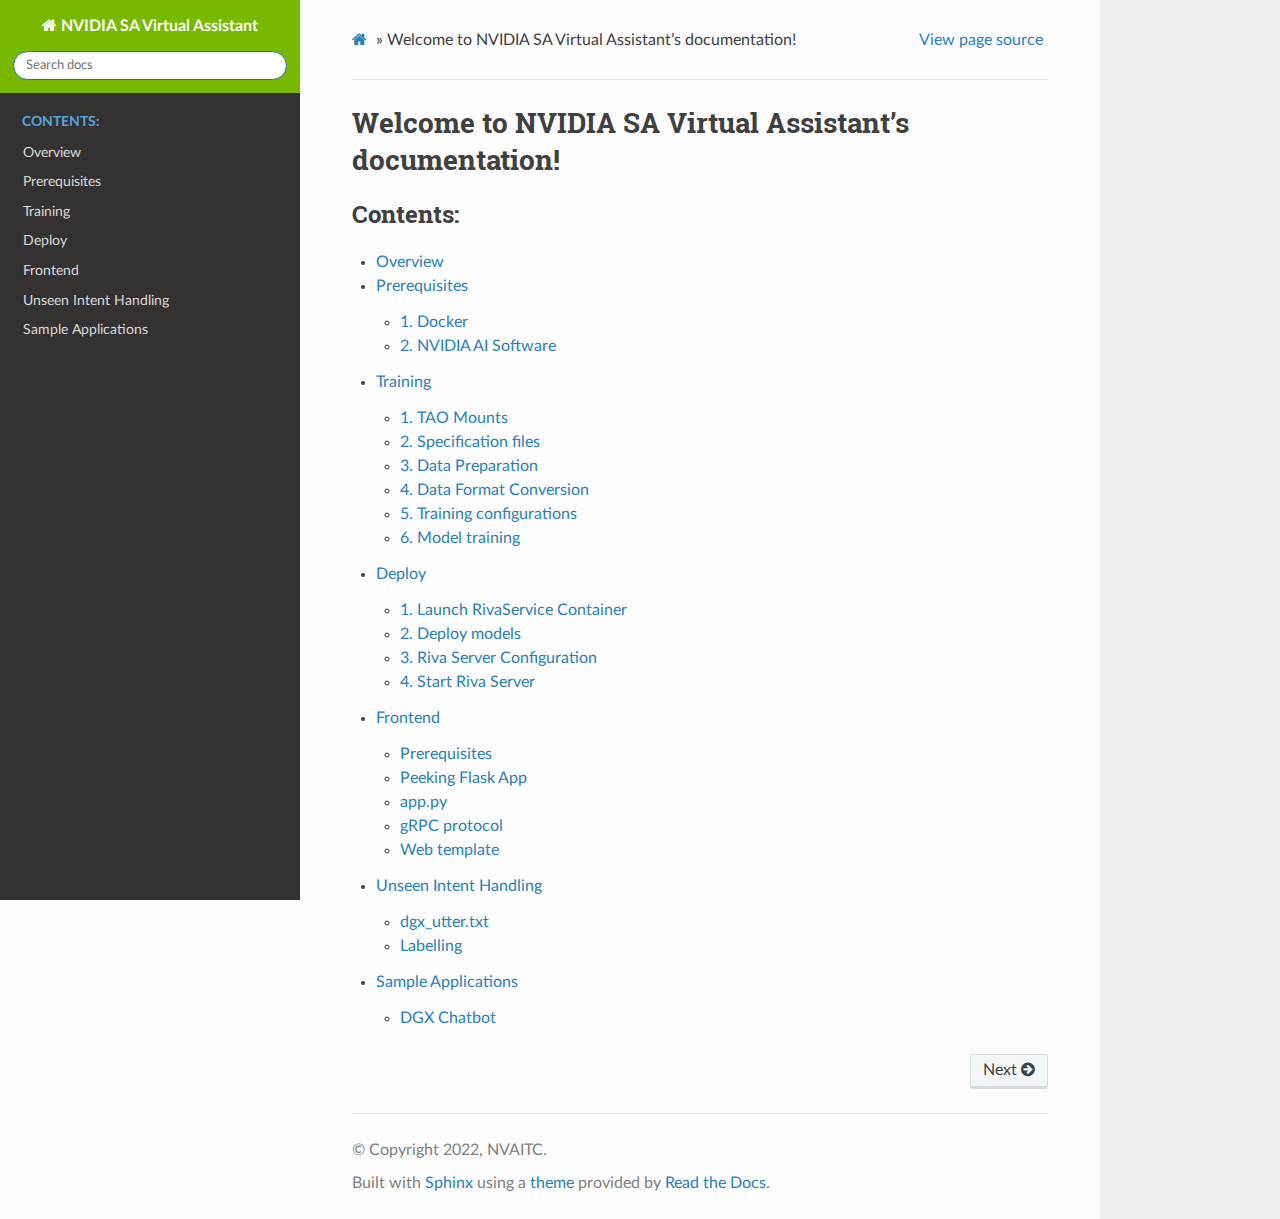
<file: _build/html/index.html>
<!DOCTYPE html>
<html class="writer-html4" lang="en" >
<head>
  <meta charset="utf-8" />
  <meta name="viewport" content="width=device-width, initial-scale=1.0" />
  <title>Welcome to NVIDIA SA Virtual Assistant’s documentation! &mdash; NVIDIA SA Virtual Assistant 1 documentation</title><link rel="stylesheet" href="_static/css/theme.css" type="text/css" />
    <link rel="stylesheet" href="_static/pygments.css" type="text/css" />
      <link rel="stylesheet" href="_static/css/custom.css" type="text/css" />
  <!--[if lt IE 9]>
    <script src="_static/js/html5shiv.min.js"></script>
  <![endif]-->
  <script id="documentation_options" data-url_root="./" src="_static/documentation_options.js"></script>
        <script type="text/javascript" src="_static/jquery.js"></script>
        <script type="text/javascript" src="_static/underscore.js"></script>
        <script type="text/javascript" src="_static/doctools.js"></script>
        <script type="text/javascript" src="_static/language_data.js"></script>
    <script src="_static/js/theme.js"></script>
    <link rel="index" title="Index" href="genindex.html" />
    <link rel="search" title="Search" href="search.html" />
    <link rel="next" title="Overview" href="arch.html" /> 
</head>

<body class="wy-body-for-nav"> 
  <div class="wy-grid-for-nav">
    <nav data-toggle="wy-nav-shift" class="wy-nav-side">
      <div class="wy-side-scroll">
        <div class="wy-side-nav-search" >
            <a href="#" class="icon icon-home"> NVIDIA SA Virtual Assistant
          </a>
<div role="search">
  <form id="rtd-search-form" class="wy-form" action="search.html" method="get">
    <input type="text" name="q" placeholder="Search docs" />
    <input type="hidden" name="check_keywords" value="yes" />
    <input type="hidden" name="area" value="default" />
  </form>
</div>
        </div><div class="wy-menu wy-menu-vertical" data-spy="affix" role="navigation" aria-label="Navigation menu">
              <p class="caption"><span class="caption-text">Contents:</span></p>
<ul>
<li class="toctree-l1"><a class="reference internal" href="arch.html">Overview</a></li>
<li class="toctree-l1"><a class="reference internal" href="prereq.html">Prerequisites</a></li>
<li class="toctree-l1"><a class="reference internal" href="training.html">Training</a></li>
<li class="toctree-l1"><a class="reference internal" href="deploy.html">Deploy</a></li>
<li class="toctree-l1"><a class="reference internal" href="frontend.html">Frontend</a></li>
<li class="toctree-l1"><a class="reference internal" href="intent_handling.html">Unseen Intent Handling</a></li>
<li class="toctree-l1"><a class="reference internal" href="samples.html">Sample Applications</a></li>
</ul>

        </div>
      </div>
    </nav>

    <section data-toggle="wy-nav-shift" class="wy-nav-content-wrap"><nav class="wy-nav-top" aria-label="Mobile navigation menu" >
          <i data-toggle="wy-nav-top" class="fa fa-bars"></i>
          <a href="#">NVIDIA SA Virtual Assistant</a>
      </nav>

      <div class="wy-nav-content">
        <div class="rst-content">
          <div role="navigation" aria-label="Page navigation">
  <ul class="wy-breadcrumbs">
      <li><a href="#" class="icon icon-home"></a> &raquo;</li>
      <li>Welcome to NVIDIA SA Virtual Assistant’s documentation!</li>
      <li class="wy-breadcrumbs-aside">
            <a href="_sources/index.rst.txt" rel="nofollow"> View page source</a>
      </li>
  </ul>
  <hr/>
</div>
          <div role="main" class="document" itemscope="itemscope" itemtype="http://schema.org/Article">
           <div itemprop="articleBody">
             
  <div class="section" id="welcome-to-nvidia-sa-virtual-assistant-s-documentation">
<h1>Welcome to NVIDIA SA Virtual Assistant’s documentation!<a class="headerlink" href="#welcome-to-nvidia-sa-virtual-assistant-s-documentation" title="Permalink to this headline">¶</a></h1>
<div class="toctree-wrapper compound">
<p class="caption"><span class="caption-text">Contents:</span></p>
<ul>
<li class="toctree-l1"><a class="reference internal" href="arch.html">Overview</a></li>
<li class="toctree-l1"><a class="reference internal" href="prereq.html">Prerequisites</a><ul>
<li class="toctree-l2"><a class="reference internal" href="prereq.html#docker">1. Docker</a></li>
<li class="toctree-l2"><a class="reference internal" href="prereq.html#nvidia-ai-software">2. NVIDIA AI Software</a></li>
</ul>
</li>
<li class="toctree-l1"><a class="reference internal" href="training.html">Training</a><ul>
<li class="toctree-l2"><a class="reference internal" href="training.html#tao-mounts">1. TAO Mounts</a></li>
<li class="toctree-l2"><a class="reference internal" href="training.html#specification-files">2. Specification files</a></li>
<li class="toctree-l2"><a class="reference internal" href="training.html#data-preparation">3. Data Preparation</a></li>
<li class="toctree-l2"><a class="reference internal" href="training.html#data-format-conversion">4. Data Format Conversion</a></li>
<li class="toctree-l2"><a class="reference internal" href="training.html#training-configurations">5. Training configurations</a></li>
<li class="toctree-l2"><a class="reference internal" href="training.html#model-training">6. Model training</a></li>
</ul>
</li>
<li class="toctree-l1"><a class="reference internal" href="deploy.html">Deploy</a><ul>
<li class="toctree-l2"><a class="reference internal" href="deploy.html#launch-rivaservice-container">1. Launch RivaService Container</a></li>
<li class="toctree-l2"><a class="reference internal" href="deploy.html#deploy-models">2. Deploy models</a></li>
<li class="toctree-l2"><a class="reference internal" href="deploy.html#riva-server-configuration">3. Riva Server Configuration</a></li>
<li class="toctree-l2"><a class="reference internal" href="deploy.html#start-riva-server">4. Start Riva Server</a></li>
</ul>
</li>
<li class="toctree-l1"><a class="reference internal" href="frontend.html">Frontend</a><ul>
<li class="toctree-l2"><a class="reference internal" href="frontend.html#prerequisites">Prerequisites</a></li>
<li class="toctree-l2"><a class="reference internal" href="frontend.html#peeking-flask-app">Peeking Flask App</a></li>
<li class="toctree-l2"><a class="reference internal" href="frontend.html#app-py">app.py</a></li>
<li class="toctree-l2"><a class="reference internal" href="frontend.html#grpc-protocol">gRPC protocol</a></li>
<li class="toctree-l2"><a class="reference internal" href="frontend.html#web-template">Web template</a></li>
</ul>
</li>
<li class="toctree-l1"><a class="reference internal" href="intent_handling.html">Unseen Intent Handling</a><ul>
<li class="toctree-l2"><a class="reference internal" href="intent_handling.html#dgx-utter-txt">dgx_utter.txt</a></li>
<li class="toctree-l2"><a class="reference internal" href="intent_handling.html#labelling">Labelling</a></li>
</ul>
</li>
<li class="toctree-l1"><a class="reference internal" href="samples.html">Sample Applications</a><ul>
<li class="toctree-l2"><a class="reference internal" href="samples.html#dgx-chatbot">DGX Chatbot</a></li>
</ul>
</li>
</ul>
</div>
</div>


           </div>
          </div>
          <footer><div class="rst-footer-buttons" role="navigation" aria-label="Footer">
        <a href="arch.html" class="btn btn-neutral float-right" title="Overview" accesskey="n" rel="next">Next <span class="fa fa-arrow-circle-right" aria-hidden="true"></span></a>
    </div>

  <hr/>

  <div role="contentinfo">
    <p>&#169; Copyright 2022, NVAITC.</p>
  </div>

  Built with <a href="https://www.sphinx-doc.org/">Sphinx</a> using a
    <a href="https://github.com/readthedocs/sphinx_rtd_theme">theme</a>
    provided by <a href="https://readthedocs.org">Read the Docs</a>.
   

</footer>
        </div>
      </div>
    </section>
  </div>
  <script>
      jQuery(function () {
          SphinxRtdTheme.Navigation.enable(true);
      });
  </script>  

<style>
    /* Sidebar header (and topbar for mobile) */
    .wy-side-nav-search,
    .wy-nav-top {
        background: #76b900;
    }


    /* Sidebar */
    /* .wy-nav-side {
        background: #76b900;
    } */
</style>


</body>
</html>
</file>
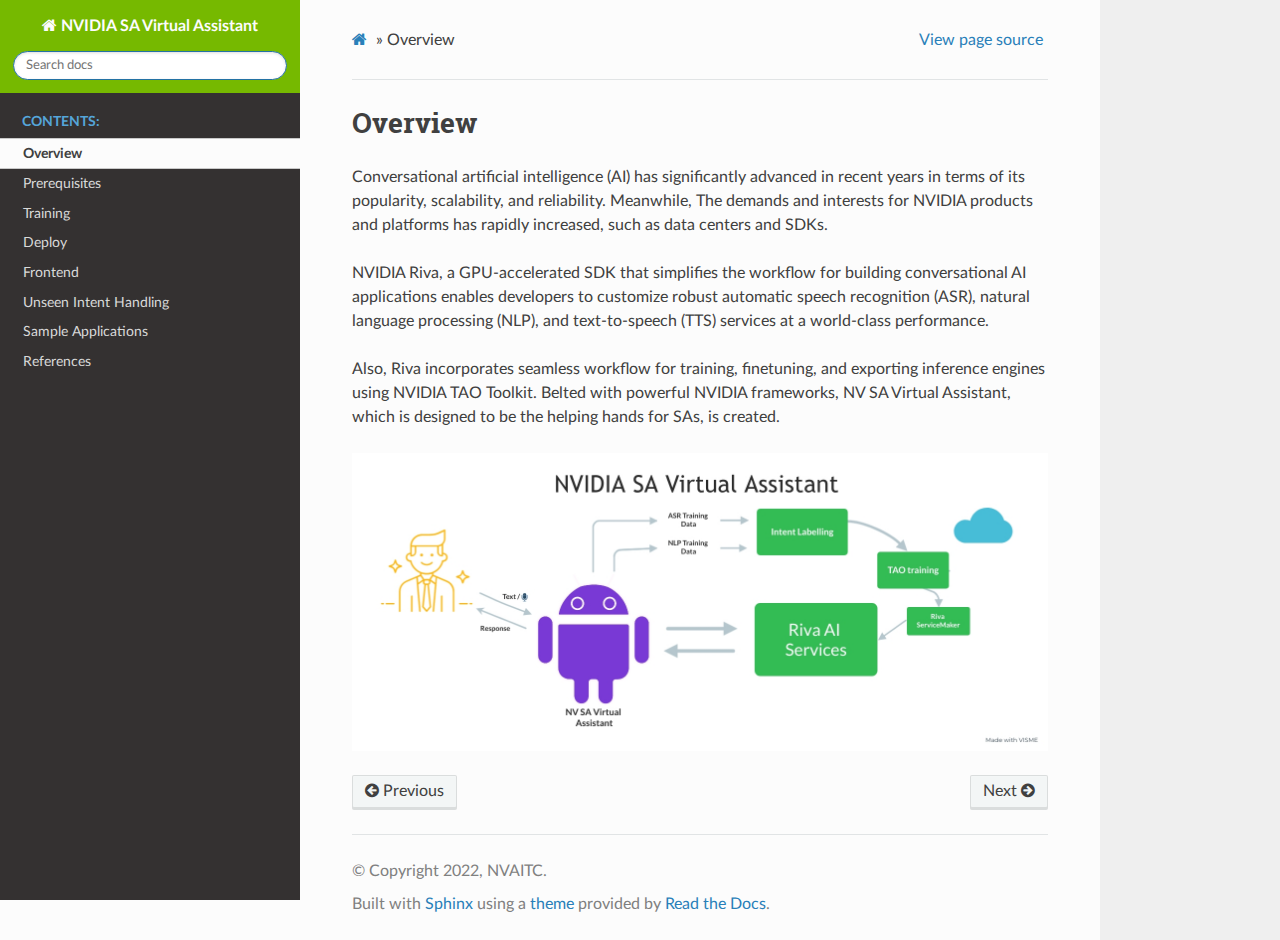
<file: _build/html/arch.html>
<!DOCTYPE html>
<html class="writer-html4" lang="en" >
<head>
  <meta charset="utf-8" />
  <meta name="viewport" content="width=device-width, initial-scale=1.0" />
  <title>Overview &mdash; NVIDIA SA Virtual Assistant 1 documentation</title><link rel="stylesheet" href="_static/css/theme.css" type="text/css" />
    <link rel="stylesheet" href="_static/pygments.css" type="text/css" />
      <link rel="stylesheet" href="_static/css/custom.css" type="text/css" />
  <!--[if lt IE 9]>
    <script src="_static/js/html5shiv.min.js"></script>
  <![endif]-->
  <script id="documentation_options" data-url_root="./" src="_static/documentation_options.js"></script>
        <script type="text/javascript" src="_static/jquery.js"></script>
        <script type="text/javascript" src="_static/underscore.js"></script>
        <script type="text/javascript" src="_static/doctools.js"></script>
        <script type="text/javascript" src="_static/language_data.js"></script>
    <script src="_static/js/theme.js"></script>
    <link rel="index" title="Index" href="genindex.html" />
    <link rel="search" title="Search" href="search.html" />
    <link rel="next" title="Prerequisites" href="prereq.html" />
    <link rel="prev" title="Welcome to NVIDIA SA Virtual Assistant’s documentation!" href="index.html" /> 
</head>

<body class="wy-body-for-nav"> 
  <div class="wy-grid-for-nav">
    <nav data-toggle="wy-nav-shift" class="wy-nav-side">
      <div class="wy-side-scroll">
        <div class="wy-side-nav-search" >
            <a href="index.html" class="icon icon-home"> NVIDIA SA Virtual Assistant
          </a>
<div role="search">
  <form id="rtd-search-form" class="wy-form" action="search.html" method="get">
    <input type="text" name="q" placeholder="Search docs" />
    <input type="hidden" name="check_keywords" value="yes" />
    <input type="hidden" name="area" value="default" />
  </form>
</div>
        </div><div class="wy-menu wy-menu-vertical" data-spy="affix" role="navigation" aria-label="Navigation menu">
              <p class="caption"><span class="caption-text">Contents:</span></p>
<ul class="current">
<li class="toctree-l1 current"><a class="current reference internal" href="#">Overview</a></li>
<li class="toctree-l1"><a class="reference internal" href="prereq.html">Prerequisites</a></li>
<li class="toctree-l1"><a class="reference internal" href="training.html">Training</a></li>
<li class="toctree-l1"><a class="reference internal" href="deploy.html">Deploy</a></li>
<li class="toctree-l1"><a class="reference internal" href="frontend.html">Frontend</a></li>
<li class="toctree-l1"><a class="reference internal" href="intent_handling.html">Unseen Intent Handling</a></li>
<li class="toctree-l1"><a class="reference internal" href="samples.html">Sample Applications</a></li>
<li class="toctree-l1"><a class="reference internal" href="ref.html">References</a></li>
</ul>

        </div>
      </div>
    </nav>

    <section data-toggle="wy-nav-shift" class="wy-nav-content-wrap"><nav class="wy-nav-top" aria-label="Mobile navigation menu" >
          <i data-toggle="wy-nav-top" class="fa fa-bars"></i>
          <a href="index.html">NVIDIA SA Virtual Assistant</a>
      </nav>

      <div class="wy-nav-content">
        <div class="rst-content">
          <div role="navigation" aria-label="Page navigation">
  <ul class="wy-breadcrumbs">
      <li><a href="index.html" class="icon icon-home"></a> &raquo;</li>
      <li>Overview</li>
      <li class="wy-breadcrumbs-aside">
            <a href="_sources/arch.rst.txt" rel="nofollow"> View page source</a>
      </li>
  </ul>
  <hr/>
</div>
          <div role="main" class="document" itemscope="itemscope" itemtype="http://schema.org/Article">
           <div itemprop="articleBody">
             
  <div class="section" id="overview">
<h1>Overview<a class="headerlink" href="#overview" title="Permalink to this headline">¶</a></h1>
<p>Conversational artificial intelligence (AI) has significantly advanced in recent years in terms of its popularity, scalability, and reliability. Meanwhile, The demands and interests for NVIDIA products and platforms has rapidly increased, such as data centers and SDKs.</p>
<p>NVIDIA Riva, a GPU-accelerated SDK that simplifies the workflow for building conversational AI applications enables developers to customize robust automatic speech recognition (ASR), natural language processing (NLP), and text-to-speech (TTS) services at a world-class performance.</p>
<p>Also, Riva incorporates seamless workflow for training, finetuning, and exporting inference engines using NVIDIA TAO Toolkit. Belted with powerful NVIDIA frameworks, NV SA Virtual Assistant, which is designed to be the helping hands for SAs, is created.</p>
<a class="reference internal image-reference" href="_images/Arch.jpg"><img alt="Alternative text" src="_images/Arch.jpg" style="width: 800px;" /></a>
</div>


           </div>
          </div>
          <footer><div class="rst-footer-buttons" role="navigation" aria-label="Footer">
        <a href="index.html" class="btn btn-neutral float-left" title="Welcome to NVIDIA SA Virtual Assistant’s documentation!" accesskey="p" rel="prev"><span class="fa fa-arrow-circle-left" aria-hidden="true"></span> Previous</a>
        <a href="prereq.html" class="btn btn-neutral float-right" title="Prerequisites" accesskey="n" rel="next">Next <span class="fa fa-arrow-circle-right" aria-hidden="true"></span></a>
    </div>

  <hr/>

  <div role="contentinfo">
    <p>&#169; Copyright 2022, NVAITC.</p>
  </div>

  Built with <a href="https://www.sphinx-doc.org/">Sphinx</a> using a
    <a href="https://github.com/readthedocs/sphinx_rtd_theme">theme</a>
    provided by <a href="https://readthedocs.org">Read the Docs</a>.
   

</footer>
        </div>
      </div>
    </section>
  </div>
  <script>
      jQuery(function () {
          SphinxRtdTheme.Navigation.enable(true);
      });
  </script>  

<style>
    /* Sidebar header (and topbar for mobile) */
    .wy-side-nav-search,
    .wy-nav-top {
        background: #76b900;
    }


    /* Sidebar */
    /* .wy-nav-side {
        background: #76b900;
    } */
</style>


</body>
</html>
</file>
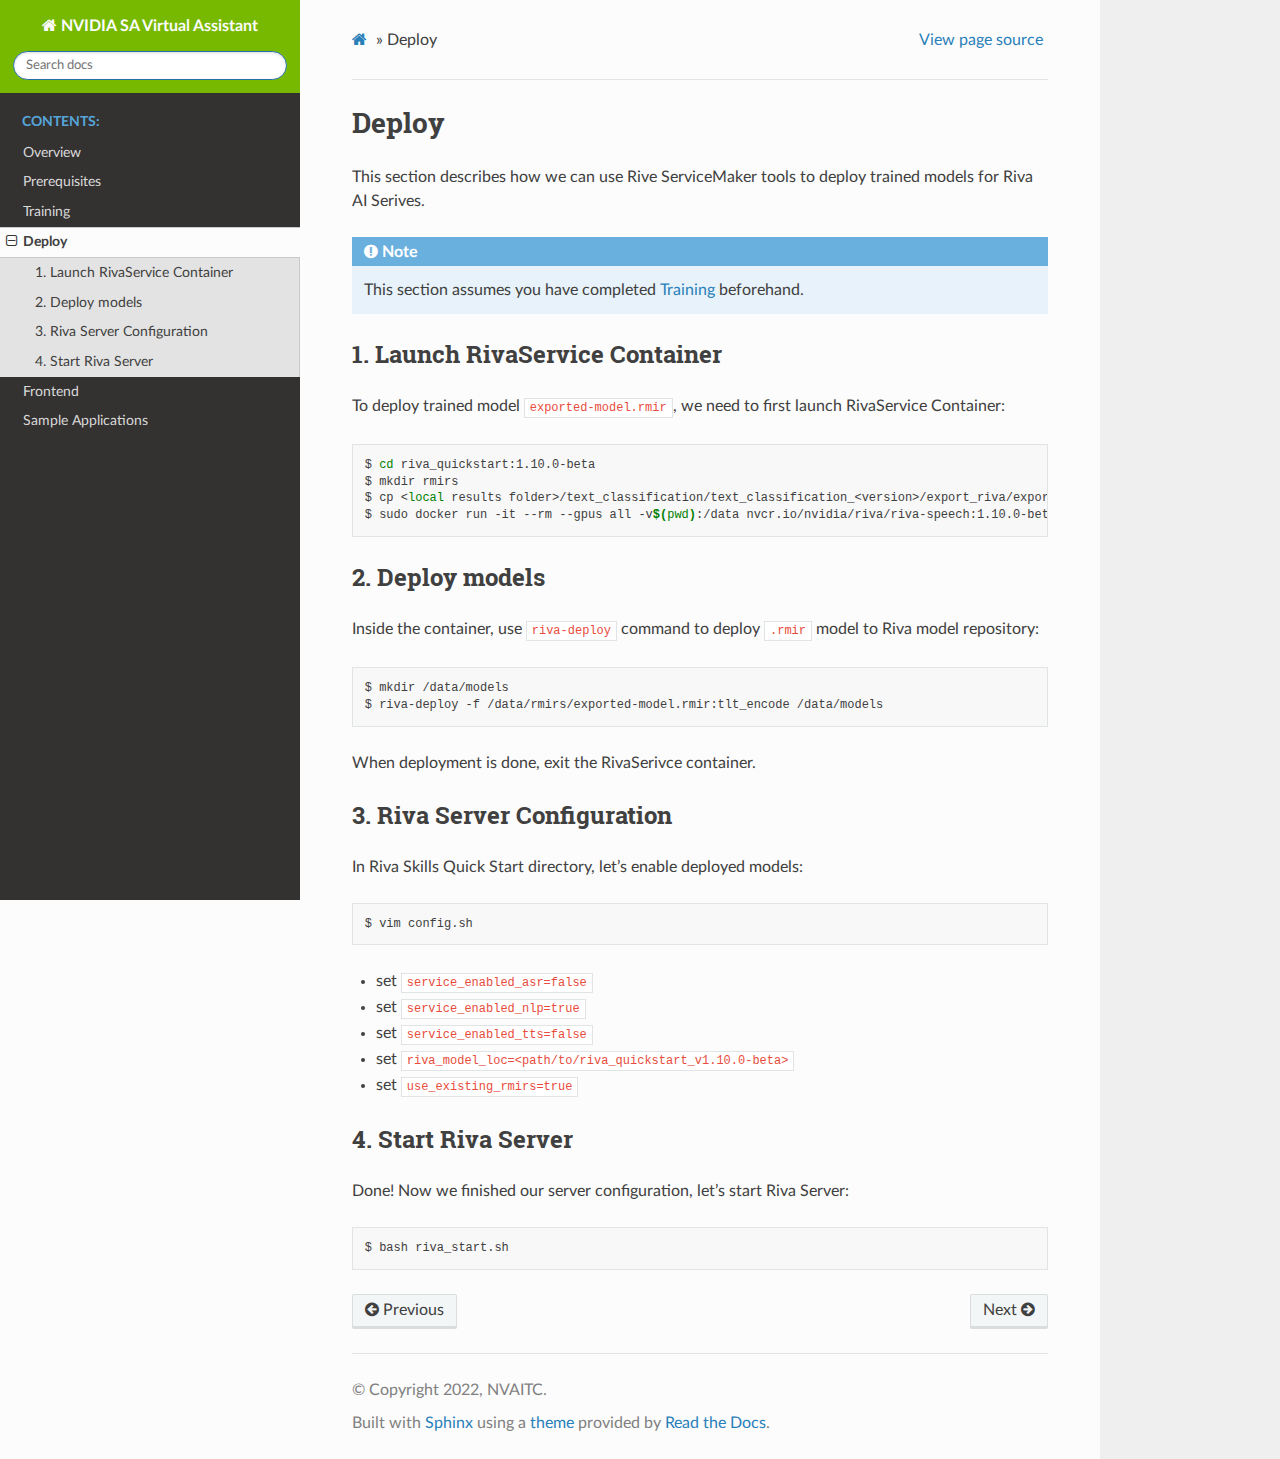
<file: _build/html/deploy.html>
<!DOCTYPE html>
<html class="writer-html4" lang="en" >
<head>
  <meta charset="utf-8" />
  <meta name="viewport" content="width=device-width, initial-scale=1.0" />
  <title>Deploy &mdash; NVIDIA SA Virtual Assistant 1 documentation</title><link rel="stylesheet" href="_static/css/theme.css" type="text/css" />
    <link rel="stylesheet" href="_static/pygments.css" type="text/css" />
      <link rel="stylesheet" href="_static/css/custom.css" type="text/css" />
  <!--[if lt IE 9]>
    <script src="_static/js/html5shiv.min.js"></script>
  <![endif]-->
  <script id="documentation_options" data-url_root="./" src="_static/documentation_options.js"></script>
        <script type="text/javascript" src="_static/jquery.js"></script>
        <script type="text/javascript" src="_static/underscore.js"></script>
        <script type="text/javascript" src="_static/doctools.js"></script>
        <script type="text/javascript" src="_static/language_data.js"></script>
    <script src="_static/js/theme.js"></script>
    <link rel="index" title="Index" href="genindex.html" />
    <link rel="search" title="Search" href="search.html" />
    <link rel="next" title="Frontend" href="frontend.html" />
    <link rel="prev" title="Training" href="training.html" /> 
</head>

<body class="wy-body-for-nav"> 
  <div class="wy-grid-for-nav">
    <nav data-toggle="wy-nav-shift" class="wy-nav-side">
      <div class="wy-side-scroll">
        <div class="wy-side-nav-search" >
            <a href="index.html" class="icon icon-home"> NVIDIA SA Virtual Assistant
          </a>
<div role="search">
  <form id="rtd-search-form" class="wy-form" action="search.html" method="get">
    <input type="text" name="q" placeholder="Search docs" />
    <input type="hidden" name="check_keywords" value="yes" />
    <input type="hidden" name="area" value="default" />
  </form>
</div>
        </div><div class="wy-menu wy-menu-vertical" data-spy="affix" role="navigation" aria-label="Navigation menu">
              <p class="caption"><span class="caption-text">Contents:</span></p>
<ul class="current">
<li class="toctree-l1"><a class="reference internal" href="arch.html">Overview</a></li>
<li class="toctree-l1"><a class="reference internal" href="prereq.html">Prerequisites</a></li>
<li class="toctree-l1"><a class="reference internal" href="training.html">Training</a></li>
<li class="toctree-l1 current"><a class="current reference internal" href="#">Deploy</a><ul>
<li class="toctree-l2"><a class="reference internal" href="#launch-rivaservice-container">1. Launch RivaService Container</a></li>
<li class="toctree-l2"><a class="reference internal" href="#deploy-models">2. Deploy models</a></li>
<li class="toctree-l2"><a class="reference internal" href="#riva-server-configuration">3. Riva Server Configuration</a></li>
<li class="toctree-l2"><a class="reference internal" href="#start-riva-server">4. Start Riva Server</a></li>
</ul>
</li>
<li class="toctree-l1"><a class="reference internal" href="frontend.html">Frontend</a></li>
<li class="toctree-l1"><a class="reference internal" href="samples.html">Sample Applications</a></li>
</ul>

        </div>
      </div>
    </nav>

    <section data-toggle="wy-nav-shift" class="wy-nav-content-wrap"><nav class="wy-nav-top" aria-label="Mobile navigation menu" >
          <i data-toggle="wy-nav-top" class="fa fa-bars"></i>
          <a href="index.html">NVIDIA SA Virtual Assistant</a>
      </nav>

      <div class="wy-nav-content">
        <div class="rst-content">
          <div role="navigation" aria-label="Page navigation">
  <ul class="wy-breadcrumbs">
      <li><a href="index.html" class="icon icon-home"></a> &raquo;</li>
      <li>Deploy</li>
      <li class="wy-breadcrumbs-aside">
            <a href="_sources/deploy.rst.txt" rel="nofollow"> View page source</a>
      </li>
  </ul>
  <hr/>
</div>
          <div role="main" class="document" itemscope="itemscope" itemtype="http://schema.org/Article">
           <div itemprop="articleBody">
             
  <div class="section" id="deploy">
<h1>Deploy<a class="headerlink" href="#deploy" title="Permalink to this headline">¶</a></h1>
<p>This section describes how we can use Rive ServiceMaker tools to deploy trained models for Riva AI Serives.</p>
<div class="admonition note">
<p class="first admonition-title">Note</p>
<p class="last">This section assumes you have completed <a class="reference internal" href="training.html#training"><span class="std std-ref">Training</span></a> beforehand.</p>
</div>
<div class="section" id="launch-rivaservice-container">
<h2>1. Launch RivaService Container<a class="headerlink" href="#launch-rivaservice-container" title="Permalink to this headline">¶</a></h2>
<p>To deploy trained model <code class="file docutils literal notranslate"><span class="pre">exported-model.rmir</span></code>, we need to first launch RivaService Container:</p>
<div class="highlight-bash notranslate"><div class="highlight"><pre><span></span>$ <span class="nb">cd</span> riva_quickstart:1.10.0-beta
$ mkdir rmirs
$ cp &lt;<span class="nb">local</span> results folder&gt;/text_classification/text_classification_&lt;version&gt;/export_riva/exported-model.rmir rmirs/
$ sudo docker run -it --rm --gpus all -v<span class="k">$(</span><span class="nb">pwd</span><span class="k">)</span>:/data nvcr.io/nvidia/riva/riva-speech:1.10.0-beta-servicemaker
</pre></div>
</div>
</div>
<div class="section" id="deploy-models">
<h2>2. Deploy models<a class="headerlink" href="#deploy-models" title="Permalink to this headline">¶</a></h2>
<p>Inside the container, use <code class="code docutils literal notranslate"><span class="pre">riva-deploy</span></code> command to deploy <code class="code docutils literal notranslate"><span class="pre">.rmir</span></code> model to Riva model repository:</p>
<div class="highlight-bash notranslate"><div class="highlight"><pre><span></span>$ mkdir /data/models
$ riva-deploy -f /data/rmirs/exported-model.rmir:tlt_encode /data/models
</pre></div>
</div>
<p>When deployment is done, exit the RivaSerivce container.</p>
</div>
<div class="section" id="riva-server-configuration">
<h2>3. Riva Server Configuration<a class="headerlink" href="#riva-server-configuration" title="Permalink to this headline">¶</a></h2>
<p>In Riva Skills Quick Start directory, let’s enable deployed models:</p>
<div class="highlight-bash notranslate"><div class="highlight"><pre><span></span>$ vim config.sh
</pre></div>
</div>
<ul class="simple">
<li>set <code class="code docutils literal notranslate"><span class="pre">service_enabled_asr=false</span></code></li>
<li>set <code class="code docutils literal notranslate"><span class="pre">service_enabled_nlp=true</span></code></li>
<li>set <code class="code docutils literal notranslate"><span class="pre">service_enabled_tts=false</span></code></li>
<li>set <code class="code docutils literal notranslate"><span class="pre">riva_model_loc=&lt;path/to/riva_quickstart_v1.10.0-beta&gt;</span></code></li>
<li>set <code class="code docutils literal notranslate"><span class="pre">use_existing_rmirs=true</span></code></li>
</ul>
</div>
<div class="section" id="start-riva-server">
<h2>4. Start Riva Server<a class="headerlink" href="#start-riva-server" title="Permalink to this headline">¶</a></h2>
<p>Done! Now we finished our server configuration, let’s start Riva Server:</p>
<div class="highlight-bash notranslate"><div class="highlight"><pre><span></span>$ bash riva_start.sh
</pre></div>
</div>
</div>
</div>


           </div>
          </div>
          <footer><div class="rst-footer-buttons" role="navigation" aria-label="Footer">
        <a href="training.html" class="btn btn-neutral float-left" title="Training" accesskey="p" rel="prev"><span class="fa fa-arrow-circle-left" aria-hidden="true"></span> Previous</a>
        <a href="frontend.html" class="btn btn-neutral float-right" title="Frontend" accesskey="n" rel="next">Next <span class="fa fa-arrow-circle-right" aria-hidden="true"></span></a>
    </div>

  <hr/>

  <div role="contentinfo">
    <p>&#169; Copyright 2022, NVAITC.</p>
  </div>

  Built with <a href="https://www.sphinx-doc.org/">Sphinx</a> using a
    <a href="https://github.com/readthedocs/sphinx_rtd_theme">theme</a>
    provided by <a href="https://readthedocs.org">Read the Docs</a>.
   

</footer>
        </div>
      </div>
    </section>
  </div>
  <script>
      jQuery(function () {
          SphinxRtdTheme.Navigation.enable(true);
      });
  </script>  

<style>
    /* Sidebar header (and topbar for mobile) */
    .wy-side-nav-search,
    .wy-nav-top {
        background: #76b900;
    }


    /* Sidebar */
    /* .wy-nav-side {
        background: #76b900;
    } */
</style>


</body>
</html>
</file>
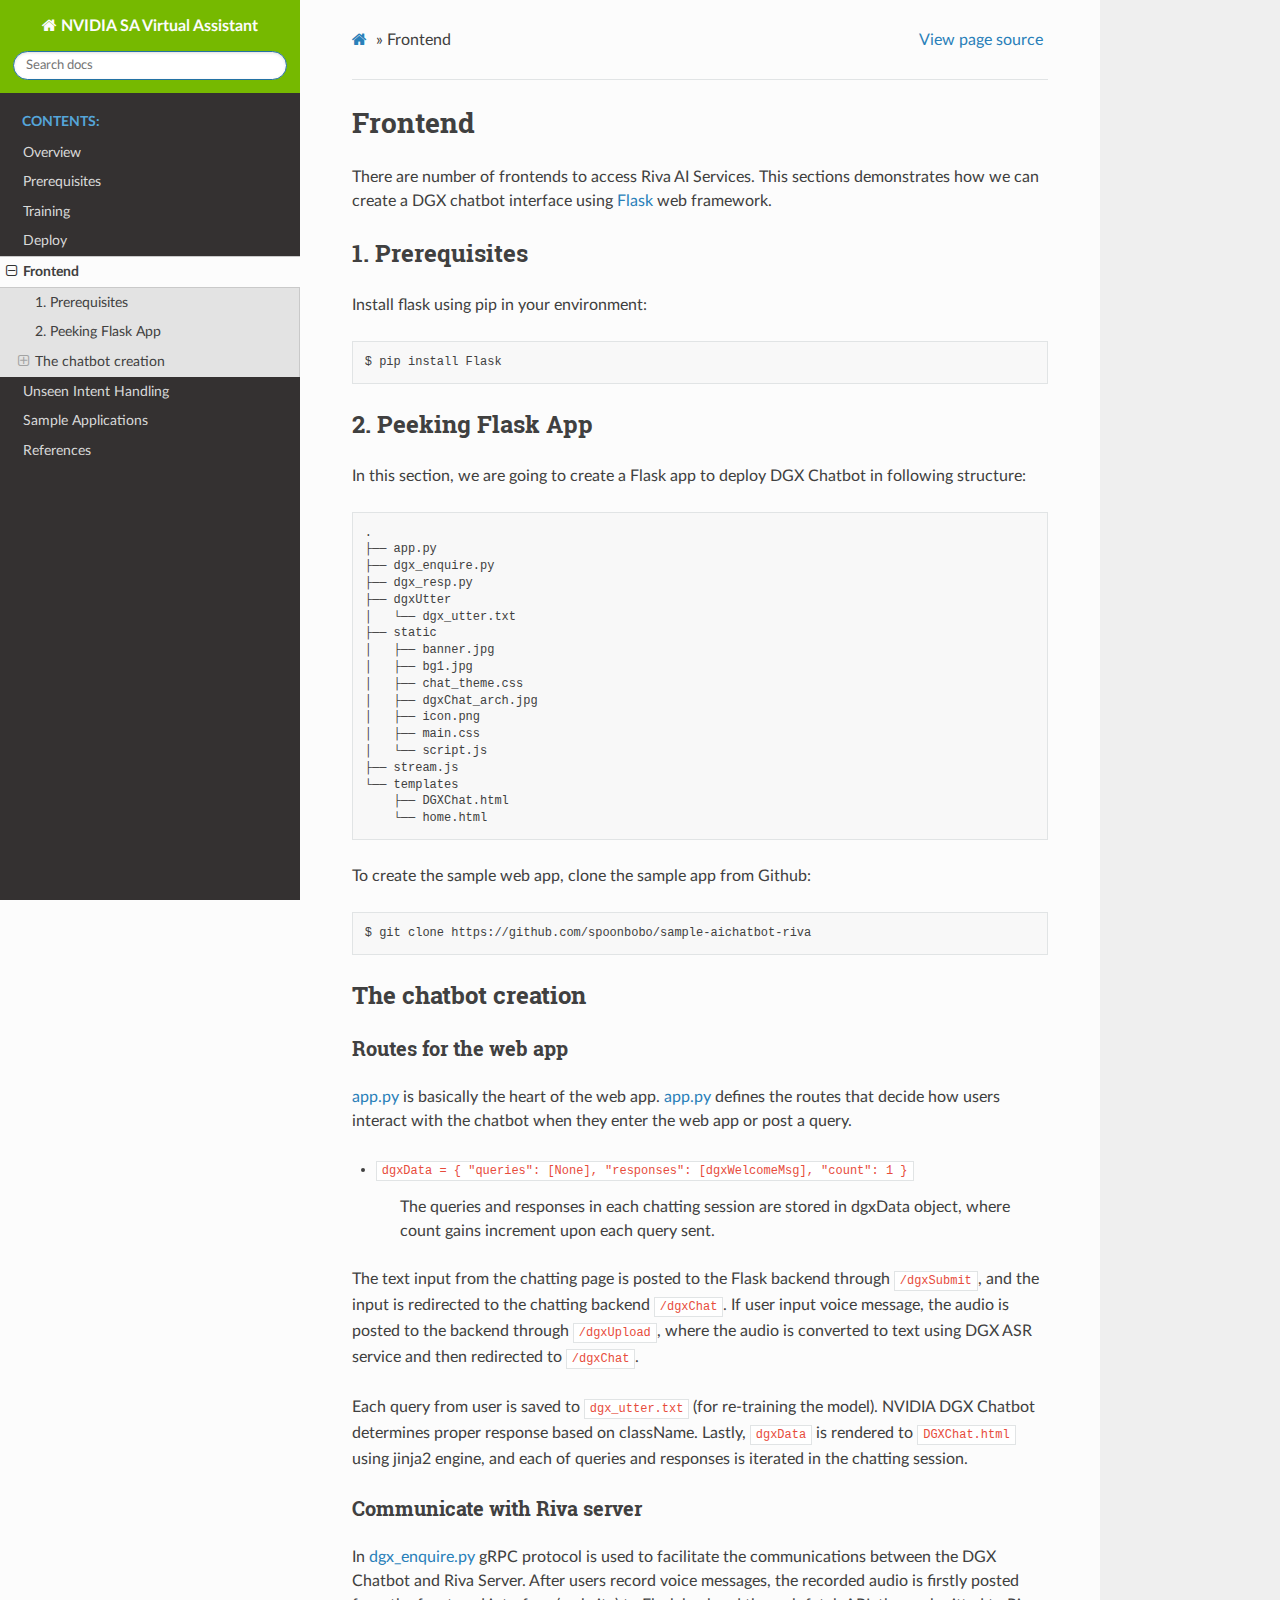
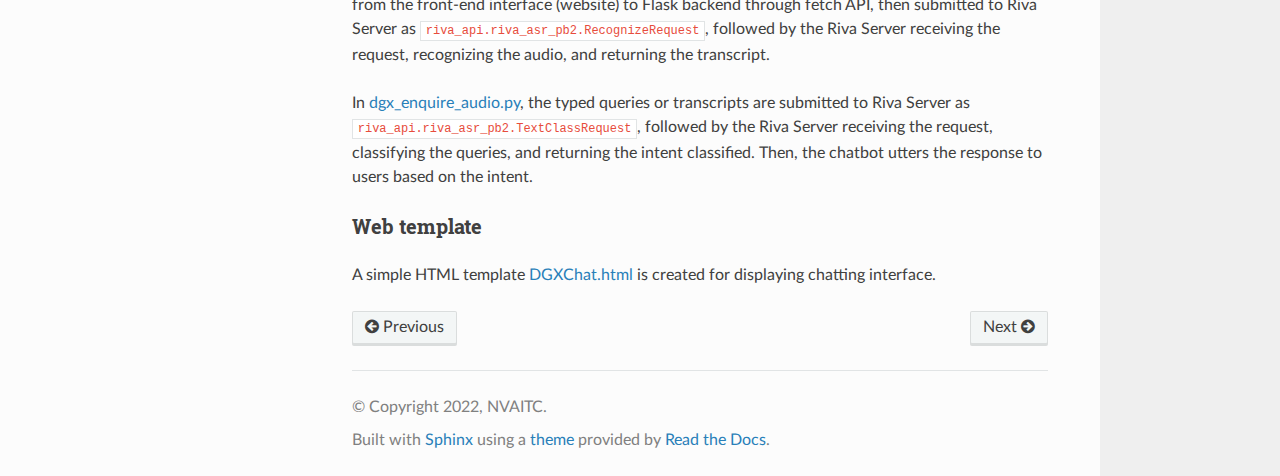
<file: _build/html/frontend.html>
<!DOCTYPE html>
<html class="writer-html4" lang="en" >
<head>
  <meta charset="utf-8" />
  <meta name="viewport" content="width=device-width, initial-scale=1.0" />
  <title>Frontend &mdash; NVIDIA SA Virtual Assistant 1 documentation</title><link rel="stylesheet" href="_static/css/theme.css" type="text/css" />
    <link rel="stylesheet" href="_static/pygments.css" type="text/css" />
      <link rel="stylesheet" href="_static/css/custom.css" type="text/css" />
  <!--[if lt IE 9]>
    <script src="_static/js/html5shiv.min.js"></script>
  <![endif]-->
  <script id="documentation_options" data-url_root="./" src="_static/documentation_options.js"></script>
        <script type="text/javascript" src="_static/jquery.js"></script>
        <script type="text/javascript" src="_static/underscore.js"></script>
        <script type="text/javascript" src="_static/doctools.js"></script>
        <script type="text/javascript" src="_static/language_data.js"></script>
    <script src="_static/js/theme.js"></script>
    <link rel="index" title="Index" href="genindex.html" />
    <link rel="search" title="Search" href="search.html" />
    <link rel="next" title="Unseen Intent Handling" href="intent_handling.html" />
    <link rel="prev" title="Deploy" href="deploy.html" /> 
</head>

<body class="wy-body-for-nav"> 
  <div class="wy-grid-for-nav">
    <nav data-toggle="wy-nav-shift" class="wy-nav-side">
      <div class="wy-side-scroll">
        <div class="wy-side-nav-search" >
            <a href="index.html" class="icon icon-home"> NVIDIA SA Virtual Assistant
          </a>
<div role="search">
  <form id="rtd-search-form" class="wy-form" action="search.html" method="get">
    <input type="text" name="q" placeholder="Search docs" />
    <input type="hidden" name="check_keywords" value="yes" />
    <input type="hidden" name="area" value="default" />
  </form>
</div>
        </div><div class="wy-menu wy-menu-vertical" data-spy="affix" role="navigation" aria-label="Navigation menu">
              <p class="caption"><span class="caption-text">Contents:</span></p>
<ul class="current">
<li class="toctree-l1"><a class="reference internal" href="arch.html">Overview</a></li>
<li class="toctree-l1"><a class="reference internal" href="prereq.html">Prerequisites</a></li>
<li class="toctree-l1"><a class="reference internal" href="training.html">Training</a></li>
<li class="toctree-l1"><a class="reference internal" href="deploy.html">Deploy</a></li>
<li class="toctree-l1 current"><a class="current reference internal" href="#">Frontend</a><ul>
<li class="toctree-l2"><a class="reference internal" href="#prerequisites">1. Prerequisites</a></li>
<li class="toctree-l2"><a class="reference internal" href="#peeking-flask-app">2. Peeking Flask App</a></li>
<li class="toctree-l2"><a class="reference internal" href="#the-chatbot-creation">The chatbot creation</a><ul>
<li class="toctree-l3"><a class="reference internal" href="#routes-for-the-web-app">Routes for the web app</a></li>
<li class="toctree-l3"><a class="reference internal" href="#communicate-with-riva-server">Communicate with Riva server</a></li>
<li class="toctree-l3"><a class="reference internal" href="#web-template">Web template</a></li>
</ul>
</li>
</ul>
</li>
<li class="toctree-l1"><a class="reference internal" href="intent_handling.html">Unseen Intent Handling</a></li>
<li class="toctree-l1"><a class="reference internal" href="samples.html">Sample Applications</a></li>
<li class="toctree-l1"><a class="reference internal" href="ref.html">References</a></li>
</ul>

        </div>
      </div>
    </nav>

    <section data-toggle="wy-nav-shift" class="wy-nav-content-wrap"><nav class="wy-nav-top" aria-label="Mobile navigation menu" >
          <i data-toggle="wy-nav-top" class="fa fa-bars"></i>
          <a href="index.html">NVIDIA SA Virtual Assistant</a>
      </nav>

      <div class="wy-nav-content">
        <div class="rst-content">
          <div role="navigation" aria-label="Page navigation">
  <ul class="wy-breadcrumbs">
      <li><a href="index.html" class="icon icon-home"></a> &raquo;</li>
      <li>Frontend</li>
      <li class="wy-breadcrumbs-aside">
            <a href="_sources/frontend.rst.txt" rel="nofollow"> View page source</a>
      </li>
  </ul>
  <hr/>
</div>
          <div role="main" class="document" itemscope="itemscope" itemtype="http://schema.org/Article">
           <div itemprop="articleBody">
             
  <div class="section" id="frontend">
<span id="id1"></span><h1>Frontend<a class="headerlink" href="#frontend" title="Permalink to this headline">¶</a></h1>
<p>There are number of frontends to access Riva AI Services. This sections demonstrates how we can create a DGX chatbot interface using <a class="reference external" href="https://flask.palletsprojects.com/en/2.0.x/quickstart/">Flask</a> web framework.</p>
<div class="section" id="prerequisites">
<h2>1. Prerequisites<a class="headerlink" href="#prerequisites" title="Permalink to this headline">¶</a></h2>
<p>Install flask using pip in your environment:</p>
<div class="highlight-bash notranslate"><div class="highlight"><pre><span></span>$ pip install Flask
</pre></div>
</div>
</div>
<div class="section" id="peeking-flask-app">
<h2>2. Peeking Flask App<a class="headerlink" href="#peeking-flask-app" title="Permalink to this headline">¶</a></h2>
<p>In this section, we are going to create a Flask app to deploy DGX Chatbot in following structure:</p>
<div class="highlight-bash notranslate"><div class="highlight"><pre><span></span>.
├── app.py
├── dgx_enquire.py
├── dgx_resp.py
├── dgxUtter
│   └── dgx_utter.txt
├── static
│   ├── banner.jpg
│   ├── bg1.jpg
│   ├── chat_theme.css
│   ├── dgxChat_arch.jpg
│   ├── icon.png
│   ├── main.css
│   └── script.js
├── stream.js
└── templates
    ├── DGXChat.html
    └── home.html
</pre></div>
</div>
<p>To create the sample web app, clone the sample app from Github:</p>
<div class="highlight-bash notranslate"><div class="highlight"><pre><span></span>$ git clone https://github.com/spoonbobo/sample-aichatbot-riva
</pre></div>
</div>
</div>
<div class="section" id="the-chatbot-creation">
<h2>The chatbot creation<a class="headerlink" href="#the-chatbot-creation" title="Permalink to this headline">¶</a></h2>
<div class="section" id="routes-for-the-web-app">
<h3>Routes for the web app<a class="headerlink" href="#routes-for-the-web-app" title="Permalink to this headline">¶</a></h3>
<p><a class="reference internal" href="ref.html#apppy"><span class="std std-ref">app.py</span></a> is basically the heart of the web app. <a class="reference internal" href="ref.html#apppy"><span class="std std-ref">app.py</span></a> defines the routes that decide how users interact with the chatbot when they enter the web app or post a query.</p>
<ul>
<li><p class="first"><code class="code docutils literal notranslate"><span class="pre">dgxData</span> <span class="pre">=</span> <span class="pre">{</span> <span class="pre">&quot;queries&quot;:</span> <span class="pre">[None],</span> <span class="pre">&quot;responses&quot;:</span> <span class="pre">[dgxWelcomeMsg],</span> <span class="pre">&quot;count&quot;:</span> <span class="pre">1</span> <span class="pre">}</span></code></p>
<blockquote>
<div><p>The queries and responses in each chatting session are stored in dgxData object, where count gains increment upon each query sent.</p>
</div></blockquote>
</li>
</ul>
<p>The text input from the chatting page is posted to the Flask backend through <code class="code docutils literal notranslate"><span class="pre">/dgxSubmit</span></code>, and the input is redirected to the chatting backend <code class="code docutils literal notranslate"><span class="pre">/dgxChat</span></code>. If user input voice message, the audio is posted to the backend through <code class="code docutils literal notranslate"><span class="pre">/dgxUpload</span></code>, where the audio is converted to text using DGX ASR service and then redirected to <code class="code docutils literal notranslate"><span class="pre">/dgxChat</span></code>.</p>
<p>Each query from user is saved to <code class="file docutils literal notranslate"><span class="pre">dgx_utter.txt</span></code> (for re-training the model). NVIDIA DGX Chatbot determines proper response based on className. Lastly, <code class="code docutils literal notranslate"><span class="pre">dgxData</span></code> is rendered to <code class="file docutils literal notranslate"><span class="pre">DGXChat.html</span></code>  using jinja2 engine, and each of queries and responses is iterated in the chatting session.</p>
</div>
<div class="section" id="communicate-with-riva-server">
<h3>Communicate with Riva server<a class="headerlink" href="#communicate-with-riva-server" title="Permalink to this headline">¶</a></h3>
<p>In <a class="reference internal" href="ref.html#dgxenquire"><span class="std std-ref">dgx_enquire.py</span></a> gRPC protocol is used to facilitate the communications between the DGX Chatbot and Riva Server. After users record voice messages, the recorded audio is firstly posted from the front-end interface (website) to Flask backend through fetch API, then submitted to Riva Server as <code class="code docutils literal notranslate"><span class="pre">riva_api.riva_asr_pb2.RecognizeRequest</span></code>, followed by the Riva Server receiving the request, recognizing the audio, and returning the transcript.</p>
<p>In <a class="reference internal" href="ref.html#dgxenquireaudio"><span class="std std-ref">dgx_enquire_audio.py</span></a>, the typed queries or transcripts are submitted to Riva Server as <code class="code docutils literal notranslate"><span class="pre">riva_api.riva_asr_pb2.TextClassRequest</span></code>, followed by the Riva Server receiving the request, classifying the queries, and returning the intent classified. Then, the chatbot utters the response to users based on the intent.</p>
</div>
<div class="section" id="web-template">
<h3>Web template<a class="headerlink" href="#web-template" title="Permalink to this headline">¶</a></h3>
<p>A simple HTML template <a class="reference internal" href="ref.html#dgxchat"><span class="std std-ref">DGXChat.html</span></a> is created for displaying chatting interface.</p>
</div>
</div>
</div>


           </div>
          </div>
          <footer><div class="rst-footer-buttons" role="navigation" aria-label="Footer">
        <a href="deploy.html" class="btn btn-neutral float-left" title="Deploy" accesskey="p" rel="prev"><span class="fa fa-arrow-circle-left" aria-hidden="true"></span> Previous</a>
        <a href="intent_handling.html" class="btn btn-neutral float-right" title="Unseen Intent Handling" accesskey="n" rel="next">Next <span class="fa fa-arrow-circle-right" aria-hidden="true"></span></a>
    </div>

  <hr/>

  <div role="contentinfo">
    <p>&#169; Copyright 2022, NVAITC.</p>
  </div>

  Built with <a href="https://www.sphinx-doc.org/">Sphinx</a> using a
    <a href="https://github.com/readthedocs/sphinx_rtd_theme">theme</a>
    provided by <a href="https://readthedocs.org">Read the Docs</a>.
   

</footer>
        </div>
      </div>
    </section>
  </div>
  <script>
      jQuery(function () {
          SphinxRtdTheme.Navigation.enable(true);
      });
  </script>  

<style>
    /* Sidebar header (and topbar for mobile) */
    .wy-side-nav-search,
    .wy-nav-top {
        background: #76b900;
    }


    /* Sidebar */
    /* .wy-nav-side {
        background: #76b900;
    } */
</style>


</body>
</html>
</file>
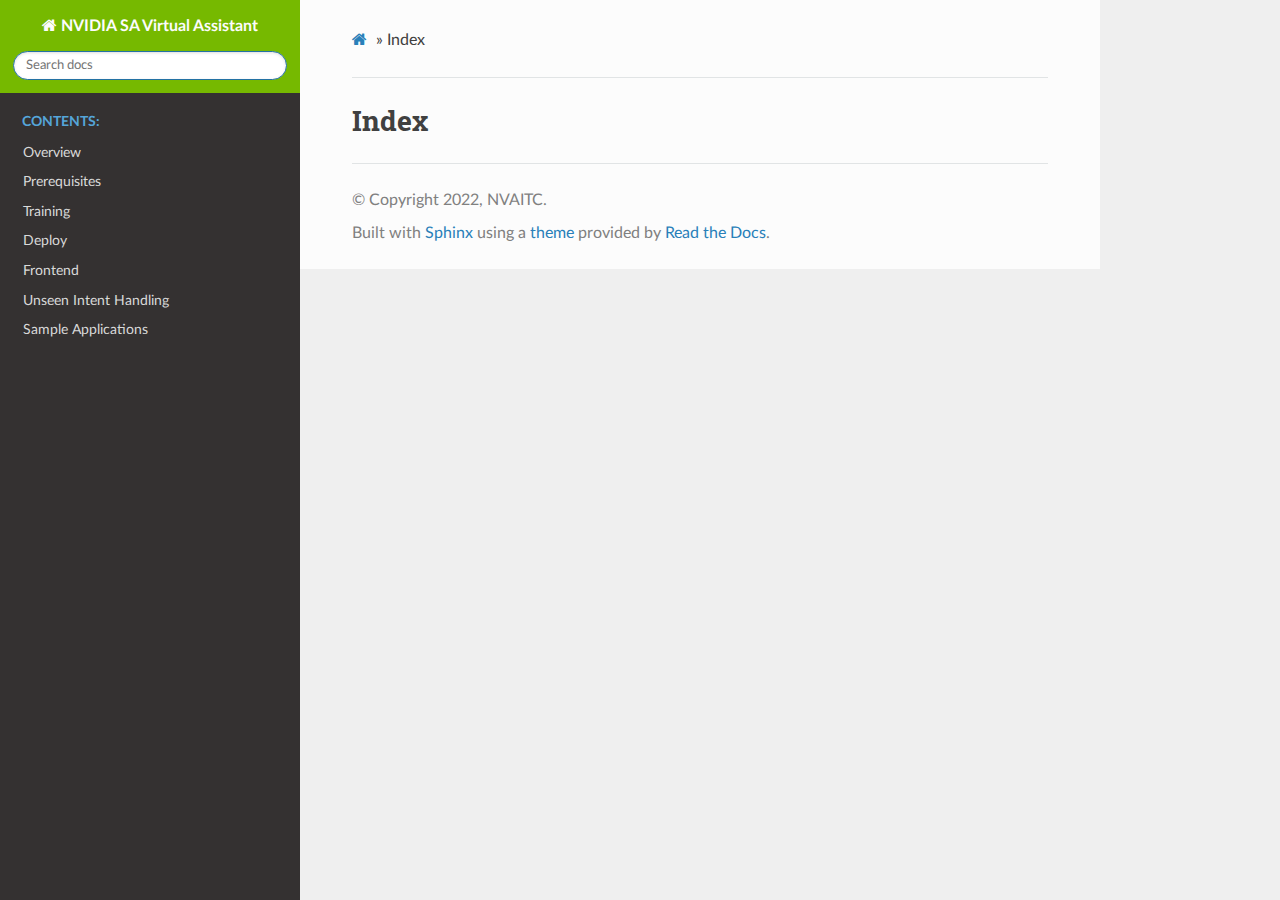
<file: _build/html/genindex.html>
<!DOCTYPE html>
<html class="writer-html4" lang="en" >
<head>
  <meta charset="utf-8" />
  <meta name="viewport" content="width=device-width, initial-scale=1.0" />
  <title>Index &mdash; NVIDIA SA Virtual Assistant 1 documentation</title><link rel="stylesheet" href="_static/css/theme.css" type="text/css" />
    <link rel="stylesheet" href="_static/pygments.css" type="text/css" />
      <link rel="stylesheet" href="_static/css/custom.css" type="text/css" />
  <!--[if lt IE 9]>
    <script src="_static/js/html5shiv.min.js"></script>
  <![endif]-->
  <script id="documentation_options" data-url_root="./" src="_static/documentation_options.js"></script>
        <script type="text/javascript" src="_static/jquery.js"></script>
        <script type="text/javascript" src="_static/underscore.js"></script>
        <script type="text/javascript" src="_static/doctools.js"></script>
        <script type="text/javascript" src="_static/language_data.js"></script>
    <script src="_static/js/theme.js"></script>
    <link rel="index" title="Index" href="#" />
    <link rel="search" title="Search" href="search.html" /> 
</head>

<body class="wy-body-for-nav"> 
  <div class="wy-grid-for-nav">
    <nav data-toggle="wy-nav-shift" class="wy-nav-side">
      <div class="wy-side-scroll">
        <div class="wy-side-nav-search" >
            <a href="index.html" class="icon icon-home"> NVIDIA SA Virtual Assistant
          </a>
<div role="search">
  <form id="rtd-search-form" class="wy-form" action="search.html" method="get">
    <input type="text" name="q" placeholder="Search docs" />
    <input type="hidden" name="check_keywords" value="yes" />
    <input type="hidden" name="area" value="default" />
  </form>
</div>
        </div><div class="wy-menu wy-menu-vertical" data-spy="affix" role="navigation" aria-label="Navigation menu">
              <p class="caption"><span class="caption-text">Contents:</span></p>
<ul>
<li class="toctree-l1"><a class="reference internal" href="arch.html">Overview</a></li>
<li class="toctree-l1"><a class="reference internal" href="prereq.html">Prerequisites</a></li>
<li class="toctree-l1"><a class="reference internal" href="training.html">Training</a></li>
<li class="toctree-l1"><a class="reference internal" href="deploy.html">Deploy</a></li>
<li class="toctree-l1"><a class="reference internal" href="frontend.html">Frontend</a></li>
<li class="toctree-l1"><a class="reference internal" href="intent_handling.html">Unseen Intent Handling</a></li>
<li class="toctree-l1"><a class="reference internal" href="samples.html">Sample Applications</a></li>
</ul>

        </div>
      </div>
    </nav>

    <section data-toggle="wy-nav-shift" class="wy-nav-content-wrap"><nav class="wy-nav-top" aria-label="Mobile navigation menu" >
          <i data-toggle="wy-nav-top" class="fa fa-bars"></i>
          <a href="index.html">NVIDIA SA Virtual Assistant</a>
      </nav>

      <div class="wy-nav-content">
        <div class="rst-content">
          <div role="navigation" aria-label="Page navigation">
  <ul class="wy-breadcrumbs">
      <li><a href="index.html" class="icon icon-home"></a> &raquo;</li>
      <li>Index</li>
      <li class="wy-breadcrumbs-aside">
      </li>
  </ul>
  <hr/>
</div>
          <div role="main" class="document" itemscope="itemscope" itemtype="http://schema.org/Article">
           <div itemprop="articleBody">
             

<h1 id="index">Index</h1>

<div class="genindex-jumpbox">
 
</div>


           </div>
          </div>
          <footer>

  <hr/>

  <div role="contentinfo">
    <p>&#169; Copyright 2022, NVAITC.</p>
  </div>

  Built with <a href="https://www.sphinx-doc.org/">Sphinx</a> using a
    <a href="https://github.com/readthedocs/sphinx_rtd_theme">theme</a>
    provided by <a href="https://readthedocs.org">Read the Docs</a>.
   

</footer>
        </div>
      </div>
    </section>
  </div>
  <script>
      jQuery(function () {
          SphinxRtdTheme.Navigation.enable(true);
      });
  </script>  

<style>
    /* Sidebar header (and topbar for mobile) */
    .wy-side-nav-search,
    .wy-nav-top {
        background: #76b900;
    }


    /* Sidebar */
    /* .wy-nav-side {
        background: #76b900;
    } */
</style>


</body>
</html>
</file>
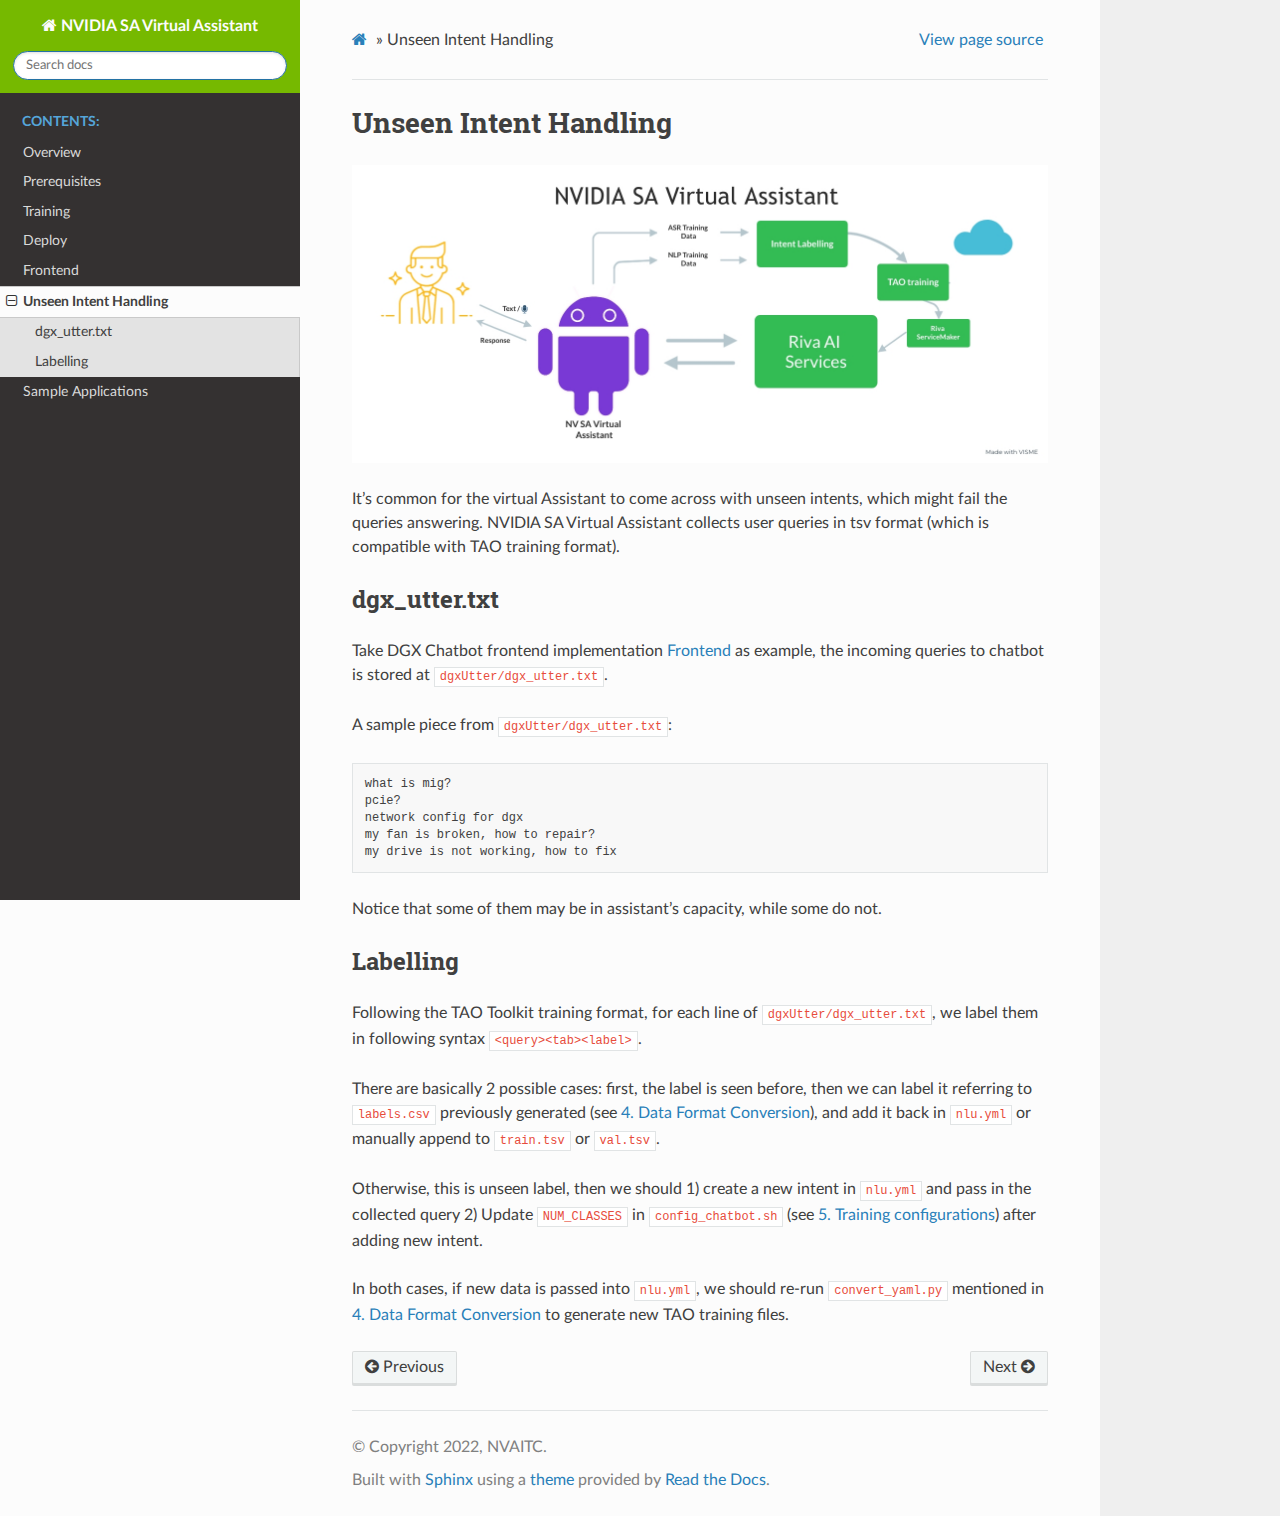
<file: _build/html/intent_handling.html>
<!DOCTYPE html>
<html class="writer-html4" lang="en" >
<head>
  <meta charset="utf-8" />
  <meta name="viewport" content="width=device-width, initial-scale=1.0" />
  <title>Unseen Intent Handling &mdash; NVIDIA SA Virtual Assistant 1 documentation</title><link rel="stylesheet" href="_static/css/theme.css" type="text/css" />
    <link rel="stylesheet" href="_static/pygments.css" type="text/css" />
      <link rel="stylesheet" href="_static/css/custom.css" type="text/css" />
  <!--[if lt IE 9]>
    <script src="_static/js/html5shiv.min.js"></script>
  <![endif]-->
  <script id="documentation_options" data-url_root="./" src="_static/documentation_options.js"></script>
        <script type="text/javascript" src="_static/jquery.js"></script>
        <script type="text/javascript" src="_static/underscore.js"></script>
        <script type="text/javascript" src="_static/doctools.js"></script>
        <script type="text/javascript" src="_static/language_data.js"></script>
    <script src="_static/js/theme.js"></script>
    <link rel="index" title="Index" href="genindex.html" />
    <link rel="search" title="Search" href="search.html" />
    <link rel="next" title="Sample Applications" href="samples.html" />
    <link rel="prev" title="Frontend" href="frontend.html" /> 
</head>

<body class="wy-body-for-nav"> 
  <div class="wy-grid-for-nav">
    <nav data-toggle="wy-nav-shift" class="wy-nav-side">
      <div class="wy-side-scroll">
        <div class="wy-side-nav-search" >
            <a href="index.html" class="icon icon-home"> NVIDIA SA Virtual Assistant
          </a>
<div role="search">
  <form id="rtd-search-form" class="wy-form" action="search.html" method="get">
    <input type="text" name="q" placeholder="Search docs" />
    <input type="hidden" name="check_keywords" value="yes" />
    <input type="hidden" name="area" value="default" />
  </form>
</div>
        </div><div class="wy-menu wy-menu-vertical" data-spy="affix" role="navigation" aria-label="Navigation menu">
              <p class="caption"><span class="caption-text">Contents:</span></p>
<ul class="current">
<li class="toctree-l1"><a class="reference internal" href="arch.html">Overview</a></li>
<li class="toctree-l1"><a class="reference internal" href="prereq.html">Prerequisites</a></li>
<li class="toctree-l1"><a class="reference internal" href="training.html">Training</a></li>
<li class="toctree-l1"><a class="reference internal" href="deploy.html">Deploy</a></li>
<li class="toctree-l1"><a class="reference internal" href="frontend.html">Frontend</a></li>
<li class="toctree-l1 current"><a class="current reference internal" href="#">Unseen Intent Handling</a><ul>
<li class="toctree-l2"><a class="reference internal" href="#dgx-utter-txt">dgx_utter.txt</a></li>
<li class="toctree-l2"><a class="reference internal" href="#labelling">Labelling</a></li>
</ul>
</li>
<li class="toctree-l1"><a class="reference internal" href="samples.html">Sample Applications</a></li>
</ul>

        </div>
      </div>
    </nav>

    <section data-toggle="wy-nav-shift" class="wy-nav-content-wrap"><nav class="wy-nav-top" aria-label="Mobile navigation menu" >
          <i data-toggle="wy-nav-top" class="fa fa-bars"></i>
          <a href="index.html">NVIDIA SA Virtual Assistant</a>
      </nav>

      <div class="wy-nav-content">
        <div class="rst-content">
          <div role="navigation" aria-label="Page navigation">
  <ul class="wy-breadcrumbs">
      <li><a href="index.html" class="icon icon-home"></a> &raquo;</li>
      <li>Unseen Intent Handling</li>
      <li class="wy-breadcrumbs-aside">
            <a href="_sources/intent_handling.rst.txt" rel="nofollow"> View page source</a>
      </li>
  </ul>
  <hr/>
</div>
          <div role="main" class="document" itemscope="itemscope" itemtype="http://schema.org/Article">
           <div itemprop="articleBody">
             
  <div class="section" id="unseen-intent-handling">
<h1>Unseen Intent Handling<a class="headerlink" href="#unseen-intent-handling" title="Permalink to this headline">¶</a></h1>
<a class="reference internal image-reference" href="_images/Arch.jpg"><img alt="Alternative text" src="_images/Arch.jpg" style="width: 800px;" /></a>
<p>It’s common for the virtual Assistant to come across with unseen intents, which might fail the queries answering. NVIDIA SA Virtual Assistant collects user queries in tsv format (which is compatible with TAO training format).</p>
<div class="section" id="dgx-utter-txt">
<h2>dgx_utter.txt<a class="headerlink" href="#dgx-utter-txt" title="Permalink to this headline">¶</a></h2>
<p>Take DGX Chatbot frontend implementation <a class="reference internal" href="frontend.html#frontend"><span class="std std-ref">Frontend</span></a> as example, the incoming queries to chatbot is stored at <code class="code docutils literal notranslate"><span class="pre">dgxUtter/dgx_utter.txt</span></code>.</p>
<p>A sample piece from <code class="file docutils literal notranslate"><span class="pre">dgxUtter/dgx_utter.txt</span></code>:</p>
<div class="highlight-text notranslate"><div class="highlight"><pre><span></span>what is mig?
pcie?
network config for dgx
my fan is broken, how to repair?
my drive is not working, how to fix
</pre></div>
</div>
<p>Notice that some of them may be in assistant’s capacity, while some do not.</p>
</div>
<div class="section" id="labelling">
<h2>Labelling<a class="headerlink" href="#labelling" title="Permalink to this headline">¶</a></h2>
<p>Following the TAO Toolkit training format, for each line of <code class="file docutils literal notranslate"><span class="pre">dgxUtter/dgx_utter.txt</span></code>, we label them in following syntax <code class="code docutils literal notranslate"><span class="pre">&lt;query&gt;&lt;tab&gt;&lt;label&gt;</span></code>.</p>
<p>There are basically 2 possible cases: first, the label is seen before, then we can label it referring to <code class="file docutils literal notranslate"><span class="pre">labels.csv</span></code> previously generated (see <a class="reference internal" href="training.html#data-convert"><span class="std std-ref">4. Data Format Conversion</span></a>), and add it back in <code class="file docutils literal notranslate"><span class="pre">nlu.yml</span></code> or manually append to <code class="file docutils literal notranslate"><span class="pre">train.tsv</span></code> or <code class="file docutils literal notranslate"><span class="pre">val.tsv</span></code>.</p>
<p>Otherwise, this is unseen label, then we should 1) create a new intent in <code class="file docutils literal notranslate"><span class="pre">nlu.yml</span></code> and pass in the collected query 2) Update <code class="code docutils literal notranslate"><span class="pre">NUM_CLASSES</span></code> in <code class="file docutils literal notranslate"><span class="pre">config_chatbot.sh</span></code> (see <a class="reference internal" href="training.html#train-config"><span class="std std-ref">5. Training configurations</span></a>) after adding new intent.</p>
<p>In both cases, if new data is passed into <code class="file docutils literal notranslate"><span class="pre">nlu.yml</span></code>, we should re-run <code class="file docutils literal notranslate"><span class="pre">convert_yaml.py</span></code> mentioned in <a class="reference internal" href="training.html#data-convert"><span class="std std-ref">4. Data Format Conversion</span></a> to generate new TAO training files.</p>
</div>
</div>


           </div>
          </div>
          <footer><div class="rst-footer-buttons" role="navigation" aria-label="Footer">
        <a href="frontend.html" class="btn btn-neutral float-left" title="Frontend" accesskey="p" rel="prev"><span class="fa fa-arrow-circle-left" aria-hidden="true"></span> Previous</a>
        <a href="samples.html" class="btn btn-neutral float-right" title="Sample Applications" accesskey="n" rel="next">Next <span class="fa fa-arrow-circle-right" aria-hidden="true"></span></a>
    </div>

  <hr/>

  <div role="contentinfo">
    <p>&#169; Copyright 2022, NVAITC.</p>
  </div>

  Built with <a href="https://www.sphinx-doc.org/">Sphinx</a> using a
    <a href="https://github.com/readthedocs/sphinx_rtd_theme">theme</a>
    provided by <a href="https://readthedocs.org">Read the Docs</a>.
   

</footer>
        </div>
      </div>
    </section>
  </div>
  <script>
      jQuery(function () {
          SphinxRtdTheme.Navigation.enable(true);
      });
  </script>  

<style>
    /* Sidebar header (and topbar for mobile) */
    .wy-side-nav-search,
    .wy-nav-top {
        background: #76b900;
    }


    /* Sidebar */
    /* .wy-nav-side {
        background: #76b900;
    } */
</style>


</body>
</html>
</file>
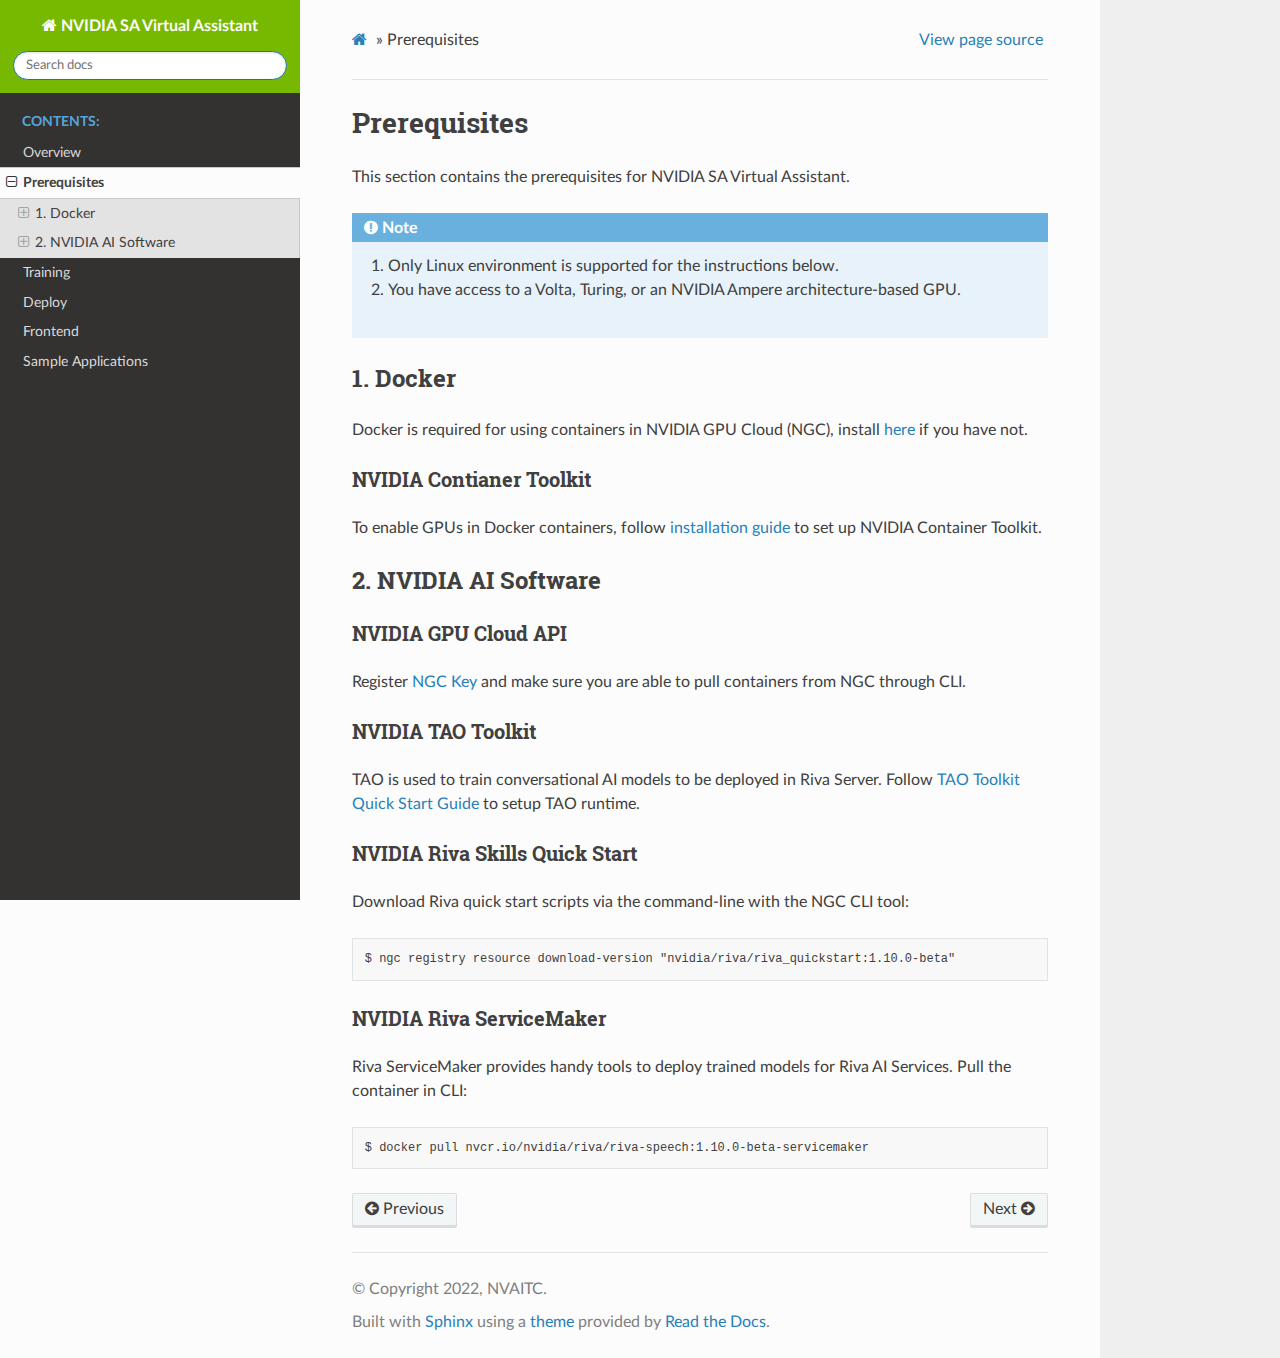
<file: _build/html/prereq.html>
<!DOCTYPE html>
<html class="writer-html4" lang="en" >
<head>
  <meta charset="utf-8" />
  <meta name="viewport" content="width=device-width, initial-scale=1.0" />
  <title>Prerequisites &mdash; NVIDIA SA Virtual Assistant 1 documentation</title><link rel="stylesheet" href="_static/css/theme.css" type="text/css" />
    <link rel="stylesheet" href="_static/pygments.css" type="text/css" />
      <link rel="stylesheet" href="_static/css/custom.css" type="text/css" />
  <!--[if lt IE 9]>
    <script src="_static/js/html5shiv.min.js"></script>
  <![endif]-->
  <script id="documentation_options" data-url_root="./" src="_static/documentation_options.js"></script>
        <script type="text/javascript" src="_static/jquery.js"></script>
        <script type="text/javascript" src="_static/underscore.js"></script>
        <script type="text/javascript" src="_static/doctools.js"></script>
        <script type="text/javascript" src="_static/language_data.js"></script>
    <script src="_static/js/theme.js"></script>
    <link rel="index" title="Index" href="genindex.html" />
    <link rel="search" title="Search" href="search.html" />
    <link rel="next" title="Training" href="training.html" />
    <link rel="prev" title="Overview" href="arch.html" /> 
</head>

<body class="wy-body-for-nav"> 
  <div class="wy-grid-for-nav">
    <nav data-toggle="wy-nav-shift" class="wy-nav-side">
      <div class="wy-side-scroll">
        <div class="wy-side-nav-search" >
            <a href="index.html" class="icon icon-home"> NVIDIA SA Virtual Assistant
          </a>
<div role="search">
  <form id="rtd-search-form" class="wy-form" action="search.html" method="get">
    <input type="text" name="q" placeholder="Search docs" />
    <input type="hidden" name="check_keywords" value="yes" />
    <input type="hidden" name="area" value="default" />
  </form>
</div>
        </div><div class="wy-menu wy-menu-vertical" data-spy="affix" role="navigation" aria-label="Navigation menu">
              <p class="caption"><span class="caption-text">Contents:</span></p>
<ul class="current">
<li class="toctree-l1"><a class="reference internal" href="arch.html">Overview</a></li>
<li class="toctree-l1 current"><a class="current reference internal" href="#">Prerequisites</a><ul>
<li class="toctree-l2"><a class="reference internal" href="#docker">1. Docker</a><ul>
<li class="toctree-l3"><a class="reference internal" href="#nvidia-contianer-toolkit">NVIDIA Contianer Toolkit</a></li>
</ul>
</li>
<li class="toctree-l2"><a class="reference internal" href="#nvidia-ai-software">2. NVIDIA AI Software</a><ul>
<li class="toctree-l3"><a class="reference internal" href="#nvidia-gpu-cloud-api">NVIDIA GPU Cloud API</a></li>
<li class="toctree-l3"><a class="reference internal" href="#nvidia-tao-toolkit">NVIDIA TAO Toolkit</a></li>
<li class="toctree-l3"><a class="reference internal" href="#nvidia-riva-skills-quick-start">NVIDIA Riva Skills Quick Start</a></li>
<li class="toctree-l3"><a class="reference internal" href="#nvidia-riva-servicemaker">NVIDIA Riva ServiceMaker</a></li>
</ul>
</li>
</ul>
</li>
<li class="toctree-l1"><a class="reference internal" href="training.html">Training</a></li>
<li class="toctree-l1"><a class="reference internal" href="deploy.html">Deploy</a></li>
<li class="toctree-l1"><a class="reference internal" href="frontend.html">Frontend</a></li>
<li class="toctree-l1"><a class="reference internal" href="samples.html">Sample Applications</a></li>
</ul>

        </div>
      </div>
    </nav>

    <section data-toggle="wy-nav-shift" class="wy-nav-content-wrap"><nav class="wy-nav-top" aria-label="Mobile navigation menu" >
          <i data-toggle="wy-nav-top" class="fa fa-bars"></i>
          <a href="index.html">NVIDIA SA Virtual Assistant</a>
      </nav>

      <div class="wy-nav-content">
        <div class="rst-content">
          <div role="navigation" aria-label="Page navigation">
  <ul class="wy-breadcrumbs">
      <li><a href="index.html" class="icon icon-home"></a> &raquo;</li>
      <li>Prerequisites</li>
      <li class="wy-breadcrumbs-aside">
            <a href="_sources/prereq.rst.txt" rel="nofollow"> View page source</a>
      </li>
  </ul>
  <hr/>
</div>
          <div role="main" class="document" itemscope="itemscope" itemtype="http://schema.org/Article">
           <div itemprop="articleBody">
             
  <div class="section" id="prerequisites">
<h1>Prerequisites<a class="headerlink" href="#prerequisites" title="Permalink to this headline">¶</a></h1>
<p>This section contains the prerequisites for NVIDIA SA Virtual Assistant.</p>
<div class="admonition note">
<p class="first admonition-title">Note</p>
<ol class="last arabic simple">
<li>Only Linux environment is supported for the instructions below.</li>
<li>You have access to a Volta, Turing, or an NVIDIA Ampere architecture-based GPU.</li>
</ol>
</div>
<div class="section" id="docker">
<h2>1. Docker<a class="headerlink" href="#docker" title="Permalink to this headline">¶</a></h2>
<p>Docker is required for using containers in NVIDIA GPU Cloud (NGC), install <a class="reference external" href="https://docs.docker.com/engine/install/ubuntu/">here</a> if you have not.</p>
<div class="section" id="nvidia-contianer-toolkit">
<h3>NVIDIA Contianer Toolkit<a class="headerlink" href="#nvidia-contianer-toolkit" title="Permalink to this headline">¶</a></h3>
<p>To enable GPUs in Docker containers, follow <a class="reference external" href="https://docs.nvidia.com/datacenter/cloud-native/container-toolkit/install-guide.html">installation guide</a> to set up NVIDIA Container Toolkit.</p>
</div>
</div>
<div class="section" id="nvidia-ai-software">
<h2>2. NVIDIA AI Software<a class="headerlink" href="#nvidia-ai-software" title="Permalink to this headline">¶</a></h2>
<div class="section" id="nvidia-gpu-cloud-api">
<h3>NVIDIA GPU Cloud API<a class="headerlink" href="#nvidia-gpu-cloud-api" title="Permalink to this headline">¶</a></h3>
<p>Register <a class="reference external" href="https://ngc.nvidia.com/">NGC Key</a> and make sure you are able to pull containers from NGC through CLI.</p>
</div>
<div class="section" id="nvidia-tao-toolkit">
<h3>NVIDIA TAO Toolkit<a class="headerlink" href="#nvidia-tao-toolkit" title="Permalink to this headline">¶</a></h3>
<p>TAO is used to train conversational AI models to be deployed in Riva Server. Follow <a class="reference external" href="https://docs.nvidia.com/tao/tao-toolkit/text/tao_toolkit_quick_start_guide.html">TAO Toolkit Quick Start Guide</a> to setup TAO runtime.</p>
</div>
<div class="section" id="nvidia-riva-skills-quick-start">
<h3>NVIDIA Riva Skills Quick Start<a class="headerlink" href="#nvidia-riva-skills-quick-start" title="Permalink to this headline">¶</a></h3>
<p>Download Riva quick start scripts via the command-line with the NGC CLI tool:</p>
<div class="code bash highlight-default notranslate"><div class="highlight"><pre><span></span>$ ngc registry resource download-version &quot;nvidia/riva/riva_quickstart:1.10.0-beta&quot;
</pre></div>
</div>
</div>
<div class="section" id="nvidia-riva-servicemaker">
<h3>NVIDIA Riva ServiceMaker<a class="headerlink" href="#nvidia-riva-servicemaker" title="Permalink to this headline">¶</a></h3>
<p>Riva ServiceMaker provides handy tools to deploy trained models for Riva AI Services. Pull the container in CLI:</p>
<div class="code bash highlight-default notranslate"><div class="highlight"><pre><span></span>$ docker pull nvcr.io/nvidia/riva/riva-speech:1.10.0-beta-servicemaker
</pre></div>
</div>
</div>
</div>
</div>


           </div>
          </div>
          <footer><div class="rst-footer-buttons" role="navigation" aria-label="Footer">
        <a href="arch.html" class="btn btn-neutral float-left" title="Overview" accesskey="p" rel="prev"><span class="fa fa-arrow-circle-left" aria-hidden="true"></span> Previous</a>
        <a href="training.html" class="btn btn-neutral float-right" title="Training" accesskey="n" rel="next">Next <span class="fa fa-arrow-circle-right" aria-hidden="true"></span></a>
    </div>

  <hr/>

  <div role="contentinfo">
    <p>&#169; Copyright 2022, NVAITC.</p>
  </div>

  Built with <a href="https://www.sphinx-doc.org/">Sphinx</a> using a
    <a href="https://github.com/readthedocs/sphinx_rtd_theme">theme</a>
    provided by <a href="https://readthedocs.org">Read the Docs</a>.
   

</footer>
        </div>
      </div>
    </section>
  </div>
  <script>
      jQuery(function () {
          SphinxRtdTheme.Navigation.enable(true);
      });
  </script>  

<style>
    /* Sidebar header (and topbar for mobile) */
    .wy-side-nav-search,
    .wy-nav-top {
        background: #76b900;
    }


    /* Sidebar */
    /* .wy-nav-side {
        background: #76b900;
    } */
</style>


</body>
</html>
</file>
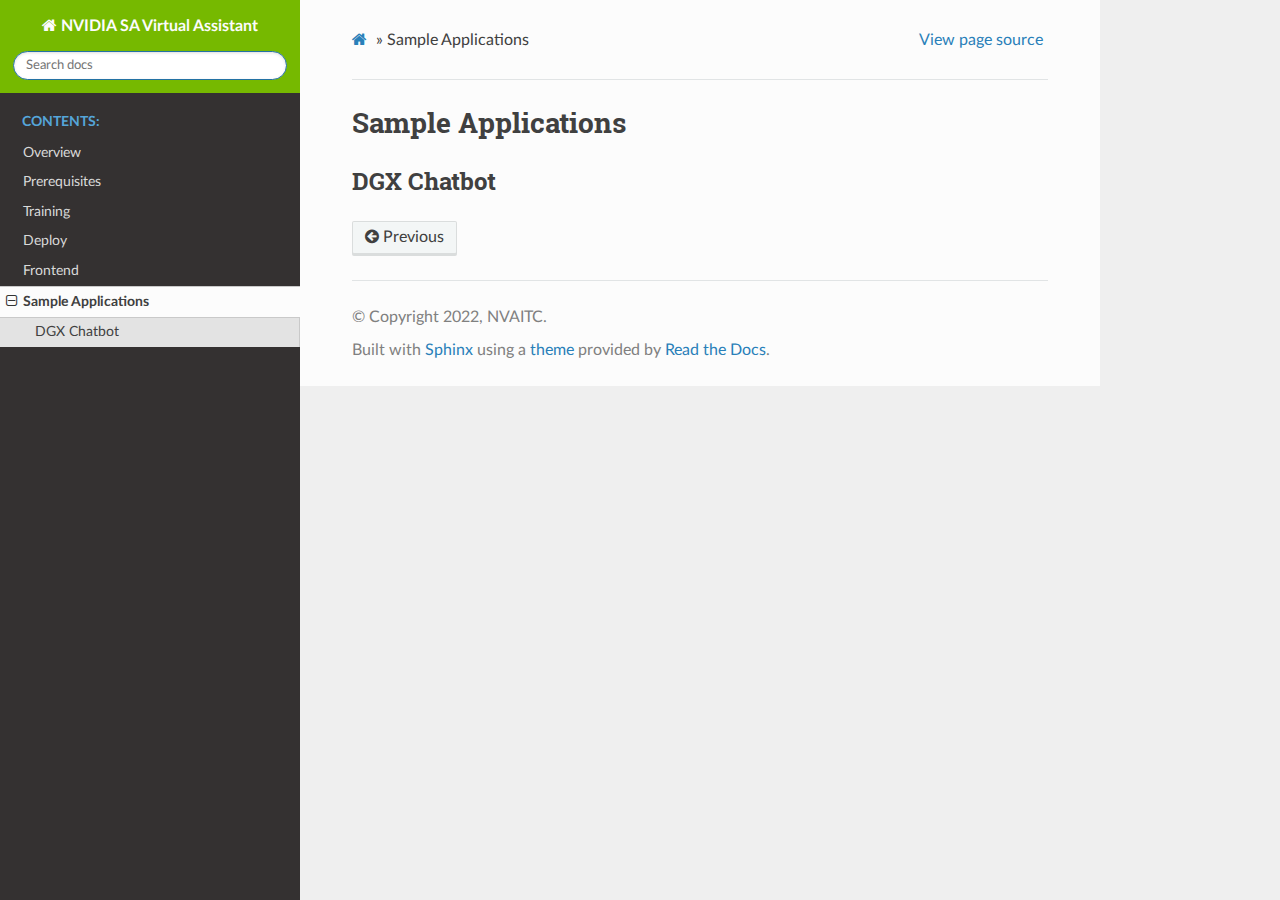
<file: _build/html/samples.html>
<!DOCTYPE html>
<html class="writer-html4" lang="en" >
<head>
  <meta charset="utf-8" />
  <meta name="viewport" content="width=device-width, initial-scale=1.0" />
  <title>Sample Applications &mdash; NVIDIA SA Virtual Assistant 1 documentation</title><link rel="stylesheet" href="_static/css/theme.css" type="text/css" />
    <link rel="stylesheet" href="_static/pygments.css" type="text/css" />
      <link rel="stylesheet" href="_static/css/custom.css" type="text/css" />
  <!--[if lt IE 9]>
    <script src="_static/js/html5shiv.min.js"></script>
  <![endif]-->
  <script id="documentation_options" data-url_root="./" src="_static/documentation_options.js"></script>
        <script type="text/javascript" src="_static/jquery.js"></script>
        <script type="text/javascript" src="_static/underscore.js"></script>
        <script type="text/javascript" src="_static/doctools.js"></script>
        <script type="text/javascript" src="_static/language_data.js"></script>
    <script src="_static/js/theme.js"></script>
    <link rel="index" title="Index" href="genindex.html" />
    <link rel="search" title="Search" href="search.html" />
    <link rel="prev" title="Frontend" href="frontend.html" /> 
</head>

<body class="wy-body-for-nav"> 
  <div class="wy-grid-for-nav">
    <nav data-toggle="wy-nav-shift" class="wy-nav-side">
      <div class="wy-side-scroll">
        <div class="wy-side-nav-search" >
            <a href="index.html" class="icon icon-home"> NVIDIA SA Virtual Assistant
          </a>
<div role="search">
  <form id="rtd-search-form" class="wy-form" action="search.html" method="get">
    <input type="text" name="q" placeholder="Search docs" />
    <input type="hidden" name="check_keywords" value="yes" />
    <input type="hidden" name="area" value="default" />
  </form>
</div>
        </div><div class="wy-menu wy-menu-vertical" data-spy="affix" role="navigation" aria-label="Navigation menu">
              <p class="caption"><span class="caption-text">Contents:</span></p>
<ul class="current">
<li class="toctree-l1"><a class="reference internal" href="arch.html">Overview</a></li>
<li class="toctree-l1"><a class="reference internal" href="prereq.html">Prerequisites</a></li>
<li class="toctree-l1"><a class="reference internal" href="training.html">Training</a></li>
<li class="toctree-l1"><a class="reference internal" href="deploy.html">Deploy</a></li>
<li class="toctree-l1"><a class="reference internal" href="frontend.html">Frontend</a></li>
<li class="toctree-l1 current"><a class="current reference internal" href="#">Sample Applications</a><ul>
<li class="toctree-l2"><a class="reference internal" href="#dgx-chatbot">DGX Chatbot</a></li>
</ul>
</li>
</ul>

        </div>
      </div>
    </nav>

    <section data-toggle="wy-nav-shift" class="wy-nav-content-wrap"><nav class="wy-nav-top" aria-label="Mobile navigation menu" >
          <i data-toggle="wy-nav-top" class="fa fa-bars"></i>
          <a href="index.html">NVIDIA SA Virtual Assistant</a>
      </nav>

      <div class="wy-nav-content">
        <div class="rst-content">
          <div role="navigation" aria-label="Page navigation">
  <ul class="wy-breadcrumbs">
      <li><a href="index.html" class="icon icon-home"></a> &raquo;</li>
      <li>Sample Applications</li>
      <li class="wy-breadcrumbs-aside">
            <a href="_sources/samples.rst.txt" rel="nofollow"> View page source</a>
      </li>
  </ul>
  <hr/>
</div>
          <div role="main" class="document" itemscope="itemscope" itemtype="http://schema.org/Article">
           <div itemprop="articleBody">
             
  <div class="section" id="sample-applications">
<h1>Sample Applications<a class="headerlink" href="#sample-applications" title="Permalink to this headline">¶</a></h1>
<div class="section" id="dgx-chatbot">
<h2>DGX Chatbot<a class="headerlink" href="#dgx-chatbot" title="Permalink to this headline">¶</a></h2>
</div>
</div>


           </div>
          </div>
          <footer><div class="rst-footer-buttons" role="navigation" aria-label="Footer">
        <a href="frontend.html" class="btn btn-neutral float-left" title="Frontend" accesskey="p" rel="prev"><span class="fa fa-arrow-circle-left" aria-hidden="true"></span> Previous</a>
    </div>

  <hr/>

  <div role="contentinfo">
    <p>&#169; Copyright 2022, NVAITC.</p>
  </div>

  Built with <a href="https://www.sphinx-doc.org/">Sphinx</a> using a
    <a href="https://github.com/readthedocs/sphinx_rtd_theme">theme</a>
    provided by <a href="https://readthedocs.org">Read the Docs</a>.
   

</footer>
        </div>
      </div>
    </section>
  </div>
  <script>
      jQuery(function () {
          SphinxRtdTheme.Navigation.enable(true);
      });
  </script>  

<style>
    /* Sidebar header (and topbar for mobile) */
    .wy-side-nav-search,
    .wy-nav-top {
        background: #76b900;
    }


    /* Sidebar */
    /* .wy-nav-side {
        background: #76b900;
    } */
</style>


</body>
</html>
</file>
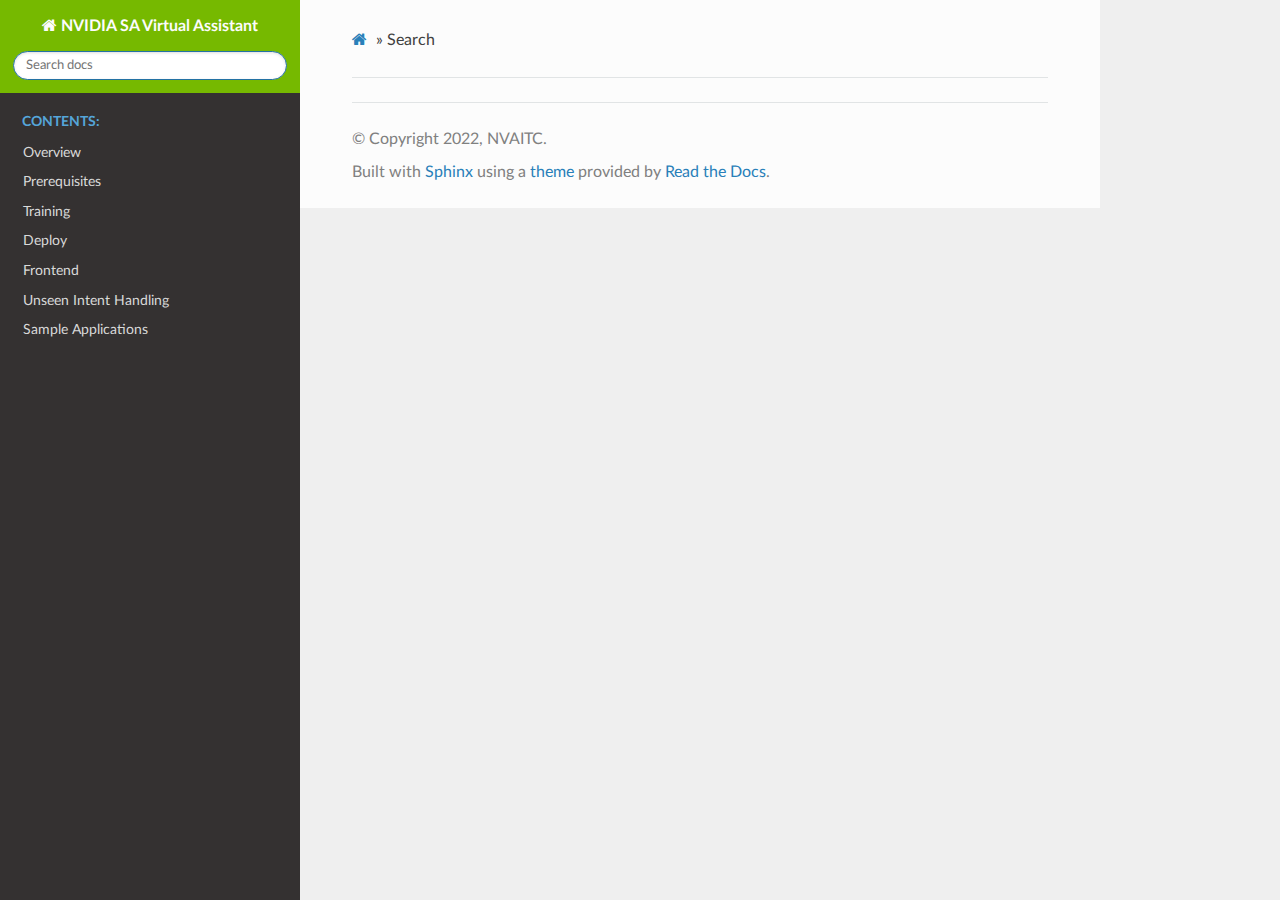
<file: _build/html/search.html>
<!DOCTYPE html>
<html class="writer-html4" lang="en" >
<head>
  <meta charset="utf-8" />
  <meta name="viewport" content="width=device-width, initial-scale=1.0" />
  <title>Search &mdash; NVIDIA SA Virtual Assistant 1 documentation</title><link rel="stylesheet" href="_static/css/theme.css" type="text/css" />
    <link rel="stylesheet" href="_static/pygments.css" type="text/css" />
      <link rel="stylesheet" href="_static/css/custom.css" type="text/css" />
    
  <!--[if lt IE 9]>
    <script src="_static/js/html5shiv.min.js"></script>
  <![endif]-->
  <script id="documentation_options" data-url_root="./" src="_static/documentation_options.js"></script>
        <script type="text/javascript" src="_static/jquery.js"></script>
        <script type="text/javascript" src="_static/underscore.js"></script>
        <script type="text/javascript" src="_static/doctools.js"></script>
        <script type="text/javascript" src="_static/language_data.js"></script>
    <script src="_static/js/theme.js"></script>
    <script src="_static/searchtools.js"></script>
    <script src="_static/language_data.js"></script>
    <link rel="index" title="Index" href="genindex.html" />
    <link rel="search" title="Search" href="#" /> 
</head>

<body class="wy-body-for-nav"> 
  <div class="wy-grid-for-nav">
    <nav data-toggle="wy-nav-shift" class="wy-nav-side">
      <div class="wy-side-scroll">
        <div class="wy-side-nav-search" >
            <a href="index.html" class="icon icon-home"> NVIDIA SA Virtual Assistant
          </a>
<div role="search">
  <form id="rtd-search-form" class="wy-form" action="#" method="get">
    <input type="text" name="q" placeholder="Search docs" />
    <input type="hidden" name="check_keywords" value="yes" />
    <input type="hidden" name="area" value="default" />
  </form>
</div>
        </div><div class="wy-menu wy-menu-vertical" data-spy="affix" role="navigation" aria-label="Navigation menu">
              <p class="caption"><span class="caption-text">Contents:</span></p>
<ul>
<li class="toctree-l1"><a class="reference internal" href="arch.html">Overview</a></li>
<li class="toctree-l1"><a class="reference internal" href="prereq.html">Prerequisites</a></li>
<li class="toctree-l1"><a class="reference internal" href="training.html">Training</a></li>
<li class="toctree-l1"><a class="reference internal" href="deploy.html">Deploy</a></li>
<li class="toctree-l1"><a class="reference internal" href="frontend.html">Frontend</a></li>
<li class="toctree-l1"><a class="reference internal" href="intent_handling.html">Unseen Intent Handling</a></li>
<li class="toctree-l1"><a class="reference internal" href="samples.html">Sample Applications</a></li>
</ul>

        </div>
      </div>
    </nav>

    <section data-toggle="wy-nav-shift" class="wy-nav-content-wrap"><nav class="wy-nav-top" aria-label="Mobile navigation menu" >
          <i data-toggle="wy-nav-top" class="fa fa-bars"></i>
          <a href="index.html">NVIDIA SA Virtual Assistant</a>
      </nav>

      <div class="wy-nav-content">
        <div class="rst-content">
          <div role="navigation" aria-label="Page navigation">
  <ul class="wy-breadcrumbs">
      <li><a href="index.html" class="icon icon-home"></a> &raquo;</li>
      <li>Search</li>
      <li class="wy-breadcrumbs-aside">
      </li>
  </ul>
  <hr/>
</div>
          <div role="main" class="document" itemscope="itemscope" itemtype="http://schema.org/Article">
           <div itemprop="articleBody">
             
  <noscript>
  <div id="fallback" class="admonition warning">
    <p class="last">
      Please activate JavaScript to enable the search functionality.
    </p>
  </div>
  </noscript>

  
  <div id="search-results">
  
  </div>

           </div>
          </div>
          <footer>

  <hr/>

  <div role="contentinfo">
    <p>&#169; Copyright 2022, NVAITC.</p>
  </div>

  Built with <a href="https://www.sphinx-doc.org/">Sphinx</a> using a
    <a href="https://github.com/readthedocs/sphinx_rtd_theme">theme</a>
    provided by <a href="https://readthedocs.org">Read the Docs</a>.
   

</footer>
        </div>
      </div>
    </section>
  </div>
  <script>
      jQuery(function () {
          SphinxRtdTheme.Navigation.enable(true);
      });
  </script>
  <script>
    jQuery(function() { Search.loadIndex("searchindex.js"); });
  </script>
  
  <script id="searchindexloader"></script>
    

<style>
    /* Sidebar header (and topbar for mobile) */
    .wy-side-nav-search,
    .wy-nav-top {
        background: #76b900;
    }


    /* Sidebar */
    /* .wy-nav-side {
        background: #76b900;
    } */
</style>



</body>
</html>
</file>
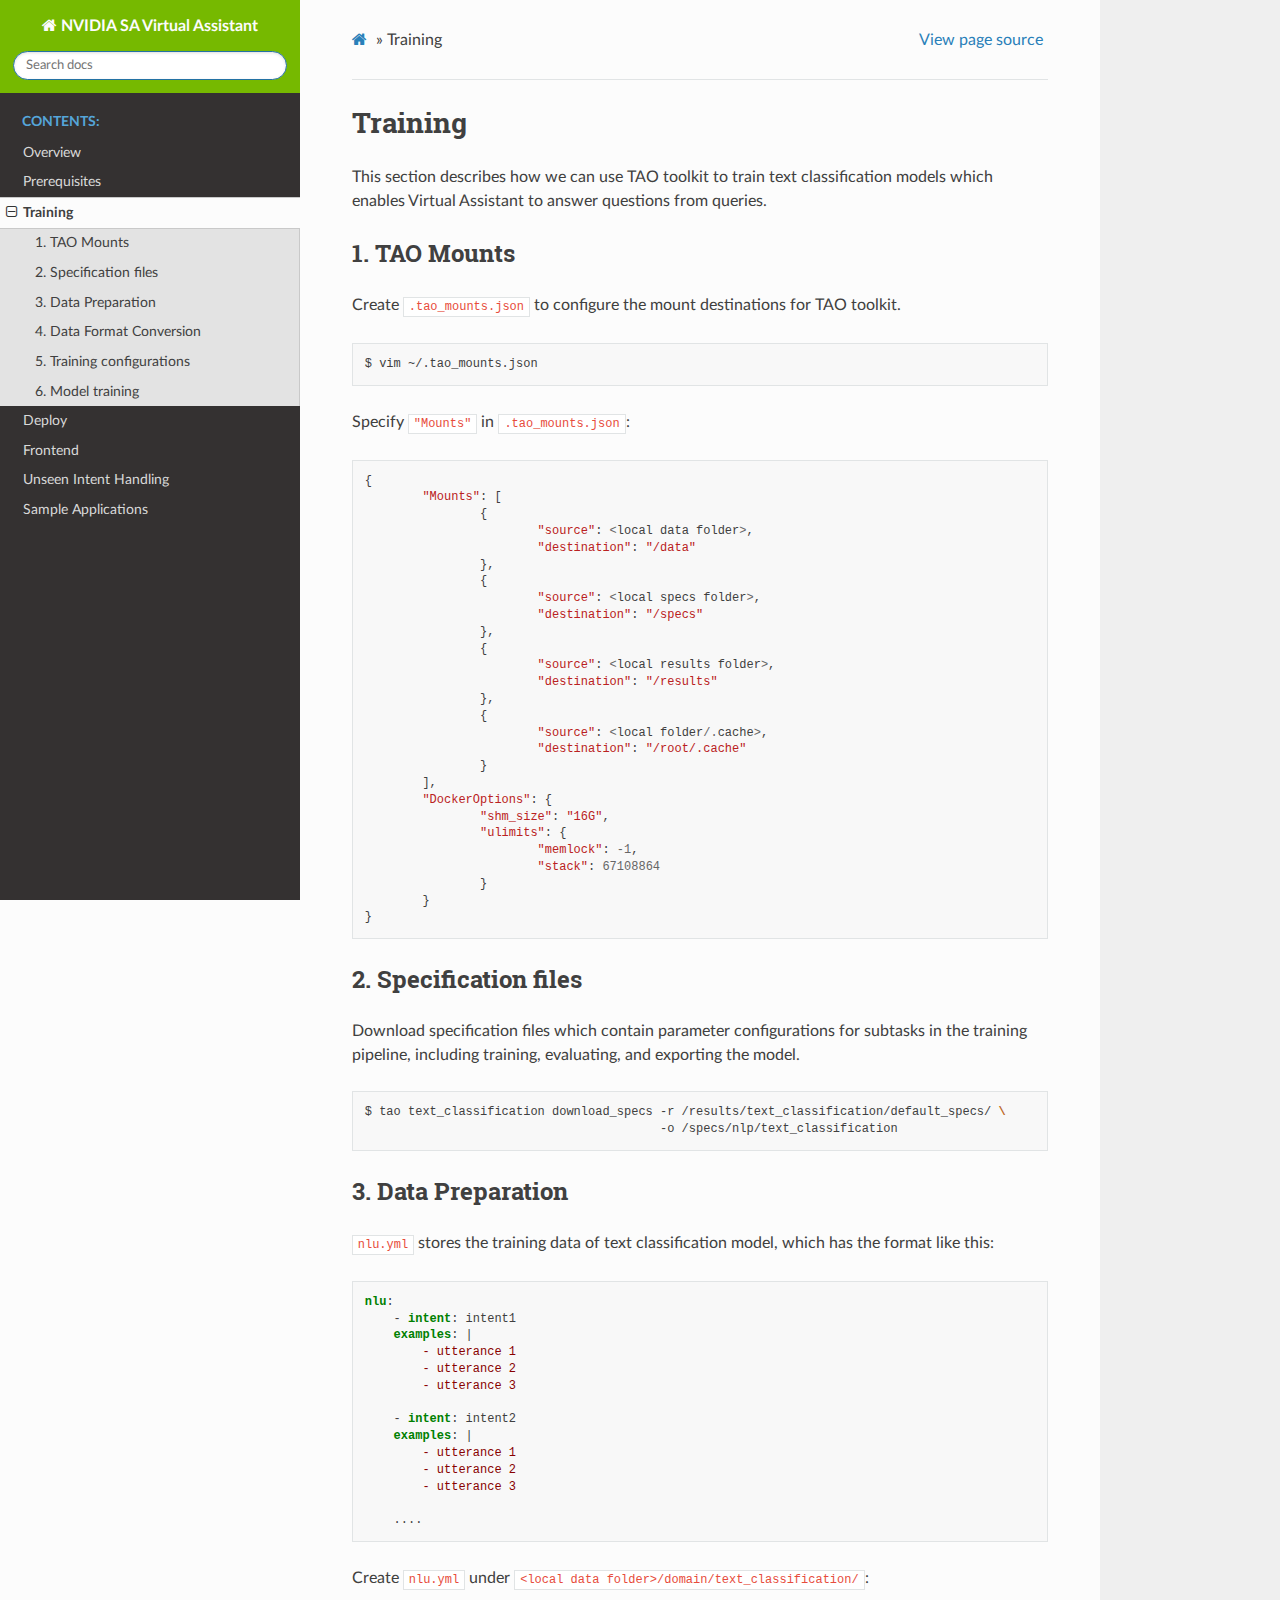
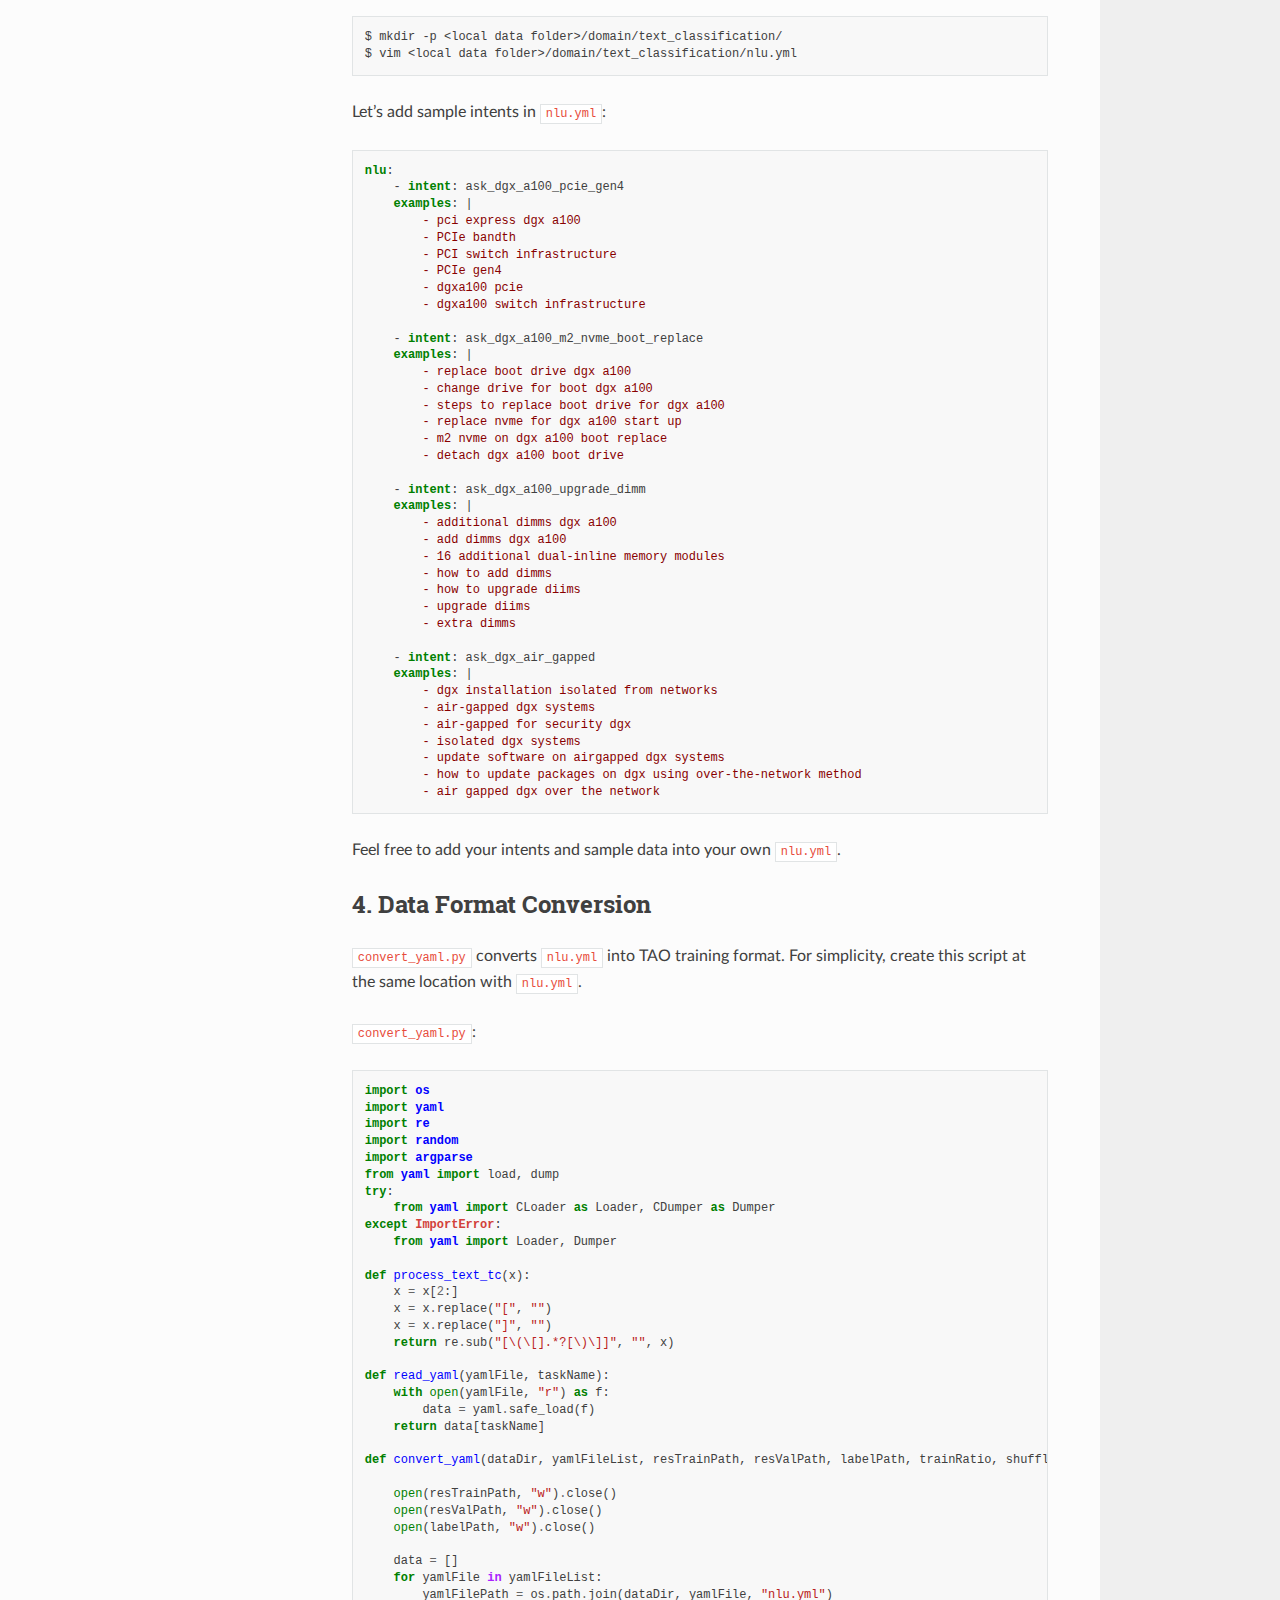
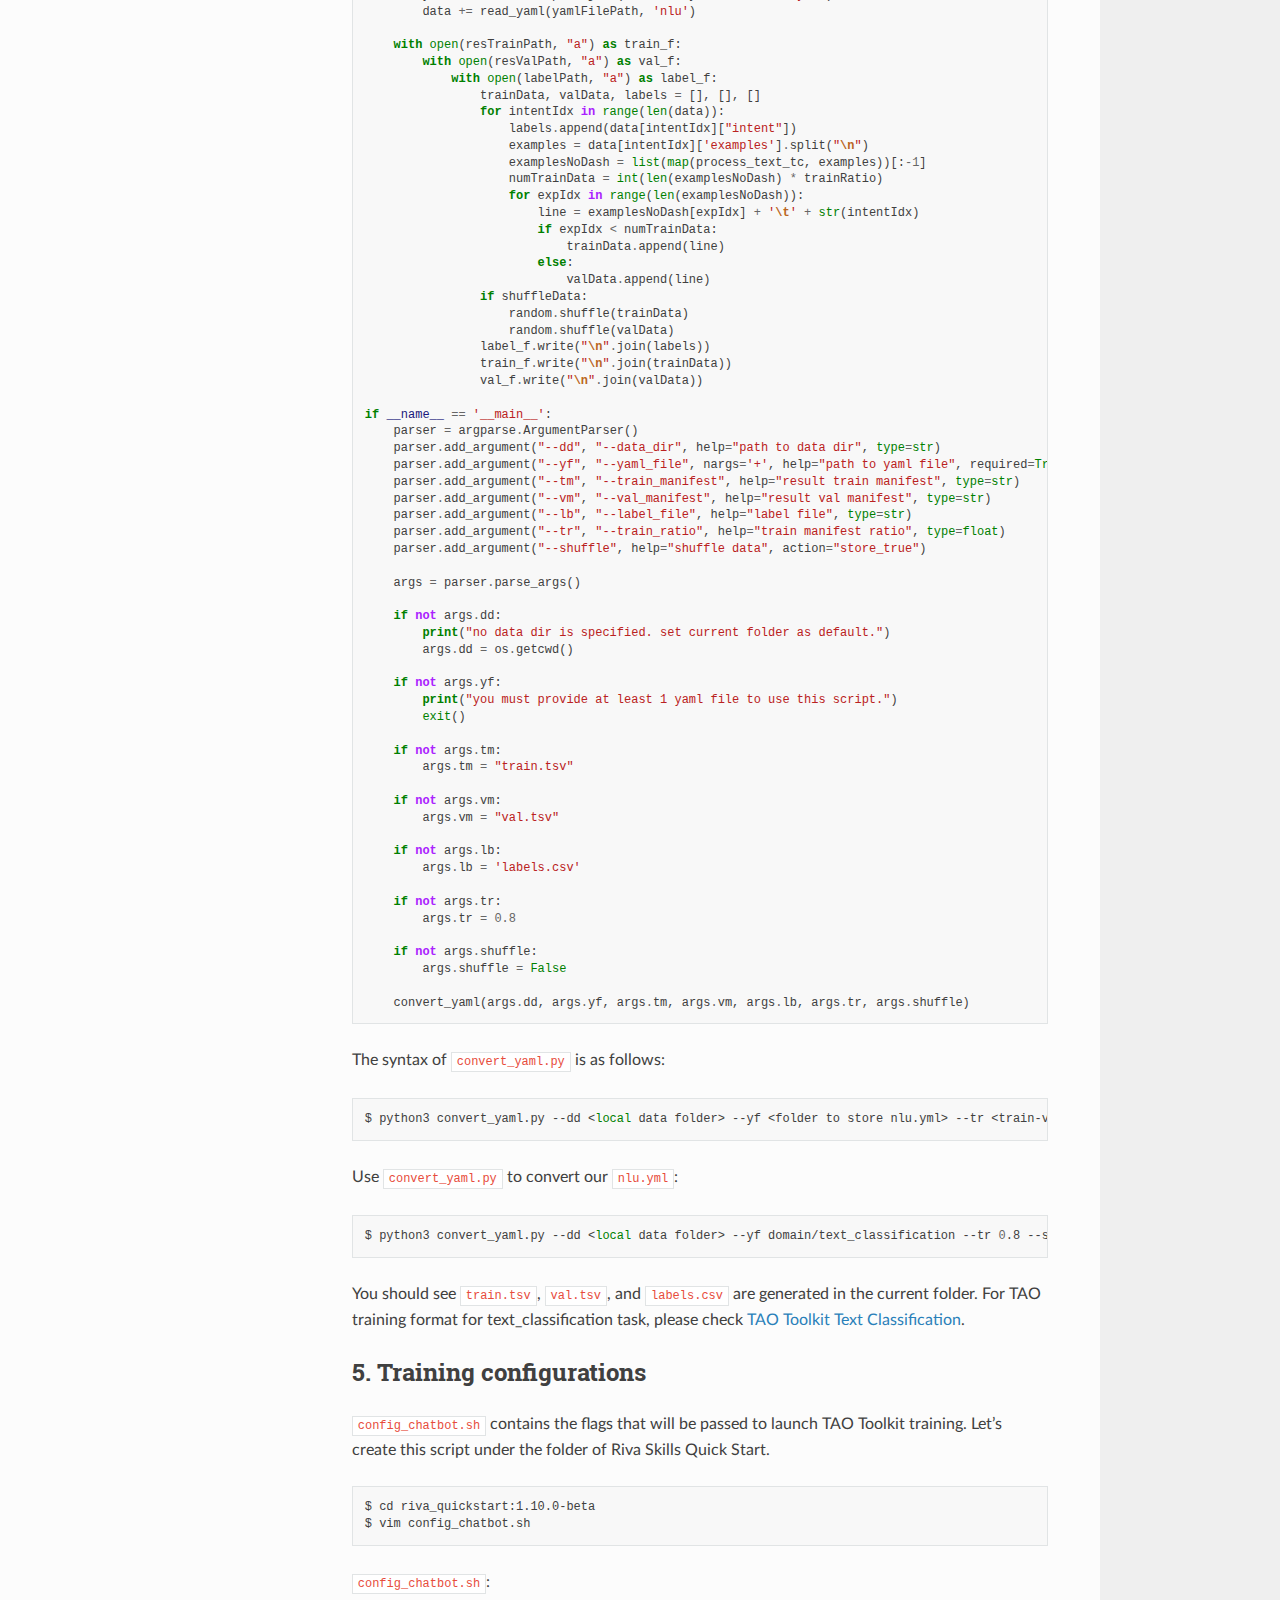
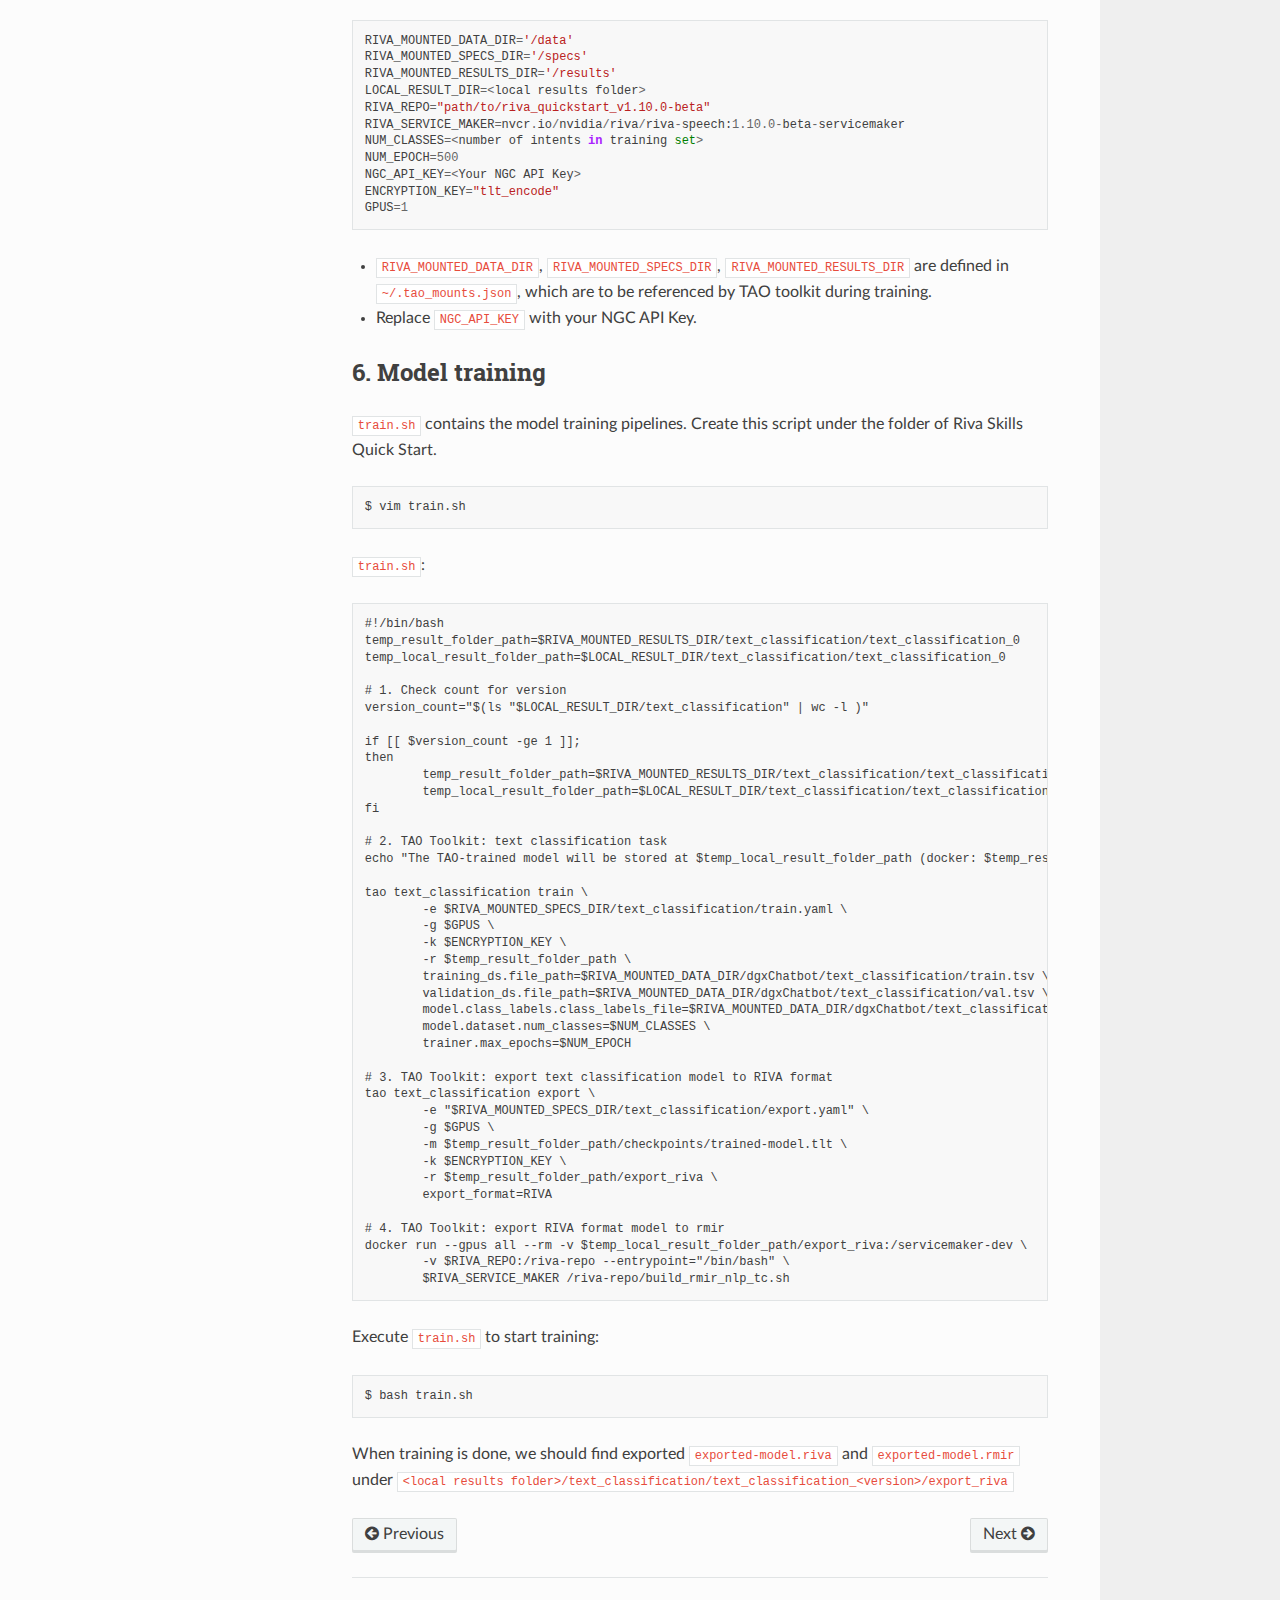
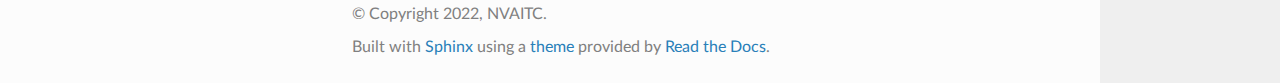
<file: _build/html/training.html>
<!DOCTYPE html>
<html class="writer-html4" lang="en" >
<head>
  <meta charset="utf-8" />
  <meta name="viewport" content="width=device-width, initial-scale=1.0" />
  <title>Training &mdash; NVIDIA SA Virtual Assistant 1 documentation</title><link rel="stylesheet" href="_static/css/theme.css" type="text/css" />
    <link rel="stylesheet" href="_static/pygments.css" type="text/css" />
      <link rel="stylesheet" href="_static/css/custom.css" type="text/css" />
  <!--[if lt IE 9]>
    <script src="_static/js/html5shiv.min.js"></script>
  <![endif]-->
  <script id="documentation_options" data-url_root="./" src="_static/documentation_options.js"></script>
        <script type="text/javascript" src="_static/jquery.js"></script>
        <script type="text/javascript" src="_static/underscore.js"></script>
        <script type="text/javascript" src="_static/doctools.js"></script>
        <script type="text/javascript" src="_static/language_data.js"></script>
    <script src="_static/js/theme.js"></script>
    <link rel="index" title="Index" href="genindex.html" />
    <link rel="search" title="Search" href="search.html" />
    <link rel="next" title="Deploy" href="deploy.html" />
    <link rel="prev" title="Prerequisites" href="prereq.html" /> 
</head>

<body class="wy-body-for-nav"> 
  <div class="wy-grid-for-nav">
    <nav data-toggle="wy-nav-shift" class="wy-nav-side">
      <div class="wy-side-scroll">
        <div class="wy-side-nav-search" >
            <a href="index.html" class="icon icon-home"> NVIDIA SA Virtual Assistant
          </a>
<div role="search">
  <form id="rtd-search-form" class="wy-form" action="search.html" method="get">
    <input type="text" name="q" placeholder="Search docs" />
    <input type="hidden" name="check_keywords" value="yes" />
    <input type="hidden" name="area" value="default" />
  </form>
</div>
        </div><div class="wy-menu wy-menu-vertical" data-spy="affix" role="navigation" aria-label="Navigation menu">
              <p class="caption"><span class="caption-text">Contents:</span></p>
<ul class="current">
<li class="toctree-l1"><a class="reference internal" href="arch.html">Overview</a></li>
<li class="toctree-l1"><a class="reference internal" href="prereq.html">Prerequisites</a></li>
<li class="toctree-l1 current"><a class="current reference internal" href="#">Training</a><ul>
<li class="toctree-l2"><a class="reference internal" href="#tao-mounts">1. TAO Mounts</a></li>
<li class="toctree-l2"><a class="reference internal" href="#specification-files">2. Specification files</a></li>
<li class="toctree-l2"><a class="reference internal" href="#data-preparation">3. Data Preparation</a></li>
<li class="toctree-l2"><a class="reference internal" href="#data-format-conversion">4. Data Format Conversion</a></li>
<li class="toctree-l2"><a class="reference internal" href="#training-configurations">5. Training configurations</a></li>
<li class="toctree-l2"><a class="reference internal" href="#model-training">6. Model training</a></li>
</ul>
</li>
<li class="toctree-l1"><a class="reference internal" href="deploy.html">Deploy</a></li>
<li class="toctree-l1"><a class="reference internal" href="frontend.html">Frontend</a></li>
<li class="toctree-l1"><a class="reference internal" href="intent_handling.html">Unseen Intent Handling</a></li>
<li class="toctree-l1"><a class="reference internal" href="samples.html">Sample Applications</a></li>
</ul>

        </div>
      </div>
    </nav>

    <section data-toggle="wy-nav-shift" class="wy-nav-content-wrap"><nav class="wy-nav-top" aria-label="Mobile navigation menu" >
          <i data-toggle="wy-nav-top" class="fa fa-bars"></i>
          <a href="index.html">NVIDIA SA Virtual Assistant</a>
      </nav>

      <div class="wy-nav-content">
        <div class="rst-content">
          <div role="navigation" aria-label="Page navigation">
  <ul class="wy-breadcrumbs">
      <li><a href="index.html" class="icon icon-home"></a> &raquo;</li>
      <li>Training</li>
      <li class="wy-breadcrumbs-aside">
            <a href="_sources/training.rst.txt" rel="nofollow"> View page source</a>
      </li>
  </ul>
  <hr/>
</div>
          <div role="main" class="document" itemscope="itemscope" itemtype="http://schema.org/Article">
           <div itemprop="articleBody">
             
  <div class="section" id="training">
<span id="id1"></span><h1>Training<a class="headerlink" href="#training" title="Permalink to this headline">¶</a></h1>
<p>This section describes how we can use TAO toolkit to train text classification models which enables Virtual Assistant to answer questions from queries.</p>
<div class="section" id="tao-mounts">
<h2>1. TAO Mounts<a class="headerlink" href="#tao-mounts" title="Permalink to this headline">¶</a></h2>
<p>Create <code class="file docutils literal notranslate"><span class="pre">.tao_mounts.json</span></code> to configure the mount destinations for TAO toolkit.</p>
<div class="code bash highlight-default notranslate"><div class="highlight"><pre><span></span>$ vim ~/.tao_mounts.json
</pre></div>
</div>
<p>Specify <code class="code docutils literal notranslate"><span class="pre">&quot;Mounts&quot;</span></code> in <code class="file docutils literal notranslate"><span class="pre">.tao_mounts.json</span></code>:</p>
<div class="code json highlight-default notranslate"><div class="highlight"><pre><span></span><span class="p">{</span>
        <span class="s2">&quot;Mounts&quot;</span><span class="p">:</span> <span class="p">[</span>
                <span class="p">{</span>
                        <span class="s2">&quot;source&quot;</span><span class="p">:</span> <span class="o">&lt;</span><span class="n">local</span> <span class="n">data</span> <span class="n">folder</span><span class="o">&gt;</span><span class="p">,</span>
                        <span class="s2">&quot;destination&quot;</span><span class="p">:</span> <span class="s2">&quot;/data&quot;</span>
                <span class="p">},</span>
                <span class="p">{</span>
                        <span class="s2">&quot;source&quot;</span><span class="p">:</span> <span class="o">&lt;</span><span class="n">local</span> <span class="n">specs</span> <span class="n">folder</span><span class="o">&gt;</span><span class="p">,</span>
                        <span class="s2">&quot;destination&quot;</span><span class="p">:</span> <span class="s2">&quot;/specs&quot;</span>
                <span class="p">},</span>
                <span class="p">{</span>
                        <span class="s2">&quot;source&quot;</span><span class="p">:</span> <span class="o">&lt;</span><span class="n">local</span> <span class="n">results</span> <span class="n">folder</span><span class="o">&gt;</span><span class="p">,</span>
                        <span class="s2">&quot;destination&quot;</span><span class="p">:</span> <span class="s2">&quot;/results&quot;</span>
                <span class="p">},</span>
                <span class="p">{</span>
                        <span class="s2">&quot;source&quot;</span><span class="p">:</span> <span class="o">&lt;</span><span class="n">local</span> <span class="n">folder</span><span class="o">/.</span><span class="n">cache</span><span class="o">&gt;</span><span class="p">,</span>
                        <span class="s2">&quot;destination&quot;</span><span class="p">:</span> <span class="s2">&quot;/root/.cache&quot;</span>
                <span class="p">}</span>
        <span class="p">],</span>
        <span class="s2">&quot;DockerOptions&quot;</span><span class="p">:</span> <span class="p">{</span>
                <span class="s2">&quot;shm_size&quot;</span><span class="p">:</span> <span class="s2">&quot;16G&quot;</span><span class="p">,</span>
                <span class="s2">&quot;ulimits&quot;</span><span class="p">:</span> <span class="p">{</span>
                        <span class="s2">&quot;memlock&quot;</span><span class="p">:</span> <span class="o">-</span><span class="mi">1</span><span class="p">,</span>
                        <span class="s2">&quot;stack&quot;</span><span class="p">:</span> <span class="mi">67108864</span>
                <span class="p">}</span>
        <span class="p">}</span>
<span class="p">}</span>
</pre></div>
</div>
</div>
<div class="section" id="specification-files">
<h2>2. Specification files<a class="headerlink" href="#specification-files" title="Permalink to this headline">¶</a></h2>
<p>Download specification files which contain parameter configurations for subtasks in the training pipeline, including training, evaluating, and exporting the model.</p>
<div class="highlight-bash notranslate"><div class="highlight"><pre><span></span>$ tao text_classification download_specs -r /results/text_classification/default_specs/ <span class="se">\</span>
                                         -o /specs/nlp/text_classification
</pre></div>
</div>
</div>
<div class="section" id="data-preparation">
<h2>3. Data Preparation<a class="headerlink" href="#data-preparation" title="Permalink to this headline">¶</a></h2>
<p><code class="file docutils literal notranslate"><span class="pre">nlu.yml</span></code> stores the training data of text classification model, which has the format like this:</p>
<div class="highlight-yaml notranslate"><div class="highlight"><pre><span></span><span class="nt">nlu</span><span class="p">:</span>
    <span class="p p-Indicator">-</span> <span class="nt">intent</span><span class="p">:</span> <span class="l l-Scalar l-Scalar-Plain">intent1</span>
    <span class="nt">examples</span><span class="p">:</span> <span class="p p-Indicator">|</span>
        <span class="no">- utterance 1</span>
        <span class="no">- utterance 2</span>
        <span class="no">- utterance 3</span>

    <span class="p p-Indicator">-</span> <span class="nt">intent</span><span class="p">:</span> <span class="l l-Scalar l-Scalar-Plain">intent2</span>
    <span class="nt">examples</span><span class="p">:</span> <span class="p p-Indicator">|</span>
        <span class="no">- utterance 1</span>
        <span class="no">- utterance 2</span>
        <span class="no">- utterance 3</span>

    <span class="l l-Scalar l-Scalar-Plain">....</span>
</pre></div>
</div>
<p>Create <code class="file docutils literal notranslate"><span class="pre">nlu.yml</span></code> under <code class="file docutils literal notranslate"><span class="pre">&lt;local</span> <span class="pre">data</span> <span class="pre">folder&gt;/domain/text_classification/</span></code>:</p>
<div class="code bash highlight-default notranslate"><div class="highlight"><pre><span></span>$ mkdir -p &lt;local data folder&gt;/domain/text_classification/
$ vim &lt;local data folder&gt;/domain/text_classification/nlu.yml
</pre></div>
</div>
<p>Let’s add sample intents in <code class="file docutils literal notranslate"><span class="pre">nlu.yml</span></code>:</p>
<div class="highlight-yaml notranslate"><div class="highlight"><pre><span></span><span class="nt">nlu</span><span class="p">:</span>
    <span class="p p-Indicator">-</span> <span class="nt">intent</span><span class="p">:</span> <span class="l l-Scalar l-Scalar-Plain">ask_dgx_a100_pcie_gen4</span>
    <span class="nt">examples</span><span class="p">:</span> <span class="p p-Indicator">|</span>
        <span class="no">- pci express dgx a100</span>
        <span class="no">- PCIe bandth</span>
        <span class="no">- PCI switch infrastructure</span>
        <span class="no">- PCIe gen4</span>
        <span class="no">- dgxa100 pcie</span>
        <span class="no">- dgxa100 switch infrastructure</span>

    <span class="p p-Indicator">-</span> <span class="nt">intent</span><span class="p">:</span> <span class="l l-Scalar l-Scalar-Plain">ask_dgx_a100_m2_nvme_boot_replace</span>
    <span class="nt">examples</span><span class="p">:</span> <span class="p p-Indicator">|</span>
        <span class="no">- replace boot drive dgx a100</span>
        <span class="no">- change drive for boot dgx a100</span>
        <span class="no">- steps to replace boot drive for dgx a100</span>
        <span class="no">- replace nvme for dgx a100 start up</span>
        <span class="no">- m2 nvme on dgx a100 boot replace</span>
        <span class="no">- detach dgx a100 boot drive</span>

    <span class="p p-Indicator">-</span> <span class="nt">intent</span><span class="p">:</span> <span class="l l-Scalar l-Scalar-Plain">ask_dgx_a100_upgrade_dimm</span>
    <span class="nt">examples</span><span class="p">:</span> <span class="p p-Indicator">|</span>
        <span class="no">- additional dimms dgx a100</span>
        <span class="no">- add dimms dgx a100</span>
        <span class="no">- 16 additional dual-inline memory modules</span>
        <span class="no">- how to add dimms</span>
        <span class="no">- how to upgrade diims</span>
        <span class="no">- upgrade diims</span>
        <span class="no">- extra dimms</span>

    <span class="p p-Indicator">-</span> <span class="nt">intent</span><span class="p">:</span> <span class="l l-Scalar l-Scalar-Plain">ask_dgx_air_gapped</span>
    <span class="nt">examples</span><span class="p">:</span> <span class="p p-Indicator">|</span>
        <span class="no">- dgx installation isolated from networks</span>
        <span class="no">- air-gapped dgx systems</span>
        <span class="no">- air-gapped for security dgx</span>
        <span class="no">- isolated dgx systems</span>
        <span class="no">- update software on airgapped dgx systems</span>
        <span class="no">- how to update packages on dgx using over-the-network method</span>
        <span class="no">- air gapped dgx over the network</span>
</pre></div>
</div>
<p>Feel free to add your intents and sample data into your own <code class="file docutils literal notranslate"><span class="pre">nlu.yml</span></code>.</p>
</div>
<div class="section" id="data-format-conversion">
<span id="data-convert"></span><h2>4. Data Format Conversion<a class="headerlink" href="#data-format-conversion" title="Permalink to this headline">¶</a></h2>
<p><code class="file docutils literal notranslate"><span class="pre">convert_yaml.py</span></code> converts <code class="file docutils literal notranslate"><span class="pre">nlu.yml</span></code> into TAO training format. For simplicity, create this script at the same location with <code class="file docutils literal notranslate"><span class="pre">nlu.yml</span></code>.</p>
<p><code class="file docutils literal notranslate"><span class="pre">convert_yaml.py</span></code>:</p>
<div class="highlight-python notranslate"><div class="highlight"><pre><span></span><span class="kn">import</span> <span class="nn">os</span>
<span class="kn">import</span> <span class="nn">yaml</span>
<span class="kn">import</span> <span class="nn">re</span>
<span class="kn">import</span> <span class="nn">random</span>
<span class="kn">import</span> <span class="nn">argparse</span>
<span class="kn">from</span> <span class="nn">yaml</span> <span class="kn">import</span> <span class="n">load</span><span class="p">,</span> <span class="n">dump</span>
<span class="k">try</span><span class="p">:</span>
    <span class="kn">from</span> <span class="nn">yaml</span> <span class="kn">import</span> <span class="n">CLoader</span> <span class="k">as</span> <span class="n">Loader</span><span class="p">,</span> <span class="n">CDumper</span> <span class="k">as</span> <span class="n">Dumper</span>
<span class="k">except</span> <span class="ne">ImportError</span><span class="p">:</span>
    <span class="kn">from</span> <span class="nn">yaml</span> <span class="kn">import</span> <span class="n">Loader</span><span class="p">,</span> <span class="n">Dumper</span>

<span class="k">def</span> <span class="nf">process_text_tc</span><span class="p">(</span><span class="n">x</span><span class="p">):</span>
    <span class="n">x</span> <span class="o">=</span> <span class="n">x</span><span class="p">[</span><span class="mi">2</span><span class="p">:]</span>
    <span class="n">x</span> <span class="o">=</span> <span class="n">x</span><span class="o">.</span><span class="n">replace</span><span class="p">(</span><span class="s2">&quot;[&quot;</span><span class="p">,</span> <span class="s2">&quot;&quot;</span><span class="p">)</span>
    <span class="n">x</span> <span class="o">=</span> <span class="n">x</span><span class="o">.</span><span class="n">replace</span><span class="p">(</span><span class="s2">&quot;]&quot;</span><span class="p">,</span> <span class="s2">&quot;&quot;</span><span class="p">)</span>
    <span class="k">return</span> <span class="n">re</span><span class="o">.</span><span class="n">sub</span><span class="p">(</span><span class="s2">&quot;[\(\[].*?[\)\]]&quot;</span><span class="p">,</span> <span class="s2">&quot;&quot;</span><span class="p">,</span> <span class="n">x</span><span class="p">)</span>

<span class="k">def</span> <span class="nf">read_yaml</span><span class="p">(</span><span class="n">yamlFile</span><span class="p">,</span> <span class="n">taskName</span><span class="p">):</span>
    <span class="k">with</span> <span class="nb">open</span><span class="p">(</span><span class="n">yamlFile</span><span class="p">,</span> <span class="s2">&quot;r&quot;</span><span class="p">)</span> <span class="k">as</span> <span class="n">f</span><span class="p">:</span>
        <span class="n">data</span> <span class="o">=</span> <span class="n">yaml</span><span class="o">.</span><span class="n">safe_load</span><span class="p">(</span><span class="n">f</span><span class="p">)</span>
    <span class="k">return</span> <span class="n">data</span><span class="p">[</span><span class="n">taskName</span><span class="p">]</span>

<span class="k">def</span> <span class="nf">convert_yaml</span><span class="p">(</span><span class="n">dataDir</span><span class="p">,</span> <span class="n">yamlFileList</span><span class="p">,</span> <span class="n">resTrainPath</span><span class="p">,</span> <span class="n">resValPath</span><span class="p">,</span> <span class="n">labelPath</span><span class="p">,</span> <span class="n">trainRatio</span><span class="p">,</span> <span class="n">shuffleData</span><span class="p">):</span>

    <span class="nb">open</span><span class="p">(</span><span class="n">resTrainPath</span><span class="p">,</span> <span class="s2">&quot;w&quot;</span><span class="p">)</span><span class="o">.</span><span class="n">close</span><span class="p">()</span>
    <span class="nb">open</span><span class="p">(</span><span class="n">resValPath</span><span class="p">,</span> <span class="s2">&quot;w&quot;</span><span class="p">)</span><span class="o">.</span><span class="n">close</span><span class="p">()</span>
    <span class="nb">open</span><span class="p">(</span><span class="n">labelPath</span><span class="p">,</span> <span class="s2">&quot;w&quot;</span><span class="p">)</span><span class="o">.</span><span class="n">close</span><span class="p">()</span>

    <span class="n">data</span> <span class="o">=</span> <span class="p">[]</span>
    <span class="k">for</span> <span class="n">yamlFile</span> <span class="ow">in</span> <span class="n">yamlFileList</span><span class="p">:</span>
        <span class="n">yamlFilePath</span> <span class="o">=</span> <span class="n">os</span><span class="o">.</span><span class="n">path</span><span class="o">.</span><span class="n">join</span><span class="p">(</span><span class="n">dataDir</span><span class="p">,</span> <span class="n">yamlFile</span><span class="p">,</span> <span class="s2">&quot;nlu.yml&quot;</span><span class="p">)</span>
        <span class="n">data</span> <span class="o">+=</span> <span class="n">read_yaml</span><span class="p">(</span><span class="n">yamlFilePath</span><span class="p">,</span> <span class="s1">&#39;nlu&#39;</span><span class="p">)</span>

    <span class="k">with</span> <span class="nb">open</span><span class="p">(</span><span class="n">resTrainPath</span><span class="p">,</span> <span class="s2">&quot;a&quot;</span><span class="p">)</span> <span class="k">as</span> <span class="n">train_f</span><span class="p">:</span>
        <span class="k">with</span> <span class="nb">open</span><span class="p">(</span><span class="n">resValPath</span><span class="p">,</span> <span class="s2">&quot;a&quot;</span><span class="p">)</span> <span class="k">as</span> <span class="n">val_f</span><span class="p">:</span>
            <span class="k">with</span> <span class="nb">open</span><span class="p">(</span><span class="n">labelPath</span><span class="p">,</span> <span class="s2">&quot;a&quot;</span><span class="p">)</span> <span class="k">as</span> <span class="n">label_f</span><span class="p">:</span>
                <span class="n">trainData</span><span class="p">,</span> <span class="n">valData</span><span class="p">,</span> <span class="n">labels</span> <span class="o">=</span> <span class="p">[],</span> <span class="p">[],</span> <span class="p">[]</span>
                <span class="k">for</span> <span class="n">intentIdx</span> <span class="ow">in</span> <span class="nb">range</span><span class="p">(</span><span class="nb">len</span><span class="p">(</span><span class="n">data</span><span class="p">)):</span>
                    <span class="n">labels</span><span class="o">.</span><span class="n">append</span><span class="p">(</span><span class="n">data</span><span class="p">[</span><span class="n">intentIdx</span><span class="p">][</span><span class="s2">&quot;intent&quot;</span><span class="p">])</span>
                    <span class="n">examples</span> <span class="o">=</span> <span class="n">data</span><span class="p">[</span><span class="n">intentIdx</span><span class="p">][</span><span class="s1">&#39;examples&#39;</span><span class="p">]</span><span class="o">.</span><span class="n">split</span><span class="p">(</span><span class="s2">&quot;</span><span class="se">\n</span><span class="s2">&quot;</span><span class="p">)</span>
                    <span class="n">examplesNoDash</span> <span class="o">=</span> <span class="nb">list</span><span class="p">(</span><span class="nb">map</span><span class="p">(</span><span class="n">process_text_tc</span><span class="p">,</span> <span class="n">examples</span><span class="p">))[:</span><span class="o">-</span><span class="mi">1</span><span class="p">]</span>
                    <span class="n">numTrainData</span> <span class="o">=</span> <span class="nb">int</span><span class="p">(</span><span class="nb">len</span><span class="p">(</span><span class="n">examplesNoDash</span><span class="p">)</span> <span class="o">*</span> <span class="n">trainRatio</span><span class="p">)</span>
                    <span class="k">for</span> <span class="n">expIdx</span> <span class="ow">in</span> <span class="nb">range</span><span class="p">(</span><span class="nb">len</span><span class="p">(</span><span class="n">examplesNoDash</span><span class="p">)):</span>
                        <span class="n">line</span> <span class="o">=</span> <span class="n">examplesNoDash</span><span class="p">[</span><span class="n">expIdx</span><span class="p">]</span> <span class="o">+</span> <span class="s1">&#39;</span><span class="se">\t</span><span class="s1">&#39;</span> <span class="o">+</span> <span class="nb">str</span><span class="p">(</span><span class="n">intentIdx</span><span class="p">)</span>
                        <span class="k">if</span> <span class="n">expIdx</span> <span class="o">&lt;</span> <span class="n">numTrainData</span><span class="p">:</span>
                            <span class="n">trainData</span><span class="o">.</span><span class="n">append</span><span class="p">(</span><span class="n">line</span><span class="p">)</span>
                        <span class="k">else</span><span class="p">:</span>
                            <span class="n">valData</span><span class="o">.</span><span class="n">append</span><span class="p">(</span><span class="n">line</span><span class="p">)</span>
                <span class="k">if</span> <span class="n">shuffleData</span><span class="p">:</span>
                    <span class="n">random</span><span class="o">.</span><span class="n">shuffle</span><span class="p">(</span><span class="n">trainData</span><span class="p">)</span>
                    <span class="n">random</span><span class="o">.</span><span class="n">shuffle</span><span class="p">(</span><span class="n">valData</span><span class="p">)</span>
                <span class="n">label_f</span><span class="o">.</span><span class="n">write</span><span class="p">(</span><span class="s2">&quot;</span><span class="se">\n</span><span class="s2">&quot;</span><span class="o">.</span><span class="n">join</span><span class="p">(</span><span class="n">labels</span><span class="p">))</span>
                <span class="n">train_f</span><span class="o">.</span><span class="n">write</span><span class="p">(</span><span class="s2">&quot;</span><span class="se">\n</span><span class="s2">&quot;</span><span class="o">.</span><span class="n">join</span><span class="p">(</span><span class="n">trainData</span><span class="p">))</span>
                <span class="n">val_f</span><span class="o">.</span><span class="n">write</span><span class="p">(</span><span class="s2">&quot;</span><span class="se">\n</span><span class="s2">&quot;</span><span class="o">.</span><span class="n">join</span><span class="p">(</span><span class="n">valData</span><span class="p">))</span>

<span class="k">if</span> <span class="vm">__name__</span> <span class="o">==</span> <span class="s1">&#39;__main__&#39;</span><span class="p">:</span>
    <span class="n">parser</span> <span class="o">=</span> <span class="n">argparse</span><span class="o">.</span><span class="n">ArgumentParser</span><span class="p">()</span>
    <span class="n">parser</span><span class="o">.</span><span class="n">add_argument</span><span class="p">(</span><span class="s2">&quot;--dd&quot;</span><span class="p">,</span> <span class="s2">&quot;--data_dir&quot;</span><span class="p">,</span> <span class="n">help</span><span class="o">=</span><span class="s2">&quot;path to data dir&quot;</span><span class="p">,</span> <span class="nb">type</span><span class="o">=</span><span class="nb">str</span><span class="p">)</span>
    <span class="n">parser</span><span class="o">.</span><span class="n">add_argument</span><span class="p">(</span><span class="s2">&quot;--yf&quot;</span><span class="p">,</span> <span class="s2">&quot;--yaml_file&quot;</span><span class="p">,</span> <span class="n">nargs</span><span class="o">=</span><span class="s1">&#39;+&#39;</span><span class="p">,</span> <span class="n">help</span><span class="o">=</span><span class="s2">&quot;path to yaml file&quot;</span><span class="p">,</span> <span class="n">required</span><span class="o">=</span><span class="bp">True</span><span class="p">)</span>
    <span class="n">parser</span><span class="o">.</span><span class="n">add_argument</span><span class="p">(</span><span class="s2">&quot;--tm&quot;</span><span class="p">,</span> <span class="s2">&quot;--train_manifest&quot;</span><span class="p">,</span> <span class="n">help</span><span class="o">=</span><span class="s2">&quot;result train manifest&quot;</span><span class="p">,</span> <span class="nb">type</span><span class="o">=</span><span class="nb">str</span><span class="p">)</span>
    <span class="n">parser</span><span class="o">.</span><span class="n">add_argument</span><span class="p">(</span><span class="s2">&quot;--vm&quot;</span><span class="p">,</span> <span class="s2">&quot;--val_manifest&quot;</span><span class="p">,</span> <span class="n">help</span><span class="o">=</span><span class="s2">&quot;result val manifest&quot;</span><span class="p">,</span> <span class="nb">type</span><span class="o">=</span><span class="nb">str</span><span class="p">)</span>
    <span class="n">parser</span><span class="o">.</span><span class="n">add_argument</span><span class="p">(</span><span class="s2">&quot;--lb&quot;</span><span class="p">,</span> <span class="s2">&quot;--label_file&quot;</span><span class="p">,</span> <span class="n">help</span><span class="o">=</span><span class="s2">&quot;label file&quot;</span><span class="p">,</span> <span class="nb">type</span><span class="o">=</span><span class="nb">str</span><span class="p">)</span>
    <span class="n">parser</span><span class="o">.</span><span class="n">add_argument</span><span class="p">(</span><span class="s2">&quot;--tr&quot;</span><span class="p">,</span> <span class="s2">&quot;--train_ratio&quot;</span><span class="p">,</span> <span class="n">help</span><span class="o">=</span><span class="s2">&quot;train manifest ratio&quot;</span><span class="p">,</span> <span class="nb">type</span><span class="o">=</span><span class="nb">float</span><span class="p">)</span>
    <span class="n">parser</span><span class="o">.</span><span class="n">add_argument</span><span class="p">(</span><span class="s2">&quot;--shuffle&quot;</span><span class="p">,</span> <span class="n">help</span><span class="o">=</span><span class="s2">&quot;shuffle data&quot;</span><span class="p">,</span> <span class="n">action</span><span class="o">=</span><span class="s2">&quot;store_true&quot;</span><span class="p">)</span>

    <span class="n">args</span> <span class="o">=</span> <span class="n">parser</span><span class="o">.</span><span class="n">parse_args</span><span class="p">()</span>

    <span class="k">if</span> <span class="ow">not</span> <span class="n">args</span><span class="o">.</span><span class="n">dd</span><span class="p">:</span>
        <span class="k">print</span><span class="p">(</span><span class="s2">&quot;no data dir is specified. set current folder as default.&quot;</span><span class="p">)</span>
        <span class="n">args</span><span class="o">.</span><span class="n">dd</span> <span class="o">=</span> <span class="n">os</span><span class="o">.</span><span class="n">getcwd</span><span class="p">()</span>

    <span class="k">if</span> <span class="ow">not</span> <span class="n">args</span><span class="o">.</span><span class="n">yf</span><span class="p">:</span>
        <span class="k">print</span><span class="p">(</span><span class="s2">&quot;you must provide at least 1 yaml file to use this script.&quot;</span><span class="p">)</span>
        <span class="nb">exit</span><span class="p">()</span>

    <span class="k">if</span> <span class="ow">not</span> <span class="n">args</span><span class="o">.</span><span class="n">tm</span><span class="p">:</span>
        <span class="n">args</span><span class="o">.</span><span class="n">tm</span> <span class="o">=</span> <span class="s2">&quot;train.tsv&quot;</span>

    <span class="k">if</span> <span class="ow">not</span> <span class="n">args</span><span class="o">.</span><span class="n">vm</span><span class="p">:</span>
        <span class="n">args</span><span class="o">.</span><span class="n">vm</span> <span class="o">=</span> <span class="s2">&quot;val.tsv&quot;</span>

    <span class="k">if</span> <span class="ow">not</span> <span class="n">args</span><span class="o">.</span><span class="n">lb</span><span class="p">:</span>
        <span class="n">args</span><span class="o">.</span><span class="n">lb</span> <span class="o">=</span> <span class="s1">&#39;labels.csv&#39;</span>

    <span class="k">if</span> <span class="ow">not</span> <span class="n">args</span><span class="o">.</span><span class="n">tr</span><span class="p">:</span>
        <span class="n">args</span><span class="o">.</span><span class="n">tr</span> <span class="o">=</span> <span class="mf">0.8</span>

    <span class="k">if</span> <span class="ow">not</span> <span class="n">args</span><span class="o">.</span><span class="n">shuffle</span><span class="p">:</span>
        <span class="n">args</span><span class="o">.</span><span class="n">shuffle</span> <span class="o">=</span> <span class="bp">False</span>

    <span class="n">convert_yaml</span><span class="p">(</span><span class="n">args</span><span class="o">.</span><span class="n">dd</span><span class="p">,</span> <span class="n">args</span><span class="o">.</span><span class="n">yf</span><span class="p">,</span> <span class="n">args</span><span class="o">.</span><span class="n">tm</span><span class="p">,</span> <span class="n">args</span><span class="o">.</span><span class="n">vm</span><span class="p">,</span> <span class="n">args</span><span class="o">.</span><span class="n">lb</span><span class="p">,</span> <span class="n">args</span><span class="o">.</span><span class="n">tr</span><span class="p">,</span> <span class="n">args</span><span class="o">.</span><span class="n">shuffle</span><span class="p">)</span>
</pre></div>
</div>
<p>The syntax of <code class="file docutils literal notranslate"><span class="pre">convert_yaml.py</span></code> is as follows:</p>
<div class="highlight-bash notranslate"><div class="highlight"><pre><span></span>$ python3 convert_yaml.py --dd &lt;<span class="nb">local</span> data folder&gt; --yf &lt;folder to store nlu.yml&gt; --tr &lt;train-val-split ratio&gt; --shuffle
</pre></div>
</div>
<p>Use <code class="file docutils literal notranslate"><span class="pre">convert_yaml.py</span></code> to convert our <code class="file docutils literal notranslate"><span class="pre">nlu.yml</span></code>:</p>
<div class="highlight-bash notranslate"><div class="highlight"><pre><span></span>$ python3 convert_yaml.py --dd &lt;<span class="nb">local</span> data folder&gt; --yf domain/text_classification --tr <span class="m">0</span>.8 --shuffle
</pre></div>
</div>
<p>You should see <code class="file docutils literal notranslate"><span class="pre">train.tsv</span></code>, <code class="file docutils literal notranslate"><span class="pre">val.tsv</span></code>, and <code class="file docutils literal notranslate"><span class="pre">labels.csv</span></code> are generated in the current folder. For TAO training format for text_classification task, please check <a class="reference external" href="https://docs.nvidia.com/tao/tao-toolkit/text/nlp/text_classification.html">TAO Toolkit Text Classification</a>.</p>
</div>
<div class="section" id="training-configurations">
<span id="train-config"></span><h2>5. Training configurations<a class="headerlink" href="#training-configurations" title="Permalink to this headline">¶</a></h2>
<p><code class="file docutils literal notranslate"><span class="pre">config_chatbot.sh</span></code> contains the flags that will be passed to launch TAO Toolkit training. Let’s create this script under the folder of Riva Skills Quick Start.</p>
<div class="code bash highlight-default notranslate"><div class="highlight"><pre><span></span>$ cd riva_quickstart:1.10.0-beta
$ vim config_chatbot.sh
</pre></div>
</div>
<p><code class="file docutils literal notranslate"><span class="pre">config_chatbot.sh</span></code>:</p>
<div class="code text highlight-default notranslate"><div class="highlight"><pre><span></span><span class="n">RIVA_MOUNTED_DATA_DIR</span><span class="o">=</span><span class="s1">&#39;/data&#39;</span>
<span class="n">RIVA_MOUNTED_SPECS_DIR</span><span class="o">=</span><span class="s1">&#39;/specs&#39;</span>
<span class="n">RIVA_MOUNTED_RESULTS_DIR</span><span class="o">=</span><span class="s1">&#39;/results&#39;</span>
<span class="n">LOCAL_RESULT_DIR</span><span class="o">=&lt;</span><span class="n">local</span> <span class="n">results</span> <span class="n">folder</span><span class="o">&gt;</span>
<span class="n">RIVA_REPO</span><span class="o">=</span><span class="s2">&quot;path/to/riva_quickstart_v1.10.0-beta&quot;</span>
<span class="n">RIVA_SERVICE_MAKER</span><span class="o">=</span><span class="n">nvcr</span><span class="o">.</span><span class="n">io</span><span class="o">/</span><span class="n">nvidia</span><span class="o">/</span><span class="n">riva</span><span class="o">/</span><span class="n">riva</span><span class="o">-</span><span class="n">speech</span><span class="p">:</span><span class="mf">1.10</span><span class="o">.</span><span class="mi">0</span><span class="o">-</span><span class="n">beta</span><span class="o">-</span><span class="n">servicemaker</span>
<span class="n">NUM_CLASSES</span><span class="o">=&lt;</span><span class="n">number</span> <span class="n">of</span> <span class="n">intents</span> <span class="ow">in</span> <span class="n">training</span> <span class="nb">set</span><span class="o">&gt;</span>
<span class="n">NUM_EPOCH</span><span class="o">=</span><span class="mi">500</span>
<span class="n">NGC_API_KEY</span><span class="o">=&lt;</span><span class="n">Your</span> <span class="n">NGC</span> <span class="n">API</span> <span class="n">Key</span><span class="o">&gt;</span>
<span class="n">ENCRYPTION_KEY</span><span class="o">=</span><span class="s2">&quot;tlt_encode&quot;</span>
<span class="n">GPUS</span><span class="o">=</span><span class="mi">1</span>
</pre></div>
</div>
<ul class="simple">
<li><code class="file docutils literal notranslate"><span class="pre">RIVA_MOUNTED_DATA_DIR</span></code>, <code class="file docutils literal notranslate"><span class="pre">RIVA_MOUNTED_SPECS_DIR</span></code>, <code class="file docutils literal notranslate"><span class="pre">RIVA_MOUNTED_RESULTS_DIR</span></code> are defined in <code class="file docutils literal notranslate"><span class="pre">~/.tao_mounts.json</span></code>, which are to be referenced by TAO toolkit during training.</li>
<li>Replace <code class="file docutils literal notranslate"><span class="pre">NGC_API_KEY</span></code> with your NGC API Key.</li>
</ul>
</div>
<div class="section" id="model-training">
<h2>6. Model training<a class="headerlink" href="#model-training" title="Permalink to this headline">¶</a></h2>
<p><code class="file docutils literal notranslate"><span class="pre">train.sh</span></code> contains the model training pipelines. Create this script under the folder of Riva Skills Quick Start.</p>
<div class="code bash highlight-default notranslate"><div class="highlight"><pre><span></span>$ vim train.sh
</pre></div>
</div>
<p><code class="file docutils literal notranslate"><span class="pre">train.sh</span></code>:</p>
<div class="code bash highlight-default notranslate"><div class="highlight"><pre><span></span>#!/bin/bash
temp_result_folder_path=$RIVA_MOUNTED_RESULTS_DIR/text_classification/text_classification_0
temp_local_result_folder_path=$LOCAL_RESULT_DIR/text_classification/text_classification_0

# 1. Check count for version
version_count=&quot;$(ls &quot;$LOCAL_RESULT_DIR/text_classification&quot; | wc -l )&quot;

if [[ $version_count -ge 1 ]];
then
        temp_result_folder_path=$RIVA_MOUNTED_RESULTS_DIR/text_classification/text_classification_$version_count
        temp_local_result_folder_path=$LOCAL_RESULT_DIR/text_classification/text_classification_$version_count
fi

# 2. TAO Toolkit: text classification task
echo &quot;The TAO-trained model will be stored at $temp_local_result_folder_path (docker: $temp_result_folder_path)&quot;

tao text_classification train \
        -e $RIVA_MOUNTED_SPECS_DIR/text_classification/train.yaml \
        -g $GPUS \
        -k $ENCRYPTION_KEY \
        -r $temp_result_folder_path \
        training_ds.file_path=$RIVA_MOUNTED_DATA_DIR/dgxChatbot/text_classification/train.tsv \
        validation_ds.file_path=$RIVA_MOUNTED_DATA_DIR/dgxChatbot/text_classification/val.tsv \
        model.class_labels.class_labels_file=$RIVA_MOUNTED_DATA_DIR/dgxChatbot/text_classification/labels.csv \
        model.dataset.num_classes=$NUM_CLASSES \
        trainer.max_epochs=$NUM_EPOCH

# 3. TAO Toolkit: export text classification model to RIVA format
tao text_classification export \
        -e &quot;$RIVA_MOUNTED_SPECS_DIR/text_classification/export.yaml&quot; \
        -g $GPUS \
        -m $temp_result_folder_path/checkpoints/trained-model.tlt \
        -k $ENCRYPTION_KEY \
        -r $temp_result_folder_path/export_riva \
        export_format=RIVA

# 4. TAO Toolkit: export RIVA format model to rmir
docker run --gpus all --rm -v $temp_local_result_folder_path/export_riva:/servicemaker-dev \
        -v $RIVA_REPO:/riva-repo --entrypoint=&quot;/bin/bash&quot; \
        $RIVA_SERVICE_MAKER /riva-repo/build_rmir_nlp_tc.sh
</pre></div>
</div>
<p>Execute <code class="file docutils literal notranslate"><span class="pre">train.sh</span></code> to start training:</p>
<div class="highlight-bash notranslate"><div class="highlight"><pre><span></span>$ bash train.sh
</pre></div>
</div>
<p>When training is done, we should find exported <code class="file docutils literal notranslate"><span class="pre">exported-model.riva</span></code> and <code class="file docutils literal notranslate"><span class="pre">exported-model.rmir</span></code> under <code class="file docutils literal notranslate"><span class="pre">&lt;local</span> <span class="pre">results</span> <span class="pre">folder&gt;/text_classification/text_classification_&lt;version&gt;/export_riva</span></code></p>
</div>
</div>


           </div>
          </div>
          <footer><div class="rst-footer-buttons" role="navigation" aria-label="Footer">
        <a href="prereq.html" class="btn btn-neutral float-left" title="Prerequisites" accesskey="p" rel="prev"><span class="fa fa-arrow-circle-left" aria-hidden="true"></span> Previous</a>
        <a href="deploy.html" class="btn btn-neutral float-right" title="Deploy" accesskey="n" rel="next">Next <span class="fa fa-arrow-circle-right" aria-hidden="true"></span></a>
    </div>

  <hr/>

  <div role="contentinfo">
    <p>&#169; Copyright 2022, NVAITC.</p>
  </div>

  Built with <a href="https://www.sphinx-doc.org/">Sphinx</a> using a
    <a href="https://github.com/readthedocs/sphinx_rtd_theme">theme</a>
    provided by <a href="https://readthedocs.org">Read the Docs</a>.
   

</footer>
        </div>
      </div>
    </section>
  </div>
  <script>
      jQuery(function () {
          SphinxRtdTheme.Navigation.enable(true);
      });
  </script>  

<style>
    /* Sidebar header (and topbar for mobile) */
    .wy-side-nav-search,
    .wy-nav-top {
        background: #76b900;
    }


    /* Sidebar */
    /* .wy-nav-side {
        background: #76b900;
    } */
</style>


</body>
</html>
</file>
<file: _build/html/_static/css/theme.css>
html{box-sizing:border-box}*,:after,:before{box-sizing:inherit}article,aside,details,figcaption,figure,footer,header,hgroup,nav,section{display:block}audio,canvas,video{display:inline-block;*display:inline;*zoom:1}[hidden],audio:not([controls]){display:none}*{-webkit-box-sizing:border-box;-moz-box-sizing:border-box;box-sizing:border-box}html{font-size:100%;-webkit-text-size-adjust:100%;-ms-text-size-adjust:100%}body{margin:0}a:active,a:hover{outline:0}abbr[title]{border-bottom:1px dotted}b,strong{font-weight:700}blockquote{margin:0}dfn{font-style:italic}ins{background:#ff9;text-decoration:none}ins,mark{color:#000}mark{background:#ff0;font-style:italic;font-weight:700}.rst-content code,.rst-content tt,code,kbd,pre,samp{font-family:monospace,serif;_font-family:courier new,monospace;font-size:1em}pre{white-space:pre}q{quotes:none}q:after,q:before{content:"";content:none}small{font-size:85%}sub,sup{font-size:75%;line-height:0;position:relative;vertical-align:baseline}sup{top:-.5em}sub{bottom:-.25em}dl,ol,ul{margin:0;padding:0;list-style:none;list-style-image:none}li{list-style:none}dd{margin:0}img{border:0;-ms-interpolation-mode:bicubic;vertical-align:middle;max-width:100%}svg:not(:root){overflow:hidden}figure,form{margin:0}label{cursor:pointer}button,input,select,textarea{font-size:100%;margin:0;vertical-align:baseline;*vertical-align:middle}button,input{line-height:normal}button,input[type=button],input[type=reset],input[type=submit]{cursor:pointer;-webkit-appearance:button;*overflow:visible}button[disabled],input[disabled]{cursor:default}input[type=search]{-webkit-appearance:textfield;-moz-box-sizing:content-box;-webkit-box-sizing:content-box;box-sizing:content-box}textarea{resize:vertical}table{border-collapse:collapse;border-spacing:0}td{vertical-align:top}.chromeframe{margin:.2em 0;background:#ccc;color:#000;padding:.2em 0}.ir{display:block;border:0;text-indent:-999em;overflow:hidden;background-color:transparent;background-repeat:no-repeat;text-align:left;direction:ltr;*line-height:0}.ir br{display:none}.hidden{display:none!important;visibility:hidden}.visuallyhidden{border:0;clip:rect(0 0 0 0);height:1px;margin:-1px;overflow:hidden;padding:0;position:absolute;width:1px}.visuallyhidden.focusable:active,.visuallyhidden.focusable:focus{clip:auto;height:auto;margin:0;overflow:visible;position:static;width:auto}.invisible{visibility:hidden}.relative{position:relative}big,small{font-size:100%}@media print{body,html,section{background:none!important}*{box-shadow:none!important;text-shadow:none!important;filter:none!important;-ms-filter:none!important}a,a:visited{text-decoration:underline}.ir a:after,a[href^="#"]:after,a[href^="javascript:"]:after{content:""}blockquote,pre{page-break-inside:avoid}thead{display:table-header-group}img,tr{page-break-inside:avoid}img{max-width:100%!important}@page{margin:.5cm}.rst-content .toctree-wrapper>p.caption,h2,h3,p{orphans:3;widows:3}.rst-content .toctree-wrapper>p.caption,h2,h3{page-break-after:avoid}}.btn,.fa:before,.icon:before,.rst-content .admonition,.rst-content .admonition-title:before,.rst-content .admonition-todo,.rst-content .attention,.rst-content .caution,.rst-content .code-block-caption .headerlink:before,.rst-content .danger,.rst-content .eqno .headerlink:before,.rst-content .error,.rst-content .hint,.rst-content .important,.rst-content .note,.rst-content .seealso,.rst-content .tip,.rst-content .warning,.rst-content code.download span:first-child:before,.rst-content dl dt .headerlink:before,.rst-content h1 .headerlink:before,.rst-content h2 .headerlink:before,.rst-content h3 .headerlink:before,.rst-content h4 .headerlink:before,.rst-content h5 .headerlink:before,.rst-content h6 .headerlink:before,.rst-content p.caption .headerlink:before,.rst-content p .headerlink:before,.rst-content table>caption .headerlink:before,.rst-content tt.download span:first-child:before,.wy-alert,.wy-dropdown .caret:before,.wy-inline-validate.wy-inline-validate-danger .wy-input-context:before,.wy-inline-validate.wy-inline-validate-info .wy-input-context:before,.wy-inline-validate.wy-inline-validate-success .wy-input-context:before,.wy-inline-validate.wy-inline-validate-warning .wy-input-context:before,.wy-menu-vertical li.current>a,.wy-menu-vertical li.current>a button.toctree-expand:before,.wy-menu-vertical li.on a,.wy-menu-vertical li.on a button.toctree-expand:before,.wy-menu-vertical li button.toctree-expand:before,.wy-nav-top a,.wy-side-nav-search .wy-dropdown>a,.wy-side-nav-search>a,input[type=color],input[type=date],input[type=datetime-local],input[type=datetime],input[type=email],input[type=month],input[type=number],input[type=password],input[type=search],input[type=tel],input[type=text],input[type=time],input[type=url],input[type=week],select,textarea{-webkit-font-smoothing:antialiased}.clearfix{*zoom:1}.clearfix:after,.clearfix:before{display:table;content:""}.clearfix:after{clear:both}/*!
 *  Font Awesome 4.7.0 by @davegandy - http://fontawesome.io - @fontawesome
 *  License - http://fontawesome.io/license (Font: SIL OFL 1.1, CSS: MIT License)
 */@font-face{font-family:FontAwesome;src:url(fonts/fontawesome-webfont.eot?674f50d287a8c48dc19ba404d20fe713);src:url(fonts/fontawesome-webfont.eot?674f50d287a8c48dc19ba404d20fe713?#iefix&v=4.7.0) format("embedded-opentype"),url(fonts/fontawesome-webfont.woff2?af7ae505a9eed503f8b8e6982036873e) format("woff2"),url(fonts/fontawesome-webfont.woff?fee66e712a8a08eef5805a46892932ad) format("woff"),url(fonts/fontawesome-webfont.ttf?b06871f281fee6b241d60582ae9369b9) format("truetype"),url(fonts/fontawesome-webfont.svg?912ec66d7572ff821749319396470bde#fontawesomeregular) format("svg");font-weight:400;font-style:normal}.fa,.icon,.rst-content .admonition-title,.rst-content .code-block-caption .headerlink,.rst-content .eqno .headerlink,.rst-content code.download span:first-child,.rst-content dl dt .headerlink,.rst-content h1 .headerlink,.rst-content h2 .headerlink,.rst-content h3 .headerlink,.rst-content h4 .headerlink,.rst-content h5 .headerlink,.rst-content h6 .headerlink,.rst-content p.caption .headerlink,.rst-content p .headerlink,.rst-content table>caption .headerlink,.rst-content tt.download span:first-child,.wy-menu-vertical li.current>a button.toctree-expand,.wy-menu-vertical li.on a button.toctree-expand,.wy-menu-vertical li button.toctree-expand{display:inline-block;font:normal normal normal 14px/1 FontAwesome;font-size:inherit;text-rendering:auto;-webkit-font-smoothing:antialiased;-moz-osx-font-smoothing:grayscale}.fa-lg{font-size:1.33333em;line-height:.75em;vertical-align:-15%}.fa-2x{font-size:2em}.fa-3x{font-size:3em}.fa-4x{font-size:4em}.fa-5x{font-size:5em}.fa-fw{width:1.28571em;text-align:center}.fa-ul{padding-left:0;margin-left:2.14286em;list-style-type:none}.fa-ul>li{position:relative}.fa-li{position:absolute;left:-2.14286em;width:2.14286em;top:.14286em;text-align:center}.fa-li.fa-lg{left:-1.85714em}.fa-border{padding:.2em .25em .15em;border:.08em solid #eee;border-radius:.1em}.fa-pull-left{float:left}.fa-pull-right{float:right}.fa-pull-left.icon,.fa.fa-pull-left,.rst-content .code-block-caption .fa-pull-left.headerlink,.rst-content .eqno .fa-pull-left.headerlink,.rst-content .fa-pull-left.admonition-title,.rst-content code.download span.fa-pull-left:first-child,.rst-content dl dt .fa-pull-left.headerlink,.rst-content h1 .fa-pull-left.headerlink,.rst-content h2 .fa-pull-left.headerlink,.rst-content h3 .fa-pull-left.headerlink,.rst-content h4 .fa-pull-left.headerlink,.rst-content h5 .fa-pull-left.headerlink,.rst-content h6 .fa-pull-left.headerlink,.rst-content p .fa-pull-left.headerlink,.rst-content table>caption .fa-pull-left.headerlink,.rst-content tt.download span.fa-pull-left:first-child,.wy-menu-vertical li.current>a button.fa-pull-left.toctree-expand,.wy-menu-vertical li.on a button.fa-pull-left.toctree-expand,.wy-menu-vertical li button.fa-pull-left.toctree-expand{margin-right:.3em}.fa-pull-right.icon,.fa.fa-pull-right,.rst-content .code-block-caption .fa-pull-right.headerlink,.rst-content .eqno .fa-pull-right.headerlink,.rst-content .fa-pull-right.admonition-title,.rst-content code.download span.fa-pull-right:first-child,.rst-content dl dt .fa-pull-right.headerlink,.rst-content h1 .fa-pull-right.headerlink,.rst-content h2 .fa-pull-right.headerlink,.rst-content h3 .fa-pull-right.headerlink,.rst-content h4 .fa-pull-right.headerlink,.rst-content h5 .fa-pull-right.headerlink,.rst-content h6 .fa-pull-right.headerlink,.rst-content p .fa-pull-right.headerlink,.rst-content table>caption .fa-pull-right.headerlink,.rst-content tt.download span.fa-pull-right:first-child,.wy-menu-vertical li.current>a button.fa-pull-right.toctree-expand,.wy-menu-vertical li.on a button.fa-pull-right.toctree-expand,.wy-menu-vertical li button.fa-pull-right.toctree-expand{margin-left:.3em}.pull-right{float:right}.pull-left{float:left}.fa.pull-left,.pull-left.icon,.rst-content .code-block-caption .pull-left.headerlink,.rst-content .eqno .pull-left.headerlink,.rst-content .pull-left.admonition-title,.rst-content code.download span.pull-left:first-child,.rst-content dl dt .pull-left.headerlink,.rst-content h1 .pull-left.headerlink,.rst-content h2 .pull-left.headerlink,.rst-content h3 .pull-left.headerlink,.rst-content h4 .pull-left.headerlink,.rst-content h5 .pull-left.headerlink,.rst-content h6 .pull-left.headerlink,.rst-content p .pull-left.headerlink,.rst-content table>caption .pull-left.headerlink,.rst-content tt.download span.pull-left:first-child,.wy-menu-vertical li.current>a button.pull-left.toctree-expand,.wy-menu-vertical li.on a button.pull-left.toctree-expand,.wy-menu-vertical li button.pull-left.toctree-expand{margin-right:.3em}.fa.pull-right,.pull-right.icon,.rst-content .code-block-caption .pull-right.headerlink,.rst-content .eqno .pull-right.headerlink,.rst-content .pull-right.admonition-title,.rst-content code.download span.pull-right:first-child,.rst-content dl dt .pull-right.headerlink,.rst-content h1 .pull-right.headerlink,.rst-content h2 .pull-right.headerlink,.rst-content h3 .pull-right.headerlink,.rst-content h4 .pull-right.headerlink,.rst-content h5 .pull-right.headerlink,.rst-content h6 .pull-right.headerlink,.rst-content p .pull-right.headerlink,.rst-content table>caption .pull-right.headerlink,.rst-content tt.download span.pull-right:first-child,.wy-menu-vertical li.current>a button.pull-right.toctree-expand,.wy-menu-vertical li.on a button.pull-right.toctree-expand,.wy-menu-vertical li button.pull-right.toctree-expand{margin-left:.3em}.fa-spin{-webkit-animation:fa-spin 2s linear infinite;animation:fa-spin 2s linear infinite}.fa-pulse{-webkit-animation:fa-spin 1s steps(8) infinite;animation:fa-spin 1s steps(8) infinite}@-webkit-keyframes fa-spin{0%{-webkit-transform:rotate(0deg);transform:rotate(0deg)}to{-webkit-transform:rotate(359deg);transform:rotate(359deg)}}@keyframes fa-spin{0%{-webkit-transform:rotate(0deg);transform:rotate(0deg)}to{-webkit-transform:rotate(359deg);transform:rotate(359deg)}}.fa-rotate-90{-ms-filter:"progid:DXImageTransform.Microsoft.BasicImage(rotation=1)";-webkit-transform:rotate(90deg);-ms-transform:rotate(90deg);transform:rotate(90deg)}.fa-rotate-180{-ms-filter:"progid:DXImageTransform.Microsoft.BasicImage(rotation=2)";-webkit-transform:rotate(180deg);-ms-transform:rotate(180deg);transform:rotate(180deg)}.fa-rotate-270{-ms-filter:"progid:DXImageTransform.Microsoft.BasicImage(rotation=3)";-webkit-transform:rotate(270deg);-ms-transform:rotate(270deg);transform:rotate(270deg)}.fa-flip-horizontal{-ms-filter:"progid:DXImageTransform.Microsoft.BasicImage(rotation=0, mirror=1)";-webkit-transform:scaleX(-1);-ms-transform:scaleX(-1);transform:scaleX(-1)}.fa-flip-vertical{-ms-filter:"progid:DXImageTransform.Microsoft.BasicImage(rotation=2, mirror=1)";-webkit-transform:scaleY(-1);-ms-transform:scaleY(-1);transform:scaleY(-1)}:root .fa-flip-horizontal,:root .fa-flip-vertical,:root .fa-rotate-90,:root .fa-rotate-180,:root .fa-rotate-270{filter:none}.fa-stack{position:relative;display:inline-block;width:2em;height:2em;line-height:2em;vertical-align:middle}.fa-stack-1x,.fa-stack-2x{position:absolute;left:0;width:100%;text-align:center}.fa-stack-1x{line-height:inherit}.fa-stack-2x{font-size:2em}.fa-inverse{color:#fff}.fa-glass:before{content:""}.fa-music:before{content:""}.fa-search:before,.icon-search:before{content:""}.fa-envelope-o:before{content:""}.fa-heart:before{content:""}.fa-star:before{content:""}.fa-star-o:before{content:""}.fa-user:before{content:""}.fa-film:before{content:""}.fa-th-large:before{content:""}.fa-th:before{content:""}.fa-th-list:before{content:""}.fa-check:before{content:""}.fa-close:before,.fa-remove:before,.fa-times:before{content:""}.fa-search-plus:before{content:""}.fa-search-minus:before{content:""}.fa-power-off:before{content:""}.fa-signal:before{content:""}.fa-cog:before,.fa-gear:before{content:""}.fa-trash-o:before{content:""}.fa-home:before,.icon-home:before{content:""}.fa-file-o:before{content:""}.fa-clock-o:before{content:""}.fa-road:before{content:""}.fa-download:before,.rst-content code.download span:first-child:before,.rst-content tt.download span:first-child:before{content:""}.fa-arrow-circle-o-down:before{content:""}.fa-arrow-circle-o-up:before{content:""}.fa-inbox:before{content:""}.fa-play-circle-o:before{content:""}.fa-repeat:before,.fa-rotate-right:before{content:""}.fa-refresh:before{content:""}.fa-list-alt:before{content:""}.fa-lock:before{content:""}.fa-flag:before{content:""}.fa-headphones:before{content:""}.fa-volume-off:before{content:""}.fa-volume-down:before{content:""}.fa-volume-up:before{content:""}.fa-qrcode:before{content:""}.fa-barcode:before{content:""}.fa-tag:before{content:""}.fa-tags:before{content:""}.fa-book:before,.icon-book:before{content:""}.fa-bookmark:before{content:""}.fa-print:before{content:""}.fa-camera:before{content:""}.fa-font:before{content:""}.fa-bold:before{content:""}.fa-italic:before{content:""}.fa-text-height:before{content:""}.fa-text-width:before{content:""}.fa-align-left:before{content:""}.fa-align-center:before{content:""}.fa-align-right:before{content:""}.fa-align-justify:before{content:""}.fa-list:before{content:""}.fa-dedent:before,.fa-outdent:before{content:""}.fa-indent:before{content:""}.fa-video-camera:before{content:""}.fa-image:before,.fa-photo:before,.fa-picture-o:before{content:""}.fa-pencil:before{content:""}.fa-map-marker:before{content:""}.fa-adjust:before{content:""}.fa-tint:before{content:""}.fa-edit:before,.fa-pencil-square-o:before{content:""}.fa-share-square-o:before{content:""}.fa-check-square-o:before{content:""}.fa-arrows:before{content:""}.fa-step-backward:before{content:""}.fa-fast-backward:before{content:""}.fa-backward:before{content:""}.fa-play:before{content:""}.fa-pause:before{content:""}.fa-stop:before{content:""}.fa-forward:before{content:""}.fa-fast-forward:before{content:""}.fa-step-forward:before{content:""}.fa-eject:before{content:""}.fa-chevron-left:before{content:""}.fa-chevron-right:before{content:""}.fa-plus-circle:before{content:""}.fa-minus-circle:before{content:""}.fa-times-circle:before,.wy-inline-validate.wy-inline-validate-danger .wy-input-context:before{content:""}.fa-check-circle:before,.wy-inline-validate.wy-inline-validate-success .wy-input-context:before{content:""}.fa-question-circle:before{content:""}.fa-info-circle:before{content:""}.fa-crosshairs:before{content:""}.fa-times-circle-o:before{content:""}.fa-check-circle-o:before{content:""}.fa-ban:before{content:""}.fa-arrow-left:before{content:""}.fa-arrow-right:before{content:""}.fa-arrow-up:before{content:""}.fa-arrow-down:before{content:""}.fa-mail-forward:before,.fa-share:before{content:""}.fa-expand:before{content:""}.fa-compress:before{content:""}.fa-plus:before{content:""}.fa-minus:before{content:""}.fa-asterisk:before{content:""}.fa-exclamation-circle:before,.rst-content .admonition-title:before,.wy-inline-validate.wy-inline-validate-info .wy-input-context:before,.wy-inline-validate.wy-inline-validate-warning .wy-input-context:before{content:""}.fa-gift:before{content:""}.fa-leaf:before{content:""}.fa-fire:before,.icon-fire:before{content:""}.fa-eye:before{content:""}.fa-eye-slash:before{content:""}.fa-exclamation-triangle:before,.fa-warning:before{content:""}.fa-plane:before{content:""}.fa-calendar:before{content:""}.fa-random:before{content:""}.fa-comment:before{content:""}.fa-magnet:before{content:""}.fa-chevron-up:before{content:""}.fa-chevron-down:before{content:""}.fa-retweet:before{content:""}.fa-shopping-cart:before{content:""}.fa-folder:before{content:""}.fa-folder-open:before{content:""}.fa-arrows-v:before{content:""}.fa-arrows-h:before{content:""}.fa-bar-chart-o:before,.fa-bar-chart:before{content:""}.fa-twitter-square:before{content:""}.fa-facebook-square:before{content:""}.fa-camera-retro:before{content:""}.fa-key:before{content:""}.fa-cogs:before,.fa-gears:before{content:""}.fa-comments:before{content:""}.fa-thumbs-o-up:before{content:""}.fa-thumbs-o-down:before{content:""}.fa-star-half:before{content:""}.fa-heart-o:before{content:""}.fa-sign-out:before{content:""}.fa-linkedin-square:before{content:""}.fa-thumb-tack:before{content:""}.fa-external-link:before{content:""}.fa-sign-in:before{content:""}.fa-trophy:before{content:""}.fa-github-square:before{content:""}.fa-upload:before{content:""}.fa-lemon-o:before{content:""}.fa-phone:before{content:""}.fa-square-o:before{content:""}.fa-bookmark-o:before{content:""}.fa-phone-square:before{content:""}.fa-twitter:before{content:""}.fa-facebook-f:before,.fa-facebook:before{content:""}.fa-github:before,.icon-github:before{content:""}.fa-unlock:before{content:""}.fa-credit-card:before{content:""}.fa-feed:before,.fa-rss:before{content:""}.fa-hdd-o:before{content:""}.fa-bullhorn:before{content:""}.fa-bell:before{content:""}.fa-certificate:before{content:""}.fa-hand-o-right:before{content:""}.fa-hand-o-left:before{content:""}.fa-hand-o-up:before{content:""}.fa-hand-o-down:before{content:""}.fa-arrow-circle-left:before,.icon-circle-arrow-left:before{content:""}.fa-arrow-circle-right:before,.icon-circle-arrow-right:before{content:""}.fa-arrow-circle-up:before{content:""}.fa-arrow-circle-down:before{content:""}.fa-globe:before{content:""}.fa-wrench:before{content:""}.fa-tasks:before{content:""}.fa-filter:before{content:""}.fa-briefcase:before{content:""}.fa-arrows-alt:before{content:""}.fa-group:before,.fa-users:before{content:""}.fa-chain:before,.fa-link:before,.icon-link:before{content:""}.fa-cloud:before{content:""}.fa-flask:before{content:""}.fa-cut:before,.fa-scissors:before{content:""}.fa-copy:before,.fa-files-o:before{content:""}.fa-paperclip:before{content:""}.fa-floppy-o:before,.fa-save:before{content:""}.fa-square:before{content:""}.fa-bars:before,.fa-navicon:before,.fa-reorder:before{content:""}.fa-list-ul:before{content:""}.fa-list-ol:before{content:""}.fa-strikethrough:before{content:""}.fa-underline:before{content:""}.fa-table:before{content:""}.fa-magic:before{content:""}.fa-truck:before{content:""}.fa-pinterest:before{content:""}.fa-pinterest-square:before{content:""}.fa-google-plus-square:before{content:""}.fa-google-plus:before{content:""}.fa-money:before{content:""}.fa-caret-down:before,.icon-caret-down:before,.wy-dropdown .caret:before{content:""}.fa-caret-up:before{content:""}.fa-caret-left:before{content:""}.fa-caret-right:before{content:""}.fa-columns:before{content:""}.fa-sort:before,.fa-unsorted:before{content:""}.fa-sort-desc:before,.fa-sort-down:before{content:""}.fa-sort-asc:before,.fa-sort-up:before{content:""}.fa-envelope:before{content:""}.fa-linkedin:before{content:""}.fa-rotate-left:before,.fa-undo:before{content:""}.fa-gavel:before,.fa-legal:before{content:""}.fa-dashboard:before,.fa-tachometer:before{content:""}.fa-comment-o:before{content:""}.fa-comments-o:before{content:""}.fa-bolt:before,.fa-flash:before{content:""}.fa-sitemap:before{content:""}.fa-umbrella:before{content:""}.fa-clipboard:before,.fa-paste:before{content:""}.fa-lightbulb-o:before{content:""}.fa-exchange:before{content:""}.fa-cloud-download:before{content:""}.fa-cloud-upload:before{content:""}.fa-user-md:before{content:""}.fa-stethoscope:before{content:""}.fa-suitcase:before{content:""}.fa-bell-o:before{content:""}.fa-coffee:before{content:""}.fa-cutlery:before{content:""}.fa-file-text-o:before{content:""}.fa-building-o:before{content:""}.fa-hospital-o:before{content:""}.fa-ambulance:before{content:""}.fa-medkit:before{content:""}.fa-fighter-jet:before{content:""}.fa-beer:before{content:""}.fa-h-square:before{content:""}.fa-plus-square:before{content:""}.fa-angle-double-left:before{content:""}.fa-angle-double-right:before{content:""}.fa-angle-double-up:before{content:""}.fa-angle-double-down:before{content:""}.fa-angle-left:before{content:""}.fa-angle-right:before{content:""}.fa-angle-up:before{content:""}.fa-angle-down:before{content:""}.fa-desktop:before{content:""}.fa-laptop:before{content:""}.fa-tablet:before{content:""}.fa-mobile-phone:before,.fa-mobile:before{content:""}.fa-circle-o:before{content:""}.fa-quote-left:before{content:""}.fa-quote-right:before{content:""}.fa-spinner:before{content:""}.fa-circle:before{content:""}.fa-mail-reply:before,.fa-reply:before{content:""}.fa-github-alt:before{content:""}.fa-folder-o:before{content:""}.fa-folder-open-o:before{content:""}.fa-smile-o:before{content:""}.fa-frown-o:before{content:""}.fa-meh-o:before{content:""}.fa-gamepad:before{content:""}.fa-keyboard-o:before{content:""}.fa-flag-o:before{content:""}.fa-flag-checkered:before{content:""}.fa-terminal:before{content:""}.fa-code:before{content:""}.fa-mail-reply-all:before,.fa-reply-all:before{content:""}.fa-star-half-empty:before,.fa-star-half-full:before,.fa-star-half-o:before{content:""}.fa-location-arrow:before{content:""}.fa-crop:before{content:""}.fa-code-fork:before{content:""}.fa-chain-broken:before,.fa-unlink:before{content:""}.fa-question:before{content:""}.fa-info:before{content:""}.fa-exclamation:before{content:""}.fa-superscript:before{content:""}.fa-subscript:before{content:""}.fa-eraser:before{content:""}.fa-puzzle-piece:before{content:""}.fa-microphone:before{content:""}.fa-microphone-slash:before{content:""}.fa-shield:before{content:""}.fa-calendar-o:before{content:""}.fa-fire-extinguisher:before{content:""}.fa-rocket:before{content:""}.fa-maxcdn:before{content:""}.fa-chevron-circle-left:before{content:""}.fa-chevron-circle-right:before{content:""}.fa-chevron-circle-up:before{content:""}.fa-chevron-circle-down:before{content:""}.fa-html5:before{content:""}.fa-css3:before{content:""}.fa-anchor:before{content:""}.fa-unlock-alt:before{content:""}.fa-bullseye:before{content:""}.fa-ellipsis-h:before{content:""}.fa-ellipsis-v:before{content:""}.fa-rss-square:before{content:""}.fa-play-circle:before{content:""}.fa-ticket:before{content:""}.fa-minus-square:before{content:""}.fa-minus-square-o:before,.wy-menu-vertical li.current>a button.toctree-expand:before,.wy-menu-vertical li.on a button.toctree-expand:before{content:""}.fa-level-up:before{content:""}.fa-level-down:before{content:""}.fa-check-square:before{content:""}.fa-pencil-square:before{content:""}.fa-external-link-square:before{content:""}.fa-share-square:before{content:""}.fa-compass:before{content:""}.fa-caret-square-o-down:before,.fa-toggle-down:before{content:""}.fa-caret-square-o-up:before,.fa-toggle-up:before{content:""}.fa-caret-square-o-right:before,.fa-toggle-right:before{content:""}.fa-eur:before,.fa-euro:before{content:""}.fa-gbp:before{content:""}.fa-dollar:before,.fa-usd:before{content:""}.fa-inr:before,.fa-rupee:before{content:""}.fa-cny:before,.fa-jpy:before,.fa-rmb:before,.fa-yen:before{content:""}.fa-rouble:before,.fa-rub:before,.fa-ruble:before{content:""}.fa-krw:before,.fa-won:before{content:""}.fa-bitcoin:before,.fa-btc:before{content:""}.fa-file:before{content:""}.fa-file-text:before{content:""}.fa-sort-alpha-asc:before{content:""}.fa-sort-alpha-desc:before{content:""}.fa-sort-amount-asc:before{content:""}.fa-sort-amount-desc:before{content:""}.fa-sort-numeric-asc:before{content:""}.fa-sort-numeric-desc:before{content:""}.fa-thumbs-up:before{content:""}.fa-thumbs-down:before{content:""}.fa-youtube-square:before{content:""}.fa-youtube:before{content:""}.fa-xing:before{content:""}.fa-xing-square:before{content:""}.fa-youtube-play:before{content:""}.fa-dropbox:before{content:""}.fa-stack-overflow:before{content:""}.fa-instagram:before{content:""}.fa-flickr:before{content:""}.fa-adn:before{content:""}.fa-bitbucket:before,.icon-bitbucket:before{content:""}.fa-bitbucket-square:before{content:""}.fa-tumblr:before{content:""}.fa-tumblr-square:before{content:""}.fa-long-arrow-down:before{content:""}.fa-long-arrow-up:before{content:""}.fa-long-arrow-left:before{content:""}.fa-long-arrow-right:before{content:""}.fa-apple:before{content:""}.fa-windows:before{content:""}.fa-android:before{content:""}.fa-linux:before{content:""}.fa-dribbble:before{content:""}.fa-skype:before{content:""}.fa-foursquare:before{content:""}.fa-trello:before{content:""}.fa-female:before{content:""}.fa-male:before{content:""}.fa-gittip:before,.fa-gratipay:before{content:""}.fa-sun-o:before{content:""}.fa-moon-o:before{content:""}.fa-archive:before{content:""}.fa-bug:before{content:""}.fa-vk:before{content:""}.fa-weibo:before{content:""}.fa-renren:before{content:""}.fa-pagelines:before{content:""}.fa-stack-exchange:before{content:""}.fa-arrow-circle-o-right:before{content:""}.fa-arrow-circle-o-left:before{content:""}.fa-caret-square-o-left:before,.fa-toggle-left:before{content:""}.fa-dot-circle-o:before{content:""}.fa-wheelchair:before{content:""}.fa-vimeo-square:before{content:""}.fa-try:before,.fa-turkish-lira:before{content:""}.fa-plus-square-o:before,.wy-menu-vertical li button.toctree-expand:before{content:""}.fa-space-shuttle:before{content:""}.fa-slack:before{content:""}.fa-envelope-square:before{content:""}.fa-wordpress:before{content:""}.fa-openid:before{content:""}.fa-bank:before,.fa-institution:before,.fa-university:before{content:""}.fa-graduation-cap:before,.fa-mortar-board:before{content:""}.fa-yahoo:before{content:""}.fa-google:before{content:""}.fa-reddit:before{content:""}.fa-reddit-square:before{content:""}.fa-stumbleupon-circle:before{content:""}.fa-stumbleupon:before{content:""}.fa-delicious:before{content:""}.fa-digg:before{content:""}.fa-pied-piper-pp:before{content:""}.fa-pied-piper-alt:before{content:""}.fa-drupal:before{content:""}.fa-joomla:before{content:""}.fa-language:before{content:""}.fa-fax:before{content:""}.fa-building:before{content:""}.fa-child:before{content:""}.fa-paw:before{content:""}.fa-spoon:before{content:""}.fa-cube:before{content:""}.fa-cubes:before{content:""}.fa-behance:before{content:""}.fa-behance-square:before{content:""}.fa-steam:before{content:""}.fa-steam-square:before{content:""}.fa-recycle:before{content:""}.fa-automobile:before,.fa-car:before{content:""}.fa-cab:before,.fa-taxi:before{content:""}.fa-tree:before{content:""}.fa-spotify:before{content:""}.fa-deviantart:before{content:""}.fa-soundcloud:before{content:""}.fa-database:before{content:""}.fa-file-pdf-o:before{content:""}.fa-file-word-o:before{content:""}.fa-file-excel-o:before{content:""}.fa-file-powerpoint-o:before{content:""}.fa-file-image-o:before,.fa-file-photo-o:before,.fa-file-picture-o:before{content:""}.fa-file-archive-o:before,.fa-file-zip-o:before{content:""}.fa-file-audio-o:before,.fa-file-sound-o:before{content:""}.fa-file-movie-o:before,.fa-file-video-o:before{content:""}.fa-file-code-o:before{content:""}.fa-vine:before{content:""}.fa-codepen:before{content:""}.fa-jsfiddle:before{content:""}.fa-life-bouy:before,.fa-life-buoy:before,.fa-life-ring:before,.fa-life-saver:before,.fa-support:before{content:""}.fa-circle-o-notch:before{content:""}.fa-ra:before,.fa-rebel:before,.fa-resistance:before{content:""}.fa-empire:before,.fa-ge:before{content:""}.fa-git-square:before{content:""}.fa-git:before{content:""}.fa-hacker-news:before,.fa-y-combinator-square:before,.fa-yc-square:before{content:""}.fa-tencent-weibo:before{content:""}.fa-qq:before{content:""}.fa-wechat:before,.fa-weixin:before{content:""}.fa-paper-plane:before,.fa-send:before{content:""}.fa-paper-plane-o:before,.fa-send-o:before{content:""}.fa-history:before{content:""}.fa-circle-thin:before{content:""}.fa-header:before{content:""}.fa-paragraph:before{content:""}.fa-sliders:before{content:""}.fa-share-alt:before{content:""}.fa-share-alt-square:before{content:""}.fa-bomb:before{content:""}.fa-futbol-o:before,.fa-soccer-ball-o:before{content:""}.fa-tty:before{content:""}.fa-binoculars:before{content:""}.fa-plug:before{content:""}.fa-slideshare:before{content:""}.fa-twitch:before{content:""}.fa-yelp:before{content:""}.fa-newspaper-o:before{content:""}.fa-wifi:before{content:""}.fa-calculator:before{content:""}.fa-paypal:before{content:""}.fa-google-wallet:before{content:""}.fa-cc-visa:before{content:""}.fa-cc-mastercard:before{content:""}.fa-cc-discover:before{content:""}.fa-cc-amex:before{content:""}.fa-cc-paypal:before{content:""}.fa-cc-stripe:before{content:""}.fa-bell-slash:before{content:""}.fa-bell-slash-o:before{content:""}.fa-trash:before{content:""}.fa-copyright:before{content:""}.fa-at:before{content:""}.fa-eyedropper:before{content:""}.fa-paint-brush:before{content:""}.fa-birthday-cake:before{content:""}.fa-area-chart:before{content:""}.fa-pie-chart:before{content:""}.fa-line-chart:before{content:""}.fa-lastfm:before{content:""}.fa-lastfm-square:before{content:""}.fa-toggle-off:before{content:""}.fa-toggle-on:before{content:""}.fa-bicycle:before{content:""}.fa-bus:before{content:""}.fa-ioxhost:before{content:""}.fa-angellist:before{content:""}.fa-cc:before{content:""}.fa-ils:before,.fa-shekel:before,.fa-sheqel:before{content:""}.fa-meanpath:before{content:""}.fa-buysellads:before{content:""}.fa-connectdevelop:before{content:""}.fa-dashcube:before{content:""}.fa-forumbee:before{content:""}.fa-leanpub:before{content:""}.fa-sellsy:before{content:""}.fa-shirtsinbulk:before{content:""}.fa-simplybuilt:before{content:""}.fa-skyatlas:before{content:""}.fa-cart-plus:before{content:""}.fa-cart-arrow-down:before{content:""}.fa-diamond:before{content:""}.fa-ship:before{content:""}.fa-user-secret:before{content:""}.fa-motorcycle:before{content:""}.fa-street-view:before{content:""}.fa-heartbeat:before{content:""}.fa-venus:before{content:""}.fa-mars:before{content:""}.fa-mercury:before{content:""}.fa-intersex:before,.fa-transgender:before{content:""}.fa-transgender-alt:before{content:""}.fa-venus-double:before{content:""}.fa-mars-double:before{content:""}.fa-venus-mars:before{content:""}.fa-mars-stroke:before{content:""}.fa-mars-stroke-v:before{content:""}.fa-mars-stroke-h:before{content:""}.fa-neuter:before{content:""}.fa-genderless:before{content:""}.fa-facebook-official:before{content:""}.fa-pinterest-p:before{content:""}.fa-whatsapp:before{content:""}.fa-server:before{content:""}.fa-user-plus:before{content:""}.fa-user-times:before{content:""}.fa-bed:before,.fa-hotel:before{content:""}.fa-viacoin:before{content:""}.fa-train:before{content:""}.fa-subway:before{content:""}.fa-medium:before{content:""}.fa-y-combinator:before,.fa-yc:before{content:""}.fa-optin-monster:before{content:""}.fa-opencart:before{content:""}.fa-expeditedssl:before{content:""}.fa-battery-4:before,.fa-battery-full:before,.fa-battery:before{content:""}.fa-battery-3:before,.fa-battery-three-quarters:before{content:""}.fa-battery-2:before,.fa-battery-half:before{content:""}.fa-battery-1:before,.fa-battery-quarter:before{content:""}.fa-battery-0:before,.fa-battery-empty:before{content:""}.fa-mouse-pointer:before{content:""}.fa-i-cursor:before{content:""}.fa-object-group:before{content:""}.fa-object-ungroup:before{content:""}.fa-sticky-note:before{content:""}.fa-sticky-note-o:before{content:""}.fa-cc-jcb:before{content:""}.fa-cc-diners-club:before{content:""}.fa-clone:before{content:""}.fa-balance-scale:before{content:""}.fa-hourglass-o:before{content:""}.fa-hourglass-1:before,.fa-hourglass-start:before{content:""}.fa-hourglass-2:before,.fa-hourglass-half:before{content:""}.fa-hourglass-3:before,.fa-hourglass-end:before{content:""}.fa-hourglass:before{content:""}.fa-hand-grab-o:before,.fa-hand-rock-o:before{content:""}.fa-hand-paper-o:before,.fa-hand-stop-o:before{content:""}.fa-hand-scissors-o:before{content:""}.fa-hand-lizard-o:before{content:""}.fa-hand-spock-o:before{content:""}.fa-hand-pointer-o:before{content:""}.fa-hand-peace-o:before{content:""}.fa-trademark:before{content:""}.fa-registered:before{content:""}.fa-creative-commons:before{content:""}.fa-gg:before{content:""}.fa-gg-circle:before{content:""}.fa-tripadvisor:before{content:""}.fa-odnoklassniki:before{content:""}.fa-odnoklassniki-square:before{content:""}.fa-get-pocket:before{content:""}.fa-wikipedia-w:before{content:""}.fa-safari:before{content:""}.fa-chrome:before{content:""}.fa-firefox:before{content:""}.fa-opera:before{content:""}.fa-internet-explorer:before{content:""}.fa-television:before,.fa-tv:before{content:""}.fa-contao:before{content:""}.fa-500px:before{content:""}.fa-amazon:before{content:""}.fa-calendar-plus-o:before{content:""}.fa-calendar-minus-o:before{content:""}.fa-calendar-times-o:before{content:""}.fa-calendar-check-o:before{content:""}.fa-industry:before{content:""}.fa-map-pin:before{content:""}.fa-map-signs:before{content:""}.fa-map-o:before{content:""}.fa-map:before{content:""}.fa-commenting:before{content:""}.fa-commenting-o:before{content:""}.fa-houzz:before{content:""}.fa-vimeo:before{content:""}.fa-black-tie:before{content:""}.fa-fonticons:before{content:""}.fa-reddit-alien:before{content:""}.fa-edge:before{content:""}.fa-credit-card-alt:before{content:""}.fa-codiepie:before{content:""}.fa-modx:before{content:""}.fa-fort-awesome:before{content:""}.fa-usb:before{content:""}.fa-product-hunt:before{content:""}.fa-mixcloud:before{content:""}.fa-scribd:before{content:""}.fa-pause-circle:before{content:""}.fa-pause-circle-o:before{content:""}.fa-stop-circle:before{content:""}.fa-stop-circle-o:before{content:""}.fa-shopping-bag:before{content:""}.fa-shopping-basket:before{content:""}.fa-hashtag:before{content:""}.fa-bluetooth:before{content:""}.fa-bluetooth-b:before{content:""}.fa-percent:before{content:""}.fa-gitlab:before,.icon-gitlab:before{content:""}.fa-wpbeginner:before{content:""}.fa-wpforms:before{content:""}.fa-envira:before{content:""}.fa-universal-access:before{content:""}.fa-wheelchair-alt:before{content:""}.fa-question-circle-o:before{content:""}.fa-blind:before{content:""}.fa-audio-description:before{content:""}.fa-volume-control-phone:before{content:""}.fa-braille:before{content:""}.fa-assistive-listening-systems:before{content:""}.fa-american-sign-language-interpreting:before,.fa-asl-interpreting:before{content:""}.fa-deaf:before,.fa-deafness:before,.fa-hard-of-hearing:before{content:""}.fa-glide:before{content:""}.fa-glide-g:before{content:""}.fa-sign-language:before,.fa-signing:before{content:""}.fa-low-vision:before{content:""}.fa-viadeo:before{content:""}.fa-viadeo-square:before{content:""}.fa-snapchat:before{content:""}.fa-snapchat-ghost:before{content:""}.fa-snapchat-square:before{content:""}.fa-pied-piper:before{content:""}.fa-first-order:before{content:""}.fa-yoast:before{content:""}.fa-themeisle:before{content:""}.fa-google-plus-circle:before,.fa-google-plus-official:before{content:""}.fa-fa:before,.fa-font-awesome:before{content:""}.fa-handshake-o:before{content:""}.fa-envelope-open:before{content:""}.fa-envelope-open-o:before{content:""}.fa-linode:before{content:""}.fa-address-book:before{content:""}.fa-address-book-o:before{content:""}.fa-address-card:before,.fa-vcard:before{content:""}.fa-address-card-o:before,.fa-vcard-o:before{content:""}.fa-user-circle:before{content:""}.fa-user-circle-o:before{content:""}.fa-user-o:before{content:""}.fa-id-badge:before{content:""}.fa-drivers-license:before,.fa-id-card:before{content:""}.fa-drivers-license-o:before,.fa-id-card-o:before{content:""}.fa-quora:before{content:""}.fa-free-code-camp:before{content:""}.fa-telegram:before{content:""}.fa-thermometer-4:before,.fa-thermometer-full:before,.fa-thermometer:before{content:""}.fa-thermometer-3:before,.fa-thermometer-three-quarters:before{content:""}.fa-thermometer-2:before,.fa-thermometer-half:before{content:""}.fa-thermometer-1:before,.fa-thermometer-quarter:before{content:""}.fa-thermometer-0:before,.fa-thermometer-empty:before{content:""}.fa-shower:before{content:""}.fa-bath:before,.fa-bathtub:before,.fa-s15:before{content:""}.fa-podcast:before{content:""}.fa-window-maximize:before{content:""}.fa-window-minimize:before{content:""}.fa-window-restore:before{content:""}.fa-times-rectangle:before,.fa-window-close:before{content:""}.fa-times-rectangle-o:before,.fa-window-close-o:before{content:""}.fa-bandcamp:before{content:""}.fa-grav:before{content:""}.fa-etsy:before{content:""}.fa-imdb:before{content:""}.fa-ravelry:before{content:""}.fa-eercast:before{content:""}.fa-microchip:before{content:""}.fa-snowflake-o:before{content:""}.fa-superpowers:before{content:""}.fa-wpexplorer:before{content:""}.fa-meetup:before{content:""}.sr-only{position:absolute;width:1px;height:1px;padding:0;margin:-1px;overflow:hidden;clip:rect(0,0,0,0);border:0}.sr-only-focusable:active,.sr-only-focusable:focus{position:static;width:auto;height:auto;margin:0;overflow:visible;clip:auto}.fa,.icon,.rst-content .admonition-title,.rst-content .code-block-caption .headerlink,.rst-content .eqno .headerlink,.rst-content code.download span:first-child,.rst-content dl dt .headerlink,.rst-content h1 .headerlink,.rst-content h2 .headerlink,.rst-content h3 .headerlink,.rst-content h4 .headerlink,.rst-content h5 .headerlink,.rst-content h6 .headerlink,.rst-content p.caption .headerlink,.rst-content p .headerlink,.rst-content table>caption .headerlink,.rst-content tt.download span:first-child,.wy-dropdown .caret,.wy-inline-validate.wy-inline-validate-danger .wy-input-context,.wy-inline-validate.wy-inline-validate-info .wy-input-context,.wy-inline-validate.wy-inline-validate-success .wy-input-context,.wy-inline-validate.wy-inline-validate-warning .wy-input-context,.wy-menu-vertical li.current>a button.toctree-expand,.wy-menu-vertical li.on a button.toctree-expand,.wy-menu-vertical li button.toctree-expand{font-family:inherit}.fa:before,.icon:before,.rst-content .admonition-title:before,.rst-content .code-block-caption .headerlink:before,.rst-content .eqno .headerlink:before,.rst-content code.download span:first-child:before,.rst-content dl dt .headerlink:before,.rst-content h1 .headerlink:before,.rst-content h2 .headerlink:before,.rst-content h3 .headerlink:before,.rst-content h4 .headerlink:before,.rst-content h5 .headerlink:before,.rst-content h6 .headerlink:before,.rst-content p.caption .headerlink:before,.rst-content p .headerlink:before,.rst-content table>caption .headerlink:before,.rst-content tt.download span:first-child:before,.wy-dropdown .caret:before,.wy-inline-validate.wy-inline-validate-danger .wy-input-context:before,.wy-inline-validate.wy-inline-validate-info .wy-input-context:before,.wy-inline-validate.wy-inline-validate-success .wy-input-context:before,.wy-inline-validate.wy-inline-validate-warning .wy-input-context:before,.wy-menu-vertical li.current>a button.toctree-expand:before,.wy-menu-vertical li.on a button.toctree-expand:before,.wy-menu-vertical li button.toctree-expand:before{font-family:FontAwesome;display:inline-block;font-style:normal;font-weight:400;line-height:1;text-decoration:inherit}.rst-content .code-block-caption a .headerlink,.rst-content .eqno a .headerlink,.rst-content a .admonition-title,.rst-content code.download a span:first-child,.rst-content dl dt a .headerlink,.rst-content h1 a .headerlink,.rst-content h2 a .headerlink,.rst-content h3 a .headerlink,.rst-content h4 a .headerlink,.rst-content h5 a .headerlink,.rst-content h6 a .headerlink,.rst-content p.caption a .headerlink,.rst-content p a .headerlink,.rst-content table>caption a .headerlink,.rst-content tt.download a span:first-child,.wy-menu-vertical li.current>a button.toctree-expand,.wy-menu-vertical li.on a button.toctree-expand,.wy-menu-vertical li a button.toctree-expand,a .fa,a .icon,a .rst-content .admonition-title,a .rst-content .code-block-caption .headerlink,a .rst-content .eqno .headerlink,a .rst-content code.download span:first-child,a .rst-content dl dt .headerlink,a .rst-content h1 .headerlink,a .rst-content h2 .headerlink,a .rst-content h3 .headerlink,a .rst-content h4 .headerlink,a .rst-content h5 .headerlink,a .rst-content h6 .headerlink,a .rst-content p.caption .headerlink,a .rst-content p .headerlink,a .rst-content table>caption .headerlink,a .rst-content tt.download span:first-child,a .wy-menu-vertical li button.toctree-expand{display:inline-block;text-decoration:inherit}.btn .fa,.btn .icon,.btn .rst-content .admonition-title,.btn .rst-content .code-block-caption .headerlink,.btn .rst-content .eqno .headerlink,.btn .rst-content code.download span:first-child,.btn .rst-content dl dt .headerlink,.btn .rst-content h1 .headerlink,.btn .rst-content h2 .headerlink,.btn .rst-content h3 .headerlink,.btn .rst-content h4 .headerlink,.btn .rst-content h5 .headerlink,.btn .rst-content h6 .headerlink,.btn .rst-content p .headerlink,.btn .rst-content table>caption .headerlink,.btn .rst-content tt.download span:first-child,.btn .wy-menu-vertical li.current>a button.toctree-expand,.btn .wy-menu-vertical li.on a button.toctree-expand,.btn .wy-menu-vertical li button.toctree-expand,.nav .fa,.nav .icon,.nav .rst-content .admonition-title,.nav .rst-content .code-block-caption .headerlink,.nav .rst-content .eqno .headerlink,.nav .rst-content code.download span:first-child,.nav .rst-content dl dt .headerlink,.nav .rst-content h1 .headerlink,.nav .rst-content h2 .headerlink,.nav .rst-content h3 .headerlink,.nav .rst-content h4 .headerlink,.nav .rst-content h5 .headerlink,.nav .rst-content h6 .headerlink,.nav .rst-content p .headerlink,.nav .rst-content table>caption .headerlink,.nav .rst-content tt.download span:first-child,.nav .wy-menu-vertical li.current>a button.toctree-expand,.nav .wy-menu-vertical li.on a button.toctree-expand,.nav .wy-menu-vertical li button.toctree-expand,.rst-content .btn .admonition-title,.rst-content .code-block-caption .btn .headerlink,.rst-content .code-block-caption .nav .headerlink,.rst-content .eqno .btn .headerlink,.rst-content .eqno .nav .headerlink,.rst-content .nav .admonition-title,.rst-content code.download .btn span:first-child,.rst-content code.download .nav span:first-child,.rst-content dl dt .btn .headerlink,.rst-content dl dt .nav .headerlink,.rst-content h1 .btn .headerlink,.rst-content h1 .nav .headerlink,.rst-content h2 .btn .headerlink,.rst-content h2 .nav .headerlink,.rst-content h3 .btn .headerlink,.rst-content h3 .nav .headerlink,.rst-content h4 .btn .headerlink,.rst-content h4 .nav .headerlink,.rst-content h5 .btn .headerlink,.rst-content h5 .nav .headerlink,.rst-content h6 .btn .headerlink,.rst-content h6 .nav .headerlink,.rst-content p .btn .headerlink,.rst-content p .nav .headerlink,.rst-content table>caption .btn .headerlink,.rst-content table>caption .nav .headerlink,.rst-content tt.download .btn span:first-child,.rst-content tt.download .nav span:first-child,.wy-menu-vertical li .btn button.toctree-expand,.wy-menu-vertical li.current>a .btn button.toctree-expand,.wy-menu-vertical li.current>a .nav button.toctree-expand,.wy-menu-vertical li .nav button.toctree-expand,.wy-menu-vertical li.on a .btn button.toctree-expand,.wy-menu-vertical li.on a .nav button.toctree-expand{display:inline}.btn .fa-large.icon,.btn .fa.fa-large,.btn .rst-content .code-block-caption .fa-large.headerlink,.btn .rst-content .eqno .fa-large.headerlink,.btn .rst-content .fa-large.admonition-title,.btn .rst-content code.download span.fa-large:first-child,.btn .rst-content dl dt .fa-large.headerlink,.btn .rst-content h1 .fa-large.headerlink,.btn .rst-content h2 .fa-large.headerlink,.btn .rst-content h3 .fa-large.headerlink,.btn .rst-content h4 .fa-large.headerlink,.btn .rst-content h5 .fa-large.headerlink,.btn .rst-content h6 .fa-large.headerlink,.btn .rst-content p .fa-large.headerlink,.btn .rst-content table>caption .fa-large.headerlink,.btn .rst-content tt.download span.fa-large:first-child,.btn .wy-menu-vertical li button.fa-large.toctree-expand,.nav .fa-large.icon,.nav .fa.fa-large,.nav .rst-content .code-block-caption .fa-large.headerlink,.nav .rst-content .eqno .fa-large.headerlink,.nav .rst-content .fa-large.admonition-title,.nav .rst-content code.download span.fa-large:first-child,.nav .rst-content dl dt .fa-large.headerlink,.nav .rst-content h1 .fa-large.headerlink,.nav .rst-content h2 .fa-large.headerlink,.nav .rst-content h3 .fa-large.headerlink,.nav .rst-content h4 .fa-large.headerlink,.nav .rst-content h5 .fa-large.headerlink,.nav .rst-content h6 .fa-large.headerlink,.nav .rst-content p .fa-large.headerlink,.nav .rst-content table>caption .fa-large.headerlink,.nav .rst-content tt.download span.fa-large:first-child,.nav .wy-menu-vertical li button.fa-large.toctree-expand,.rst-content .btn .fa-large.admonition-title,.rst-content .code-block-caption .btn .fa-large.headerlink,.rst-content .code-block-caption .nav .fa-large.headerlink,.rst-content .eqno .btn .fa-large.headerlink,.rst-content .eqno .nav .fa-large.headerlink,.rst-content .nav .fa-large.admonition-title,.rst-content code.download .btn span.fa-large:first-child,.rst-content code.download .nav span.fa-large:first-child,.rst-content dl dt .btn .fa-large.headerlink,.rst-content dl dt .nav .fa-large.headerlink,.rst-content h1 .btn .fa-large.headerlink,.rst-content h1 .nav .fa-large.headerlink,.rst-content h2 .btn .fa-large.headerlink,.rst-content h2 .nav .fa-large.headerlink,.rst-content h3 .btn .fa-large.headerlink,.rst-content h3 .nav .fa-large.headerlink,.rst-content h4 .btn .fa-large.headerlink,.rst-content h4 .nav .fa-large.headerlink,.rst-content h5 .btn .fa-large.headerlink,.rst-content h5 .nav .fa-large.headerlink,.rst-content h6 .btn .fa-large.headerlink,.rst-content h6 .nav .fa-large.headerlink,.rst-content p .btn .fa-large.headerlink,.rst-content p .nav .fa-large.headerlink,.rst-content table>caption .btn .fa-large.headerlink,.rst-content table>caption .nav .fa-large.headerlink,.rst-content tt.download .btn span.fa-large:first-child,.rst-content tt.download .nav span.fa-large:first-child,.wy-menu-vertical li .btn button.fa-large.toctree-expand,.wy-menu-vertical li .nav button.fa-large.toctree-expand{line-height:.9em}.btn .fa-spin.icon,.btn .fa.fa-spin,.btn .rst-content .code-block-caption .fa-spin.headerlink,.btn .rst-content .eqno .fa-spin.headerlink,.btn .rst-content .fa-spin.admonition-title,.btn .rst-content code.download span.fa-spin:first-child,.btn .rst-content dl dt .fa-spin.headerlink,.btn .rst-content h1 .fa-spin.headerlink,.btn .rst-content h2 .fa-spin.headerlink,.btn .rst-content h3 .fa-spin.headerlink,.btn .rst-content h4 .fa-spin.headerlink,.btn .rst-content h5 .fa-spin.headerlink,.btn .rst-content h6 .fa-spin.headerlink,.btn .rst-content p .fa-spin.headerlink,.btn .rst-content table>caption .fa-spin.headerlink,.btn .rst-content tt.download span.fa-spin:first-child,.btn .wy-menu-vertical li button.fa-spin.toctree-expand,.nav .fa-spin.icon,.nav .fa.fa-spin,.nav .rst-content .code-block-caption .fa-spin.headerlink,.nav .rst-content .eqno .fa-spin.headerlink,.nav .rst-content .fa-spin.admonition-title,.nav .rst-content code.download span.fa-spin:first-child,.nav .rst-content dl dt .fa-spin.headerlink,.nav .rst-content h1 .fa-spin.headerlink,.nav .rst-content h2 .fa-spin.headerlink,.nav .rst-content h3 .fa-spin.headerlink,.nav .rst-content h4 .fa-spin.headerlink,.nav .rst-content h5 .fa-spin.headerlink,.nav .rst-content h6 .fa-spin.headerlink,.nav .rst-content p .fa-spin.headerlink,.nav .rst-content table>caption .fa-spin.headerlink,.nav .rst-content tt.download span.fa-spin:first-child,.nav .wy-menu-vertical li button.fa-spin.toctree-expand,.rst-content .btn .fa-spin.admonition-title,.rst-content .code-block-caption .btn .fa-spin.headerlink,.rst-content .code-block-caption .nav .fa-spin.headerlink,.rst-content .eqno .btn .fa-spin.headerlink,.rst-content .eqno .nav .fa-spin.headerlink,.rst-content .nav .fa-spin.admonition-title,.rst-content code.download .btn span.fa-spin:first-child,.rst-content code.download .nav span.fa-spin:first-child,.rst-content dl dt .btn .fa-spin.headerlink,.rst-content dl dt .nav .fa-spin.headerlink,.rst-content h1 .btn .fa-spin.headerlink,.rst-content h1 .nav .fa-spin.headerlink,.rst-content h2 .btn .fa-spin.headerlink,.rst-content h2 .nav .fa-spin.headerlink,.rst-content h3 .btn .fa-spin.headerlink,.rst-content h3 .nav .fa-spin.headerlink,.rst-content h4 .btn .fa-spin.headerlink,.rst-content h4 .nav .fa-spin.headerlink,.rst-content h5 .btn .fa-spin.headerlink,.rst-content h5 .nav .fa-spin.headerlink,.rst-content h6 .btn .fa-spin.headerlink,.rst-content h6 .nav .fa-spin.headerlink,.rst-content p .btn .fa-spin.headerlink,.rst-content p .nav .fa-spin.headerlink,.rst-content table>caption .btn .fa-spin.headerlink,.rst-content table>caption .nav .fa-spin.headerlink,.rst-content tt.download .btn span.fa-spin:first-child,.rst-content tt.download .nav span.fa-spin:first-child,.wy-menu-vertical li .btn button.fa-spin.toctree-expand,.wy-menu-vertical li .nav button.fa-spin.toctree-expand{display:inline-block}.btn.fa:before,.btn.icon:before,.rst-content .btn.admonition-title:before,.rst-content .code-block-caption .btn.headerlink:before,.rst-content .eqno .btn.headerlink:before,.rst-content code.download span.btn:first-child:before,.rst-content dl dt .btn.headerlink:before,.rst-content h1 .btn.headerlink:before,.rst-content h2 .btn.headerlink:before,.rst-content h3 .btn.headerlink:before,.rst-content h4 .btn.headerlink:before,.rst-content h5 .btn.headerlink:before,.rst-content h6 .btn.headerlink:before,.rst-content p .btn.headerlink:before,.rst-content table>caption .btn.headerlink:before,.rst-content tt.download span.btn:first-child:before,.wy-menu-vertical li button.btn.toctree-expand:before{opacity:.5;-webkit-transition:opacity .05s ease-in;-moz-transition:opacity .05s ease-in;transition:opacity .05s ease-in}.btn.fa:hover:before,.btn.icon:hover:before,.rst-content .btn.admonition-title:hover:before,.rst-content .code-block-caption .btn.headerlink:hover:before,.rst-content .eqno .btn.headerlink:hover:before,.rst-content code.download span.btn:first-child:hover:before,.rst-content dl dt .btn.headerlink:hover:before,.rst-content h1 .btn.headerlink:hover:before,.rst-content h2 .btn.headerlink:hover:before,.rst-content h3 .btn.headerlink:hover:before,.rst-content h4 .btn.headerlink:hover:before,.rst-content h5 .btn.headerlink:hover:before,.rst-content h6 .btn.headerlink:hover:before,.rst-content p .btn.headerlink:hover:before,.rst-content table>caption .btn.headerlink:hover:before,.rst-content tt.download span.btn:first-child:hover:before,.wy-menu-vertical li button.btn.toctree-expand:hover:before{opacity:1}.btn-mini .fa:before,.btn-mini .icon:before,.btn-mini .rst-content .admonition-title:before,.btn-mini .rst-content .code-block-caption .headerlink:before,.btn-mini .rst-content .eqno .headerlink:before,.btn-mini .rst-content code.download span:first-child:before,.btn-mini .rst-content dl dt .headerlink:before,.btn-mini .rst-content h1 .headerlink:before,.btn-mini .rst-content h2 .headerlink:before,.btn-mini .rst-content h3 .headerlink:before,.btn-mini .rst-content h4 .headerlink:before,.btn-mini .rst-content h5 .headerlink:before,.btn-mini .rst-content h6 .headerlink:before,.btn-mini .rst-content p .headerlink:before,.btn-mini .rst-content table>caption .headerlink:before,.btn-mini .rst-content tt.download span:first-child:before,.btn-mini .wy-menu-vertical li button.toctree-expand:before,.rst-content .btn-mini .admonition-title:before,.rst-content .code-block-caption .btn-mini .headerlink:before,.rst-content .eqno .btn-mini .headerlink:before,.rst-content code.download .btn-mini span:first-child:before,.rst-content dl dt .btn-mini .headerlink:before,.rst-content h1 .btn-mini .headerlink:before,.rst-content h2 .btn-mini .headerlink:before,.rst-content h3 .btn-mini .headerlink:before,.rst-content h4 .btn-mini .headerlink:before,.rst-content h5 .btn-mini .headerlink:before,.rst-content h6 .btn-mini .headerlink:before,.rst-content p .btn-mini .headerlink:before,.rst-content table>caption .btn-mini .headerlink:before,.rst-content tt.download .btn-mini span:first-child:before,.wy-menu-vertical li .btn-mini button.toctree-expand:before{font-size:14px;vertical-align:-15%}.rst-content .admonition,.rst-content .admonition-todo,.rst-content .attention,.rst-content .caution,.rst-content .danger,.rst-content .error,.rst-content .hint,.rst-content .important,.rst-content .note,.rst-content .seealso,.rst-content .tip,.rst-content .warning,.wy-alert{padding:12px;line-height:24px;margin-bottom:24px;background:#e7f2fa}.rst-content .admonition-title,.wy-alert-title{font-weight:700;display:block;color:#fff;background:#6ab0de;padding:6px 12px;margin:-12px -12px 12px}.rst-content .danger,.rst-content .error,.rst-content .wy-alert-danger.admonition,.rst-content .wy-alert-danger.admonition-todo,.rst-content .wy-alert-danger.attention,.rst-content .wy-alert-danger.caution,.rst-content .wy-alert-danger.hint,.rst-content .wy-alert-danger.important,.rst-content .wy-alert-danger.note,.rst-content .wy-alert-danger.seealso,.rst-content .wy-alert-danger.tip,.rst-content .wy-alert-danger.warning,.wy-alert.wy-alert-danger{background:#fdf3f2}.rst-content .danger .admonition-title,.rst-content .danger .wy-alert-title,.rst-content .error .admonition-title,.rst-content .error .wy-alert-title,.rst-content .wy-alert-danger.admonition-todo .admonition-title,.rst-content .wy-alert-danger.admonition-todo .wy-alert-title,.rst-content .wy-alert-danger.admonition .admonition-title,.rst-content .wy-alert-danger.admonition .wy-alert-title,.rst-content .wy-alert-danger.attention .admonition-title,.rst-content .wy-alert-danger.attention .wy-alert-title,.rst-content .wy-alert-danger.caution .admonition-title,.rst-content .wy-alert-danger.caution .wy-alert-title,.rst-content .wy-alert-danger.hint .admonition-title,.rst-content .wy-alert-danger.hint .wy-alert-title,.rst-content .wy-alert-danger.important .admonition-title,.rst-content .wy-alert-danger.important .wy-alert-title,.rst-content .wy-alert-danger.note .admonition-title,.rst-content .wy-alert-danger.note .wy-alert-title,.rst-content .wy-alert-danger.seealso .admonition-title,.rst-content .wy-alert-danger.seealso .wy-alert-title,.rst-content .wy-alert-danger.tip .admonition-title,.rst-content .wy-alert-danger.tip .wy-alert-title,.rst-content .wy-alert-danger.warning .admonition-title,.rst-content .wy-alert-danger.warning .wy-alert-title,.rst-content .wy-alert.wy-alert-danger .admonition-title,.wy-alert.wy-alert-danger .rst-content .admonition-title,.wy-alert.wy-alert-danger .wy-alert-title{background:#f29f97}.rst-content .admonition-todo,.rst-content .attention,.rst-content .caution,.rst-content .warning,.rst-content .wy-alert-warning.admonition,.rst-content .wy-alert-warning.danger,.rst-content .wy-alert-warning.error,.rst-content .wy-alert-warning.hint,.rst-content .wy-alert-warning.important,.rst-content .wy-alert-warning.note,.rst-content .wy-alert-warning.seealso,.rst-content .wy-alert-warning.tip,.wy-alert.wy-alert-warning{background:#ffedcc}.rst-content .admonition-todo .admonition-title,.rst-content .admonition-todo .wy-alert-title,.rst-content .attention .admonition-title,.rst-content .attention .wy-alert-title,.rst-content .caution .admonition-title,.rst-content .caution .wy-alert-title,.rst-content .warning .admonition-title,.rst-content .warning .wy-alert-title,.rst-content .wy-alert-warning.admonition .admonition-title,.rst-content .wy-alert-warning.admonition .wy-alert-title,.rst-content .wy-alert-warning.danger .admonition-title,.rst-content .wy-alert-warning.danger .wy-alert-title,.rst-content .wy-alert-warning.error .admonition-title,.rst-content .wy-alert-warning.error .wy-alert-title,.rst-content .wy-alert-warning.hint .admonition-title,.rst-content .wy-alert-warning.hint .wy-alert-title,.rst-content .wy-alert-warning.important .admonition-title,.rst-content .wy-alert-warning.important .wy-alert-title,.rst-content .wy-alert-warning.note .admonition-title,.rst-content .wy-alert-warning.note .wy-alert-title,.rst-content .wy-alert-warning.seealso .admonition-title,.rst-content .wy-alert-warning.seealso .wy-alert-title,.rst-content .wy-alert-warning.tip .admonition-title,.rst-content .wy-alert-warning.tip .wy-alert-title,.rst-content .wy-alert.wy-alert-warning .admonition-title,.wy-alert.wy-alert-warning .rst-content .admonition-title,.wy-alert.wy-alert-warning .wy-alert-title{background:#f0b37e}.rst-content .note,.rst-content .seealso,.rst-content .wy-alert-info.admonition,.rst-content .wy-alert-info.admonition-todo,.rst-content .wy-alert-info.attention,.rst-content .wy-alert-info.caution,.rst-content .wy-alert-info.danger,.rst-content .wy-alert-info.error,.rst-content .wy-alert-info.hint,.rst-content .wy-alert-info.important,.rst-content .wy-alert-info.tip,.rst-content .wy-alert-info.warning,.wy-alert.wy-alert-info{background:#e7f2fa}.rst-content .note .admonition-title,.rst-content .note .wy-alert-title,.rst-content .seealso .admonition-title,.rst-content .seealso .wy-alert-title,.rst-content .wy-alert-info.admonition-todo .admonition-title,.rst-content .wy-alert-info.admonition-todo .wy-alert-title,.rst-content .wy-alert-info.admonition .admonition-title,.rst-content .wy-alert-info.admonition .wy-alert-title,.rst-content .wy-alert-info.attention .admonition-title,.rst-content .wy-alert-info.attention .wy-alert-title,.rst-content .wy-alert-info.caution .admonition-title,.rst-content .wy-alert-info.caution .wy-alert-title,.rst-content .wy-alert-info.danger .admonition-title,.rst-content .wy-alert-info.danger .wy-alert-title,.rst-content .wy-alert-info.error .admonition-title,.rst-content .wy-alert-info.error .wy-alert-title,.rst-content .wy-alert-info.hint .admonition-title,.rst-content .wy-alert-info.hint .wy-alert-title,.rst-content .wy-alert-info.important .admonition-title,.rst-content .wy-alert-info.important .wy-alert-title,.rst-content .wy-alert-info.tip .admonition-title,.rst-content .wy-alert-info.tip .wy-alert-title,.rst-content .wy-alert-info.warning .admonition-title,.rst-content .wy-alert-info.warning .wy-alert-title,.rst-content .wy-alert.wy-alert-info .admonition-title,.wy-alert.wy-alert-info .rst-content .admonition-title,.wy-alert.wy-alert-info .wy-alert-title{background:#6ab0de}.rst-content .hint,.rst-content .important,.rst-content .tip,.rst-content .wy-alert-success.admonition,.rst-content .wy-alert-success.admonition-todo,.rst-content .wy-alert-success.attention,.rst-content .wy-alert-success.caution,.rst-content .wy-alert-success.danger,.rst-content .wy-alert-success.error,.rst-content .wy-alert-success.note,.rst-content .wy-alert-success.seealso,.rst-content .wy-alert-success.warning,.wy-alert.wy-alert-success{background:#dbfaf4}.rst-content .hint .admonition-title,.rst-content .hint .wy-alert-title,.rst-content .important .admonition-title,.rst-content .important .wy-alert-title,.rst-content .tip .admonition-title,.rst-content .tip .wy-alert-title,.rst-content .wy-alert-success.admonition-todo .admonition-title,.rst-content .wy-alert-success.admonition-todo .wy-alert-title,.rst-content .wy-alert-success.admonition .admonition-title,.rst-content .wy-alert-success.admonition .wy-alert-title,.rst-content .wy-alert-success.attention .admonition-title,.rst-content .wy-alert-success.attention .wy-alert-title,.rst-content .wy-alert-success.caution .admonition-title,.rst-content .wy-alert-success.caution .wy-alert-title,.rst-content .wy-alert-success.danger .admonition-title,.rst-content .wy-alert-success.danger .wy-alert-title,.rst-content .wy-alert-success.error .admonition-title,.rst-content .wy-alert-success.error .wy-alert-title,.rst-content .wy-alert-success.note .admonition-title,.rst-content .wy-alert-success.note .wy-alert-title,.rst-content .wy-alert-success.seealso .admonition-title,.rst-content .wy-alert-success.seealso .wy-alert-title,.rst-content .wy-alert-success.warning .admonition-title,.rst-content .wy-alert-success.warning .wy-alert-title,.rst-content .wy-alert.wy-alert-success .admonition-title,.wy-alert.wy-alert-success .rst-content .admonition-title,.wy-alert.wy-alert-success .wy-alert-title{background:#1abc9c}.rst-content .wy-alert-neutral.admonition,.rst-content .wy-alert-neutral.admonition-todo,.rst-content .wy-alert-neutral.attention,.rst-content .wy-alert-neutral.caution,.rst-content .wy-alert-neutral.danger,.rst-content .wy-alert-neutral.error,.rst-content .wy-alert-neutral.hint,.rst-content .wy-alert-neutral.important,.rst-content .wy-alert-neutral.note,.rst-content .wy-alert-neutral.seealso,.rst-content .wy-alert-neutral.tip,.rst-content .wy-alert-neutral.warning,.wy-alert.wy-alert-neutral{background:#f3f6f6}.rst-content .wy-alert-neutral.admonition-todo .admonition-title,.rst-content .wy-alert-neutral.admonition-todo .wy-alert-title,.rst-content .wy-alert-neutral.admonition .admonition-title,.rst-content .wy-alert-neutral.admonition .wy-alert-title,.rst-content .wy-alert-neutral.attention .admonition-title,.rst-content .wy-alert-neutral.attention .wy-alert-title,.rst-content .wy-alert-neutral.caution .admonition-title,.rst-content .wy-alert-neutral.caution .wy-alert-title,.rst-content .wy-alert-neutral.danger .admonition-title,.rst-content .wy-alert-neutral.danger .wy-alert-title,.rst-content .wy-alert-neutral.error .admonition-title,.rst-content .wy-alert-neutral.error .wy-alert-title,.rst-content .wy-alert-neutral.hint .admonition-title,.rst-content .wy-alert-neutral.hint .wy-alert-title,.rst-content .wy-alert-neutral.important .admonition-title,.rst-content .wy-alert-neutral.important .wy-alert-title,.rst-content .wy-alert-neutral.note .admonition-title,.rst-content .wy-alert-neutral.note .wy-alert-title,.rst-content .wy-alert-neutral.seealso .admonition-title,.rst-content .wy-alert-neutral.seealso .wy-alert-title,.rst-content .wy-alert-neutral.tip .admonition-title,.rst-content .wy-alert-neutral.tip .wy-alert-title,.rst-content .wy-alert-neutral.warning .admonition-title,.rst-content .wy-alert-neutral.warning .wy-alert-title,.rst-content .wy-alert.wy-alert-neutral .admonition-title,.wy-alert.wy-alert-neutral .rst-content .admonition-title,.wy-alert.wy-alert-neutral .wy-alert-title{color:#404040;background:#e1e4e5}.rst-content .wy-alert-neutral.admonition-todo a,.rst-content .wy-alert-neutral.admonition a,.rst-content .wy-alert-neutral.attention a,.rst-content .wy-alert-neutral.caution a,.rst-content .wy-alert-neutral.danger a,.rst-content .wy-alert-neutral.error a,.rst-content .wy-alert-neutral.hint a,.rst-content .wy-alert-neutral.important a,.rst-content .wy-alert-neutral.note a,.rst-content .wy-alert-neutral.seealso a,.rst-content .wy-alert-neutral.tip a,.rst-content .wy-alert-neutral.warning a,.wy-alert.wy-alert-neutral a{color:#2980b9}.rst-content .admonition-todo p:last-child,.rst-content .admonition p:last-child,.rst-content .attention p:last-child,.rst-content .caution p:last-child,.rst-content .danger p:last-child,.rst-content .error p:last-child,.rst-content .hint p:last-child,.rst-content .important p:last-child,.rst-content .note p:last-child,.rst-content .seealso p:last-child,.rst-content .tip p:last-child,.rst-content .warning p:last-child,.wy-alert p:last-child{margin-bottom:0}.wy-tray-container{position:fixed;bottom:0;left:0;z-index:600}.wy-tray-container li{display:block;width:300px;background:transparent;color:#fff;text-align:center;box-shadow:0 5px 5px 0 rgba(0,0,0,.1);padding:0 24px;min-width:20%;opacity:0;height:0;line-height:56px;overflow:hidden;-webkit-transition:all .3s ease-in;-moz-transition:all .3s ease-in;transition:all .3s ease-in}.wy-tray-container li.wy-tray-item-success{background:#27ae60}.wy-tray-container li.wy-tray-item-info{background:#2980b9}.wy-tray-container li.wy-tray-item-warning{background:#e67e22}.wy-tray-container li.wy-tray-item-danger{background:#e74c3c}.wy-tray-container li.on{opacity:1;height:56px}@media screen and (max-width:768px){.wy-tray-container{bottom:auto;top:0;width:100%}.wy-tray-container li{width:100%}}button{font-size:100%;margin:0;vertical-align:baseline;*vertical-align:middle;cursor:pointer;line-height:normal;-webkit-appearance:button;*overflow:visible}button::-moz-focus-inner,input::-moz-focus-inner{border:0;padding:0}button[disabled]{cursor:default}.btn{display:inline-block;border-radius:2px;line-height:normal;white-space:nowrap;text-align:center;cursor:pointer;font-size:100%;padding:6px 12px 8px;color:#fff;border:1px solid rgba(0,0,0,.1);background-color:#27ae60;text-decoration:none;font-weight:400;font-family:Lato,proxima-nova,Helvetica Neue,Arial,sans-serif;box-shadow:inset 0 1px 2px -1px hsla(0,0%,100%,.5),inset 0 -2px 0 0 rgba(0,0,0,.1);outline-none:false;vertical-align:middle;*display:inline;zoom:1;-webkit-user-drag:none;-webkit-user-select:none;-moz-user-select:none;-ms-user-select:none;user-select:none;-webkit-transition:all .1s linear;-moz-transition:all .1s linear;transition:all .1s linear}.btn-hover{background:#2e8ece;color:#fff}.btn:hover{background:#2cc36b;color:#fff}.btn:focus{background:#2cc36b;outline:0}.btn:active{box-shadow:inset 0 -1px 0 0 rgba(0,0,0,.05),inset 0 2px 0 0 rgba(0,0,0,.1);padding:8px 12px 6px}.btn:visited{color:#fff}.btn-disabled,.btn-disabled:active,.btn-disabled:focus,.btn-disabled:hover,.btn:disabled{background-image:none;filter:progid:DXImageTransform.Microsoft.gradient(enabled = false);filter:alpha(opacity=40);opacity:.4;cursor:not-allowed;box-shadow:none}.btn::-moz-focus-inner{padding:0;border:0}.btn-small{font-size:80%}.btn-info{background-color:#2980b9!important}.btn-info:hover{background-color:#2e8ece!important}.btn-neutral{background-color:#f3f6f6!important;color:#404040!important}.btn-neutral:hover{background-color:#e5ebeb!important;color:#404040}.btn-neutral:visited{color:#404040!important}.btn-success{background-color:#27ae60!important}.btn-success:hover{background-color:#295!important}.btn-danger{background-color:#e74c3c!important}.btn-danger:hover{background-color:#ea6153!important}.btn-warning{background-color:#e67e22!important}.btn-warning:hover{background-color:#e98b39!important}.btn-invert{background-color:#222}.btn-invert:hover{background-color:#2f2f2f!important}.btn-link{background-color:transparent!important;color:#2980b9;box-shadow:none;border-color:transparent!important}.btn-link:active,.btn-link:hover{background-color:transparent!important;color:#409ad5!important;box-shadow:none}.btn-link:visited{color:#9b59b6}.wy-btn-group .btn,.wy-control .btn{vertical-align:middle}.wy-btn-group{margin-bottom:24px;*zoom:1}.wy-btn-group:after,.wy-btn-group:before{display:table;content:""}.wy-btn-group:after{clear:both}.wy-dropdown{position:relative;display:inline-block}.wy-dropdown-active .wy-dropdown-menu{display:block}.wy-dropdown-menu{position:absolute;left:0;display:none;float:left;top:100%;min-width:100%;background:#fcfcfc;z-index:100;border:1px solid #cfd7dd;box-shadow:0 2px 2px 0 rgba(0,0,0,.1);padding:12px}.wy-dropdown-menu>dd>a{display:block;clear:both;color:#404040;white-space:nowrap;font-size:90%;padding:0 12px;cursor:pointer}.wy-dropdown-menu>dd>a:hover{background:#2980b9;color:#fff}.wy-dropdown-menu>dd.divider{border-top:1px solid #cfd7dd;margin:6px 0}.wy-dropdown-menu>dd.search{padding-bottom:12px}.wy-dropdown-menu>dd.search input[type=search]{width:100%}.wy-dropdown-menu>dd.call-to-action{background:#e3e3e3;text-transform:uppercase;font-weight:500;font-size:80%}.wy-dropdown-menu>dd.call-to-action:hover{background:#e3e3e3}.wy-dropdown-menu>dd.call-to-action .btn{color:#fff}.wy-dropdown.wy-dropdown-up .wy-dropdown-menu{bottom:100%;top:auto;left:auto;right:0}.wy-dropdown.wy-dropdown-bubble .wy-dropdown-menu{background:#fcfcfc;margin-top:2px}.wy-dropdown.wy-dropdown-bubble .wy-dropdown-menu a{padding:6px 12px}.wy-dropdown.wy-dropdown-bubble .wy-dropdown-menu a:hover{background:#2980b9;color:#fff}.wy-dropdown.wy-dropdown-left .wy-dropdown-menu{right:0;left:auto;text-align:right}.wy-dropdown-arrow:before{content:" ";border-bottom:5px solid #f5f5f5;border-left:5px solid transparent;border-right:5px solid transparent;position:absolute;display:block;top:-4px;left:50%;margin-left:-3px}.wy-dropdown-arrow.wy-dropdown-arrow-left:before{left:11px}.wy-form-stacked select{display:block}.wy-form-aligned .wy-help-inline,.wy-form-aligned input,.wy-form-aligned label,.wy-form-aligned select,.wy-form-aligned textarea{display:inline-block;*display:inline;*zoom:1;vertical-align:middle}.wy-form-aligned .wy-control-group>label{display:inline-block;vertical-align:middle;width:10em;margin:6px 12px 0 0;float:left}.wy-form-aligned .wy-control{float:left}.wy-form-aligned .wy-control label{display:block}.wy-form-aligned .wy-control select{margin-top:6px}fieldset{margin:0}fieldset,legend{border:0;padding:0}legend{width:100%;white-space:normal;margin-bottom:24px;font-size:150%;*margin-left:-7px}label,legend{display:block}label{margin:0 0 .3125em;color:#333;font-size:90%}input,select,textarea{font-size:100%;margin:0;vertical-align:baseline;*vertical-align:middle}.wy-control-group{margin-bottom:24px;max-width:1200px;margin-left:auto;margin-right:auto;*zoom:1}.wy-control-group:after,.wy-control-group:before{display:table;content:""}.wy-control-group:after{clear:both}.wy-control-group.wy-control-group-required>label:after{content:" *";color:#e74c3c}.wy-control-group .wy-form-full,.wy-control-group .wy-form-halves,.wy-control-group .wy-form-thirds{padding-bottom:12px}.wy-control-group .wy-form-full input[type=color],.wy-control-group .wy-form-full input[type=date],.wy-control-group .wy-form-full input[type=datetime-local],.wy-control-group .wy-form-full input[type=datetime],.wy-control-group .wy-form-full input[type=email],.wy-control-group .wy-form-full input[type=month],.wy-control-group .wy-form-full input[type=number],.wy-control-group .wy-form-full input[type=password],.wy-control-group .wy-form-full input[type=search],.wy-control-group .wy-form-full input[type=tel],.wy-control-group .wy-form-full input[type=text],.wy-control-group .wy-form-full input[type=time],.wy-control-group .wy-form-full input[type=url],.wy-control-group .wy-form-full input[type=week],.wy-control-group .wy-form-full select,.wy-control-group .wy-form-halves input[type=color],.wy-control-group .wy-form-halves input[type=date],.wy-control-group .wy-form-halves input[type=datetime-local],.wy-control-group .wy-form-halves input[type=datetime],.wy-control-group .wy-form-halves input[type=email],.wy-control-group .wy-form-halves input[type=month],.wy-control-group .wy-form-halves input[type=number],.wy-control-group .wy-form-halves input[type=password],.wy-control-group .wy-form-halves input[type=search],.wy-control-group .wy-form-halves input[type=tel],.wy-control-group .wy-form-halves input[type=text],.wy-control-group .wy-form-halves input[type=time],.wy-control-group .wy-form-halves input[type=url],.wy-control-group .wy-form-halves input[type=week],.wy-control-group .wy-form-halves select,.wy-control-group .wy-form-thirds input[type=color],.wy-control-group .wy-form-thirds input[type=date],.wy-control-group .wy-form-thirds input[type=datetime-local],.wy-control-group .wy-form-thirds input[type=datetime],.wy-control-group .wy-form-thirds input[type=email],.wy-control-group .wy-form-thirds input[type=month],.wy-control-group .wy-form-thirds input[type=number],.wy-control-group .wy-form-thirds input[type=password],.wy-control-group .wy-form-thirds input[type=search],.wy-control-group .wy-form-thirds input[type=tel],.wy-control-group .wy-form-thirds input[type=text],.wy-control-group .wy-form-thirds input[type=time],.wy-control-group .wy-form-thirds input[type=url],.wy-control-group .wy-form-thirds input[type=week],.wy-control-group .wy-form-thirds select{width:100%}.wy-control-group .wy-form-full{float:left;display:block;width:100%;margin-right:0}.wy-control-group .wy-form-full:last-child{margin-right:0}.wy-control-group .wy-form-halves{float:left;display:block;margin-right:2.35765%;width:48.82117%}.wy-control-group .wy-form-halves:last-child,.wy-control-group .wy-form-halves:nth-of-type(2n){margin-right:0}.wy-control-group .wy-form-halves:nth-of-type(odd){clear:left}.wy-control-group .wy-form-thirds{float:left;display:block;margin-right:2.35765%;width:31.76157%}.wy-control-group .wy-form-thirds:last-child,.wy-control-group .wy-form-thirds:nth-of-type(3n){margin-right:0}.wy-control-group .wy-form-thirds:nth-of-type(3n+1){clear:left}.wy-control-group.wy-control-group-no-input .wy-control,.wy-control-no-input{margin:6px 0 0;font-size:90%}.wy-control-no-input{display:inline-block}.wy-control-group.fluid-input input[type=color],.wy-control-group.fluid-input input[type=date],.wy-control-group.fluid-input input[type=datetime-local],.wy-control-group.fluid-input input[type=datetime],.wy-control-group.fluid-input input[type=email],.wy-control-group.fluid-input input[type=month],.wy-control-group.fluid-input input[type=number],.wy-control-group.fluid-input input[type=password],.wy-control-group.fluid-input input[type=search],.wy-control-group.fluid-input input[type=tel],.wy-control-group.fluid-input input[type=text],.wy-control-group.fluid-input input[type=time],.wy-control-group.fluid-input input[type=url],.wy-control-group.fluid-input input[type=week]{width:100%}.wy-form-message-inline{padding-left:.3em;color:#666;font-size:90%}.wy-form-message{display:block;color:#999;font-size:70%;margin-top:.3125em;font-style:italic}.wy-form-message p{font-size:inherit;font-style:italic;margin-bottom:6px}.wy-form-message p:last-child{margin-bottom:0}input{line-height:normal}input[type=button],input[type=reset],input[type=submit]{-webkit-appearance:button;cursor:pointer;font-family:Lato,proxima-nova,Helvetica Neue,Arial,sans-serif;*overflow:visible}input[type=color],input[type=date],input[type=datetime-local],input[type=datetime],input[type=email],input[type=month],input[type=number],input[type=password],input[type=search],input[type=tel],input[type=text],input[type=time],input[type=url],input[type=week]{-webkit-appearance:none;padding:6px;display:inline-block;border:1px solid #ccc;font-size:80%;font-family:Lato,proxima-nova,Helvetica Neue,Arial,sans-serif;box-shadow:inset 0 1px 3px #ddd;border-radius:0;-webkit-transition:border .3s linear;-moz-transition:border .3s linear;transition:border .3s linear}input[type=datetime-local]{padding:.34375em .625em}input[disabled]{cursor:default}input[type=checkbox],input[type=radio]{padding:0;margin-right:.3125em;*height:13px;*width:13px}input[type=checkbox],input[type=radio],input[type=search]{-webkit-box-sizing:border-box;-moz-box-sizing:border-box;box-sizing:border-box}input[type=search]::-webkit-search-cancel-button,input[type=search]::-webkit-search-decoration{-webkit-appearance:none}input[type=color]:focus,input[type=date]:focus,input[type=datetime-local]:focus,input[type=datetime]:focus,input[type=email]:focus,input[type=month]:focus,input[type=number]:focus,input[type=password]:focus,input[type=search]:focus,input[type=tel]:focus,input[type=text]:focus,input[type=time]:focus,input[type=url]:focus,input[type=week]:focus{outline:0;outline:thin dotted\9;border-color:#333}input.no-focus:focus{border-color:#ccc!important}input[type=checkbox]:focus,input[type=file]:focus,input[type=radio]:focus{outline:thin dotted #333;outline:1px auto #129fea}input[type=color][disabled],input[type=date][disabled],input[type=datetime-local][disabled],input[type=datetime][disabled],input[type=email][disabled],input[type=month][disabled],input[type=number][disabled],input[type=password][disabled],input[type=search][disabled],input[type=tel][disabled],input[type=text][disabled],input[type=time][disabled],input[type=url][disabled],input[type=week][disabled]{cursor:not-allowed;background-color:#fafafa}input:focus:invalid,select:focus:invalid,textarea:focus:invalid{color:#e74c3c;border:1px solid #e74c3c}input:focus:invalid:focus,select:focus:invalid:focus,textarea:focus:invalid:focus{border-color:#e74c3c}input[type=checkbox]:focus:invalid:focus,input[type=file]:focus:invalid:focus,input[type=radio]:focus:invalid:focus{outline-color:#e74c3c}input.wy-input-large{padding:12px;font-size:100%}textarea{overflow:auto;vertical-align:top;width:100%;font-family:Lato,proxima-nova,Helvetica Neue,Arial,sans-serif}select,textarea{padding:.5em .625em;display:inline-block;border:1px solid #ccc;font-size:80%;box-shadow:inset 0 1px 3px #ddd;-webkit-transition:border .3s linear;-moz-transition:border .3s linear;transition:border .3s linear}select{border:1px solid #ccc;background-color:#fff}select[multiple]{height:auto}select:focus,textarea:focus{outline:0}input[readonly],select[disabled],select[readonly],textarea[disabled],textarea[readonly]{cursor:not-allowed;background-color:#fafafa}input[type=checkbox][disabled],input[type=radio][disabled]{cursor:not-allowed}.wy-checkbox,.wy-radio{margin:6px 0;color:#404040;display:block}.wy-checkbox input,.wy-radio input{vertical-align:baseline}.wy-form-message-inline{display:inline-block;*display:inline;*zoom:1;vertical-align:middle}.wy-input-prefix,.wy-input-suffix{white-space:nowrap;padding:6px}.wy-input-prefix .wy-input-context,.wy-input-suffix .wy-input-context{line-height:27px;padding:0 8px;display:inline-block;font-size:80%;background-color:#f3f6f6;border:1px solid #ccc;color:#999}.wy-input-suffix .wy-input-context{border-left:0}.wy-input-prefix .wy-input-context{border-right:0}.wy-switch{position:relative;display:block;height:24px;margin-top:12px;cursor:pointer}.wy-switch:before{left:0;top:0;width:36px;height:12px;background:#ccc}.wy-switch:after,.wy-switch:before{position:absolute;content:"";display:block;border-radius:4px;-webkit-transition:all .2s ease-in-out;-moz-transition:all .2s ease-in-out;transition:all .2s ease-in-out}.wy-switch:after{width:18px;height:18px;background:#999;left:-3px;top:-3px}.wy-switch span{position:absolute;left:48px;display:block;font-size:12px;color:#ccc;line-height:1}.wy-switch.active:before{background:#1e8449}.wy-switch.active:after{left:24px;background:#27ae60}.wy-switch.disabled{cursor:not-allowed;opacity:.8}.wy-control-group.wy-control-group-error .wy-form-message,.wy-control-group.wy-control-group-error>label{color:#e74c3c}.wy-control-group.wy-control-group-error input[type=color],.wy-control-group.wy-control-group-error input[type=date],.wy-control-group.wy-control-group-error input[type=datetime-local],.wy-control-group.wy-control-group-error input[type=datetime],.wy-control-group.wy-control-group-error input[type=email],.wy-control-group.wy-control-group-error input[type=month],.wy-control-group.wy-control-group-error input[type=number],.wy-control-group.wy-control-group-error input[type=password],.wy-control-group.wy-control-group-error input[type=search],.wy-control-group.wy-control-group-error input[type=tel],.wy-control-group.wy-control-group-error input[type=text],.wy-control-group.wy-control-group-error input[type=time],.wy-control-group.wy-control-group-error input[type=url],.wy-control-group.wy-control-group-error input[type=week],.wy-control-group.wy-control-group-error textarea{border:1px solid #e74c3c}.wy-inline-validate{white-space:nowrap}.wy-inline-validate .wy-input-context{padding:.5em .625em;display:inline-block;font-size:80%}.wy-inline-validate.wy-inline-validate-success .wy-input-context{color:#27ae60}.wy-inline-validate.wy-inline-validate-danger .wy-input-context{color:#e74c3c}.wy-inline-validate.wy-inline-validate-warning .wy-input-context{color:#e67e22}.wy-inline-validate.wy-inline-validate-info .wy-input-context{color:#2980b9}.rotate-90{-webkit-transform:rotate(90deg);-moz-transform:rotate(90deg);-ms-transform:rotate(90deg);-o-transform:rotate(90deg);transform:rotate(90deg)}.rotate-180{-webkit-transform:rotate(180deg);-moz-transform:rotate(180deg);-ms-transform:rotate(180deg);-o-transform:rotate(180deg);transform:rotate(180deg)}.rotate-270{-webkit-transform:rotate(270deg);-moz-transform:rotate(270deg);-ms-transform:rotate(270deg);-o-transform:rotate(270deg);transform:rotate(270deg)}.mirror{-webkit-transform:scaleX(-1);-moz-transform:scaleX(-1);-ms-transform:scaleX(-1);-o-transform:scaleX(-1);transform:scaleX(-1)}.mirror.rotate-90{-webkit-transform:scaleX(-1) rotate(90deg);-moz-transform:scaleX(-1) rotate(90deg);-ms-transform:scaleX(-1) rotate(90deg);-o-transform:scaleX(-1) rotate(90deg);transform:scaleX(-1) rotate(90deg)}.mirror.rotate-180{-webkit-transform:scaleX(-1) rotate(180deg);-moz-transform:scaleX(-1) rotate(180deg);-ms-transform:scaleX(-1) rotate(180deg);-o-transform:scaleX(-1) rotate(180deg);transform:scaleX(-1) rotate(180deg)}.mirror.rotate-270{-webkit-transform:scaleX(-1) rotate(270deg);-moz-transform:scaleX(-1) rotate(270deg);-ms-transform:scaleX(-1) rotate(270deg);-o-transform:scaleX(-1) rotate(270deg);transform:scaleX(-1) rotate(270deg)}@media only screen and (max-width:480px){.wy-form button[type=submit]{margin:.7em 0 0}.wy-form input[type=color],.wy-form input[type=date],.wy-form input[type=datetime-local],.wy-form input[type=datetime],.wy-form input[type=email],.wy-form input[type=month],.wy-form input[type=number],.wy-form input[type=password],.wy-form input[type=search],.wy-form input[type=tel],.wy-form input[type=text],.wy-form input[type=time],.wy-form input[type=url],.wy-form input[type=week],.wy-form label{margin-bottom:.3em;display:block}.wy-form input[type=color],.wy-form input[type=date],.wy-form input[type=datetime-local],.wy-form input[type=datetime],.wy-form input[type=email],.wy-form input[type=month],.wy-form input[type=number],.wy-form input[type=password],.wy-form input[type=search],.wy-form input[type=tel],.wy-form input[type=time],.wy-form input[type=url],.wy-form input[type=week]{margin-bottom:0}.wy-form-aligned .wy-control-group label{margin-bottom:.3em;text-align:left;display:block;width:100%}.wy-form-aligned .wy-control{margin:1.5em 0 0}.wy-form-message,.wy-form-message-inline,.wy-form .wy-help-inline{display:block;font-size:80%;padding:6px 0}}@media screen and (max-width:768px){.tablet-hide{display:none}}@media screen and (max-width:480px){.mobile-hide{display:none}}.float-left{float:left}.float-right{float:right}.full-width{width:100%}.rst-content table.docutils,.rst-content table.field-list,.wy-table{border-collapse:collapse;border-spacing:0;empty-cells:show;margin-bottom:24px}.rst-content table.docutils caption,.rst-content table.field-list caption,.wy-table caption{color:#000;font:italic 85%/1 arial,sans-serif;padding:1em 0;text-align:center}.rst-content table.docutils td,.rst-content table.docutils th,.rst-content table.field-list td,.rst-content table.field-list th,.wy-table td,.wy-table th{font-size:90%;margin:0;overflow:visible;padding:8px 16px}.rst-content table.docutils td:first-child,.rst-content table.docutils th:first-child,.rst-content table.field-list td:first-child,.rst-content table.field-list th:first-child,.wy-table td:first-child,.wy-table th:first-child{border-left-width:0}.rst-content table.docutils thead,.rst-content table.field-list thead,.wy-table thead{color:#000;text-align:left;vertical-align:bottom;white-space:nowrap}.rst-content table.docutils thead th,.rst-content table.field-list thead th,.wy-table thead th{font-weight:700;border-bottom:2px solid #e1e4e5}.rst-content table.docutils td,.rst-content table.field-list td,.wy-table td{background-color:transparent;vertical-align:middle}.rst-content table.docutils td p,.rst-content table.field-list td p,.wy-table td p{line-height:18px}.rst-content table.docutils td p:last-child,.rst-content table.field-list td p:last-child,.wy-table td p:last-child{margin-bottom:0}.rst-content table.docutils .wy-table-cell-min,.rst-content table.field-list .wy-table-cell-min,.wy-table .wy-table-cell-min{width:1%;padding-right:0}.rst-content table.docutils .wy-table-cell-min input[type=checkbox],.rst-content table.field-list .wy-table-cell-min input[type=checkbox],.wy-table .wy-table-cell-min input[type=checkbox]{margin:0}.wy-table-secondary{color:grey;font-size:90%}.wy-table-tertiary{color:grey;font-size:80%}.rst-content table.docutils:not(.field-list) tr:nth-child(2n-1) td,.wy-table-backed,.wy-table-odd td,.wy-table-striped tr:nth-child(2n-1) td{background-color:#f3f6f6}.rst-content table.docutils,.wy-table-bordered-all{border:1px solid #e1e4e5}.rst-content table.docutils td,.wy-table-bordered-all td{border-bottom:1px solid #e1e4e5;border-left:1px solid #e1e4e5}.rst-content table.docutils tbody>tr:last-child td,.wy-table-bordered-all tbody>tr:last-child td{border-bottom-width:0}.wy-table-bordered{border:1px solid #e1e4e5}.wy-table-bordered-rows td{border-bottom:1px solid #e1e4e5}.wy-table-bordered-rows tbody>tr:last-child td{border-bottom-width:0}.wy-table-horizontal td,.wy-table-horizontal th{border-width:0 0 1px;border-bottom:1px solid #e1e4e5}.wy-table-horizontal tbody>tr:last-child td{border-bottom-width:0}.wy-table-responsive{margin-bottom:24px;max-width:100%;overflow:auto}.wy-table-responsive table{margin-bottom:0!important}.wy-table-responsive table td,.wy-table-responsive table th{white-space:nowrap}a{color:#2980b9;text-decoration:none;cursor:pointer}a:hover{color:#3091d1}a:visited{color:#9b59b6}html{height:100%}body,html{overflow-x:hidden}body{font-family:Lato,proxima-nova,Helvetica Neue,Arial,sans-serif;font-weight:400;color:#404040;min-height:100%;background:#edf0f2}.wy-text-left{text-align:left}.wy-text-center{text-align:center}.wy-text-right{text-align:right}.wy-text-large{font-size:120%}.wy-text-normal{font-size:100%}.wy-text-small,small{font-size:80%}.wy-text-strike{text-decoration:line-through}.wy-text-warning{color:#e67e22!important}a.wy-text-warning:hover{color:#eb9950!important}.wy-text-info{color:#2980b9!important}a.wy-text-info:hover{color:#409ad5!important}.wy-text-success{color:#27ae60!important}a.wy-text-success:hover{color:#36d278!important}.wy-text-danger{color:#e74c3c!important}a.wy-text-danger:hover{color:#ed7669!important}.wy-text-neutral{color:#404040!important}a.wy-text-neutral:hover{color:#595959!important}.rst-content .toctree-wrapper>p.caption,h1,h2,h3,h4,h5,h6,legend{margin-top:0;font-weight:700;font-family:Roboto Slab,ff-tisa-web-pro,Georgia,Arial,sans-serif}p{line-height:24px;font-size:16px;margin:0 0 24px}h1{font-size:175%}.rst-content .toctree-wrapper>p.caption,h2{font-size:150%}h3{font-size:125%}h4{font-size:115%}h5{font-size:110%}h6{font-size:100%}hr{display:block;height:1px;border:0;border-top:1px solid #e1e4e5;margin:24px 0;padding:0}.rst-content code,.rst-content tt,code{white-space:nowrap;max-width:100%;background:#fff;border:1px solid #e1e4e5;font-size:75%;padding:0 5px;font-family:SFMono-Regular,Menlo,Monaco,Consolas,Liberation Mono,Courier New,Courier,monospace;color:#e74c3c;overflow-x:auto}.rst-content tt.code-large,code.code-large{font-size:90%}.rst-content .section ul,.rst-content .toctree-wrapper ul,.rst-content section ul,.wy-plain-list-disc,article ul{list-style:disc;line-height:24px;margin-bottom:24px}.rst-content .section ul li,.rst-content .toctree-wrapper ul li,.rst-content section ul li,.wy-plain-list-disc li,article ul li{list-style:disc;margin-left:24px}.rst-content .section ul li p:last-child,.rst-content .section ul li ul,.rst-content .toctree-wrapper ul li p:last-child,.rst-content .toctree-wrapper ul li ul,.rst-content section ul li p:last-child,.rst-content section ul li ul,.wy-plain-list-disc li p:last-child,.wy-plain-list-disc li ul,article ul li p:last-child,article ul li ul{margin-bottom:0}.rst-content .section ul li li,.rst-content .toctree-wrapper ul li li,.rst-content section ul li li,.wy-plain-list-disc li li,article ul li li{list-style:circle}.rst-content .section ul li li li,.rst-content .toctree-wrapper ul li li li,.rst-content section ul li li li,.wy-plain-list-disc li li li,article ul li li li{list-style:square}.rst-content .section ul li ol li,.rst-content .toctree-wrapper ul li ol li,.rst-content section ul li ol li,.wy-plain-list-disc li ol li,article ul li ol li{list-style:decimal}.rst-content .section ol,.rst-content .section ol.arabic,.rst-content .toctree-wrapper ol,.rst-content .toctree-wrapper ol.arabic,.rst-content section ol,.rst-content section ol.arabic,.wy-plain-list-decimal,article ol{list-style:decimal;line-height:24px;margin-bottom:24px}.rst-content .section ol.arabic li,.rst-content .section ol li,.rst-content .toctree-wrapper ol.arabic li,.rst-content .toctree-wrapper ol li,.rst-content section ol.arabic li,.rst-content section ol li,.wy-plain-list-decimal li,article ol li{list-style:decimal;margin-left:24px}.rst-content .section ol.arabic li ul,.rst-content .section ol li p:last-child,.rst-content .section ol li ul,.rst-content .toctree-wrapper ol.arabic li ul,.rst-content .toctree-wrapper ol li p:last-child,.rst-content .toctree-wrapper ol li ul,.rst-content section ol.arabic li ul,.rst-content section ol li p:last-child,.rst-content section ol li ul,.wy-plain-list-decimal li p:last-child,.wy-plain-list-decimal li ul,article ol li p:last-child,article ol li ul{margin-bottom:0}.rst-content .section ol.arabic li ul li,.rst-content .section ol li ul li,.rst-content .toctree-wrapper ol.arabic li ul li,.rst-content .toctree-wrapper ol li ul li,.rst-content section ol.arabic li ul li,.rst-content section ol li ul li,.wy-plain-list-decimal li ul li,article ol li ul li{list-style:disc}.wy-breadcrumbs{*zoom:1}.wy-breadcrumbs:after,.wy-breadcrumbs:before{display:table;content:""}.wy-breadcrumbs:after{clear:both}.wy-breadcrumbs li{display:inline-block}.wy-breadcrumbs li.wy-breadcrumbs-aside{float:right}.wy-breadcrumbs li a{display:inline-block;padding:5px}.wy-breadcrumbs li a:first-child{padding-left:0}.rst-content .wy-breadcrumbs li tt,.wy-breadcrumbs li .rst-content tt,.wy-breadcrumbs li code{padding:5px;border:none;background:none}.rst-content .wy-breadcrumbs li tt.literal,.wy-breadcrumbs li .rst-content tt.literal,.wy-breadcrumbs li code.literal{color:#404040}.wy-breadcrumbs-extra{margin-bottom:0;color:#b3b3b3;font-size:80%;display:inline-block}@media screen and (max-width:480px){.wy-breadcrumbs-extra,.wy-breadcrumbs li.wy-breadcrumbs-aside{display:none}}@media print{.wy-breadcrumbs li.wy-breadcrumbs-aside{display:none}}html{font-size:16px}.wy-affix{position:fixed;top:1.618em}.wy-menu a:hover{text-decoration:none}.wy-menu-horiz{*zoom:1}.wy-menu-horiz:after,.wy-menu-horiz:before{display:table;content:""}.wy-menu-horiz:after{clear:both}.wy-menu-horiz li,.wy-menu-horiz ul{display:inline-block}.wy-menu-horiz li:hover{background:hsla(0,0%,100%,.1)}.wy-menu-horiz li.divide-left{border-left:1px solid #404040}.wy-menu-horiz li.divide-right{border-right:1px solid #404040}.wy-menu-horiz a{height:32px;display:inline-block;line-height:32px;padding:0 16px}.wy-menu-vertical{width:300px}.wy-menu-vertical header,.wy-menu-vertical p.caption{color:#55a5d9;height:32px;line-height:32px;padding:0 1.618em;margin:12px 0 0;display:block;font-weight:700;text-transform:uppercase;font-size:85%;white-space:nowrap}.wy-menu-vertical ul{margin-bottom:0}.wy-menu-vertical li.divide-top{border-top:1px solid #404040}.wy-menu-vertical li.divide-bottom{border-bottom:1px solid #404040}.wy-menu-vertical li.current{background:#e3e3e3}.wy-menu-vertical li.current a{color:grey;border-right:1px solid #c9c9c9;padding:.4045em 2.427em}.wy-menu-vertical li.current a:hover{background:#d6d6d6}.rst-content .wy-menu-vertical li tt,.wy-menu-vertical li .rst-content tt,.wy-menu-vertical li code{border:none;background:inherit;color:inherit;padding-left:0;padding-right:0}.wy-menu-vertical li button.toctree-expand{display:block;float:left;margin-left:-1.2em;line-height:18px;color:#4d4d4d;border:none;background:none;padding:0}.wy-menu-vertical li.current>a,.wy-menu-vertical li.on a{color:#404040;font-weight:700;position:relative;background:#fcfcfc;border:none;padding:.4045em 1.618em}.wy-menu-vertical li.current>a:hover,.wy-menu-vertical li.on a:hover{background:#fcfcfc}.wy-menu-vertical li.current>a:hover button.toctree-expand,.wy-menu-vertical li.on a:hover button.toctree-expand{color:grey}.wy-menu-vertical li.current>a button.toctree-expand,.wy-menu-vertical li.on a button.toctree-expand{display:block;line-height:18px;color:#333}.wy-menu-vertical li.toctree-l1.current>a{border-bottom:1px solid #c9c9c9;border-top:1px solid #c9c9c9}.wy-menu-vertical .toctree-l1.current .toctree-l2>ul,.wy-menu-vertical .toctree-l2.current .toctree-l3>ul,.wy-menu-vertical .toctree-l3.current .toctree-l4>ul,.wy-menu-vertical .toctree-l4.current .toctree-l5>ul,.wy-menu-vertical .toctree-l5.current .toctree-l6>ul,.wy-menu-vertical .toctree-l6.current .toctree-l7>ul,.wy-menu-vertical .toctree-l7.current .toctree-l8>ul,.wy-menu-vertical .toctree-l8.current .toctree-l9>ul,.wy-menu-vertical .toctree-l9.current .toctree-l10>ul,.wy-menu-vertical .toctree-l10.current .toctree-l11>ul{display:none}.wy-menu-vertical .toctree-l1.current .current.toctree-l2>ul,.wy-menu-vertical .toctree-l2.current .current.toctree-l3>ul,.wy-menu-vertical .toctree-l3.current .current.toctree-l4>ul,.wy-menu-vertical .toctree-l4.current .current.toctree-l5>ul,.wy-menu-vertical .toctree-l5.current .current.toctree-l6>ul,.wy-menu-vertical .toctree-l6.current .current.toctree-l7>ul,.wy-menu-vertical .toctree-l7.current .current.toctree-l8>ul,.wy-menu-vertical .toctree-l8.current .current.toctree-l9>ul,.wy-menu-vertical .toctree-l9.current .current.toctree-l10>ul,.wy-menu-vertical .toctree-l10.current .current.toctree-l11>ul{display:block}.wy-menu-vertical li.toctree-l3,.wy-menu-vertical li.toctree-l4{font-size:.9em}.wy-menu-vertical li.toctree-l2 a,.wy-menu-vertical li.toctree-l3 a,.wy-menu-vertical li.toctree-l4 a,.wy-menu-vertical li.toctree-l5 a,.wy-menu-vertical li.toctree-l6 a,.wy-menu-vertical li.toctree-l7 a,.wy-menu-vertical li.toctree-l8 a,.wy-menu-vertical li.toctree-l9 a,.wy-menu-vertical li.toctree-l10 a{color:#404040}.wy-menu-vertical li.toctree-l2 a:hover button.toctree-expand,.wy-menu-vertical li.toctree-l3 a:hover button.toctree-expand,.wy-menu-vertical li.toctree-l4 a:hover button.toctree-expand,.wy-menu-vertical li.toctree-l5 a:hover button.toctree-expand,.wy-menu-vertical li.toctree-l6 a:hover button.toctree-expand,.wy-menu-vertical li.toctree-l7 a:hover button.toctree-expand,.wy-menu-vertical li.toctree-l8 a:hover button.toctree-expand,.wy-menu-vertical li.toctree-l9 a:hover button.toctree-expand,.wy-menu-vertical li.toctree-l10 a:hover button.toctree-expand{color:grey}.wy-menu-vertical li.toctree-l2.current li.toctree-l3>a,.wy-menu-vertical li.toctree-l3.current li.toctree-l4>a,.wy-menu-vertical li.toctree-l4.current li.toctree-l5>a,.wy-menu-vertical li.toctree-l5.current li.toctree-l6>a,.wy-menu-vertical li.toctree-l6.current li.toctree-l7>a,.wy-menu-vertical li.toctree-l7.current li.toctree-l8>a,.wy-menu-vertical li.toctree-l8.current li.toctree-l9>a,.wy-menu-vertical li.toctree-l9.current li.toctree-l10>a,.wy-menu-vertical li.toctree-l10.current li.toctree-l11>a{display:block}.wy-menu-vertical li.toctree-l2.current>a{padding:.4045em 2.427em}.wy-menu-vertical li.toctree-l2.current li.toctree-l3>a{padding:.4045em 1.618em .4045em 4.045em}.wy-menu-vertical li.toctree-l3.current>a{padding:.4045em 4.045em}.wy-menu-vertical li.toctree-l3.current li.toctree-l4>a{padding:.4045em 1.618em .4045em 5.663em}.wy-menu-vertical li.toctree-l4.current>a{padding:.4045em 5.663em}.wy-menu-vertical li.toctree-l4.current li.toctree-l5>a{padding:.4045em 1.618em .4045em 7.281em}.wy-menu-vertical li.toctree-l5.current>a{padding:.4045em 7.281em}.wy-menu-vertical li.toctree-l5.current li.toctree-l6>a{padding:.4045em 1.618em .4045em 8.899em}.wy-menu-vertical li.toctree-l6.current>a{padding:.4045em 8.899em}.wy-menu-vertical li.toctree-l6.current li.toctree-l7>a{padding:.4045em 1.618em .4045em 10.517em}.wy-menu-vertical li.toctree-l7.current>a{padding:.4045em 10.517em}.wy-menu-vertical li.toctree-l7.current li.toctree-l8>a{padding:.4045em 1.618em .4045em 12.135em}.wy-menu-vertical li.toctree-l8.current>a{padding:.4045em 12.135em}.wy-menu-vertical li.toctree-l8.current li.toctree-l9>a{padding:.4045em 1.618em .4045em 13.753em}.wy-menu-vertical li.toctree-l9.current>a{padding:.4045em 13.753em}.wy-menu-vertical li.toctree-l9.current li.toctree-l10>a{padding:.4045em 1.618em .4045em 15.371em}.wy-menu-vertical li.toctree-l10.current>a{padding:.4045em 15.371em}.wy-menu-vertical li.toctree-l10.current li.toctree-l11>a{padding:.4045em 1.618em .4045em 16.989em}.wy-menu-vertical li.toctree-l2.current>a,.wy-menu-vertical li.toctree-l2.current li.toctree-l3>a{background:#c9c9c9}.wy-menu-vertical li.toctree-l2 button.toctree-expand{color:#a3a3a3}.wy-menu-vertical li.toctree-l3.current>a,.wy-menu-vertical li.toctree-l3.current li.toctree-l4>a{background:#bdbdbd}.wy-menu-vertical li.toctree-l3 button.toctree-expand{color:#969696}.wy-menu-vertical li.current ul{display:block}.wy-menu-vertical li ul{margin-bottom:0;display:none}.wy-menu-vertical li ul li a{margin-bottom:0;color:#d9d9d9;font-weight:400}.wy-menu-vertical a{line-height:18px;padding:.4045em 1.618em;display:block;position:relative;font-size:90%;color:#d9d9d9}.wy-menu-vertical a:hover{background-color:#4e4a4a;cursor:pointer}.wy-menu-vertical a:hover button.toctree-expand{color:#d9d9d9}.wy-menu-vertical a:active{background-color:#2980b9;cursor:pointer;color:#fff}.wy-menu-vertical a:active button.toctree-expand{color:#fff}.wy-side-nav-search{display:block;width:300px;padding:.809em;margin-bottom:.809em;z-index:200;background-color:#2980b9;text-align:center;color:#fcfcfc}.wy-side-nav-search input[type=text]{width:100%;border-radius:50px;padding:6px 12px;border-color:#2472a4}.wy-side-nav-search img{display:block;margin:auto auto .809em;height:45px;width:45px;background-color:#2980b9;padding:5px;border-radius:100%}.wy-side-nav-search .wy-dropdown>a,.wy-side-nav-search>a{color:#fcfcfc;font-size:100%;font-weight:700;display:inline-block;padding:4px 6px;margin-bottom:.809em;max-width:100%}.wy-side-nav-search .wy-dropdown>a:hover,.wy-side-nav-search>a:hover{background:hsla(0,0%,100%,.1)}.wy-side-nav-search .wy-dropdown>a img.logo,.wy-side-nav-search>a img.logo{display:block;margin:0 auto;height:auto;width:auto;border-radius:0;max-width:100%;background:transparent}.wy-side-nav-search .wy-dropdown>a.icon img.logo,.wy-side-nav-search>a.icon img.logo{margin-top:.85em}.wy-side-nav-search>div.version{margin-top:-.4045em;margin-bottom:.809em;font-weight:400;color:hsla(0,0%,100%,.3)}.wy-nav .wy-menu-vertical header{color:#2980b9}.wy-nav .wy-menu-vertical a{color:#b3b3b3}.wy-nav .wy-menu-vertical a:hover{background-color:#2980b9;color:#fff}[data-menu-wrap]{-webkit-transition:all .2s ease-in;-moz-transition:all .2s ease-in;transition:all .2s ease-in;position:absolute;opacity:1;width:100%;opacity:0}[data-menu-wrap].move-center{left:0;right:auto;opacity:1}[data-menu-wrap].move-left{right:auto;left:-100%;opacity:0}[data-menu-wrap].move-right{right:-100%;left:auto;opacity:0}.wy-body-for-nav{background:#fcfcfc}.wy-grid-for-nav{position:absolute;width:100%;height:100%}.wy-nav-side{position:fixed;top:0;bottom:0;left:0;padding-bottom:2em;width:300px;overflow-x:hidden;overflow-y:hidden;min-height:100%;color:#9b9b9b;background:#343131;z-index:200}.wy-side-scroll{width:320px;position:relative;overflow-x:hidden;overflow-y:scroll;height:100%}.wy-nav-top{display:none;background:#2980b9;color:#fff;padding:.4045em .809em;position:relative;line-height:50px;text-align:center;font-size:100%;*zoom:1}.wy-nav-top:after,.wy-nav-top:before{display:table;content:""}.wy-nav-top:after{clear:both}.wy-nav-top a{color:#fff;font-weight:700}.wy-nav-top img{margin-right:12px;height:45px;width:45px;background-color:#2980b9;padding:5px;border-radius:100%}.wy-nav-top i{font-size:30px;float:left;cursor:pointer;padding-top:inherit}.wy-nav-content-wrap{margin-left:300px;background:#fcfcfc;min-height:100%}.wy-nav-content{padding:1.618em 3.236em;height:100%;max-width:800px;margin:auto}.wy-body-mask{position:fixed;width:100%;height:100%;background:rgba(0,0,0,.2);display:none;z-index:499}.wy-body-mask.on{display:block}footer{color:grey}footer p{margin-bottom:12px}.rst-content footer span.commit tt,footer span.commit .rst-content tt,footer span.commit code{padding:0;font-family:SFMono-Regular,Menlo,Monaco,Consolas,Liberation Mono,Courier New,Courier,monospace;font-size:1em;background:none;border:none;color:grey}.rst-footer-buttons{*zoom:1}.rst-footer-buttons:after,.rst-footer-buttons:before{width:100%;display:table;content:""}.rst-footer-buttons:after{clear:both}.rst-breadcrumbs-buttons{margin-top:12px;*zoom:1}.rst-breadcrumbs-buttons:after,.rst-breadcrumbs-buttons:before{display:table;content:""}.rst-breadcrumbs-buttons:after{clear:both}#search-results .search li{margin-bottom:24px;border-bottom:1px solid #e1e4e5;padding-bottom:24px}#search-results .search li:first-child{border-top:1px solid #e1e4e5;padding-top:24px}#search-results .search li a{font-size:120%;margin-bottom:12px;display:inline-block}#search-results .context{color:grey;font-size:90%}.genindextable li>ul{margin-left:24px}@media screen and (max-width:768px){.wy-body-for-nav{background:#fcfcfc}.wy-nav-top{display:block}.wy-nav-side{left:-300px}.wy-nav-side.shift{width:85%;left:0}.wy-menu.wy-menu-vertical,.wy-side-nav-search,.wy-side-scroll{width:auto}.wy-nav-content-wrap{margin-left:0}.wy-nav-content-wrap .wy-nav-content{padding:1.618em}.wy-nav-content-wrap.shift{position:fixed;min-width:100%;left:85%;top:0;height:100%;overflow:hidden}}@media screen and (min-width:1100px){.wy-nav-content-wrap{background:rgba(0,0,0,.05)}.wy-nav-content{margin:0;background:#fcfcfc}}@media print{.rst-versions,.wy-nav-side,footer{display:none}.wy-nav-content-wrap{margin-left:0}}.rst-versions{position:fixed;bottom:0;left:0;width:300px;color:#fcfcfc;background:#1f1d1d;font-family:Lato,proxima-nova,Helvetica Neue,Arial,sans-serif;z-index:400}.rst-versions a{color:#2980b9;text-decoration:none}.rst-versions .rst-badge-small{display:none}.rst-versions .rst-current-version{padding:12px;background-color:#272525;display:block;text-align:right;font-size:90%;cursor:pointer;color:#27ae60;*zoom:1}.rst-versions .rst-current-version:after,.rst-versions .rst-current-version:before{display:table;content:""}.rst-versions .rst-current-version:after{clear:both}.rst-content .code-block-caption .rst-versions .rst-current-version .headerlink,.rst-content .eqno .rst-versions .rst-current-version .headerlink,.rst-content .rst-versions .rst-current-version .admonition-title,.rst-content code.download .rst-versions .rst-current-version span:first-child,.rst-content dl dt .rst-versions .rst-current-version .headerlink,.rst-content h1 .rst-versions .rst-current-version .headerlink,.rst-content h2 .rst-versions .rst-current-version .headerlink,.rst-content h3 .rst-versions .rst-current-version .headerlink,.rst-content h4 .rst-versions .rst-current-version .headerlink,.rst-content h5 .rst-versions .rst-current-version .headerlink,.rst-content h6 .rst-versions .rst-current-version .headerlink,.rst-content p .rst-versions .rst-current-version .headerlink,.rst-content table>caption .rst-versions .rst-current-version .headerlink,.rst-content tt.download .rst-versions .rst-current-version span:first-child,.rst-versions .rst-current-version .fa,.rst-versions .rst-current-version .icon,.rst-versions .rst-current-version .rst-content .admonition-title,.rst-versions .rst-current-version .rst-content .code-block-caption .headerlink,.rst-versions .rst-current-version .rst-content .eqno .headerlink,.rst-versions .rst-current-version .rst-content code.download span:first-child,.rst-versions .rst-current-version .rst-content dl dt .headerlink,.rst-versions .rst-current-version .rst-content h1 .headerlink,.rst-versions .rst-current-version .rst-content h2 .headerlink,.rst-versions .rst-current-version .rst-content h3 .headerlink,.rst-versions .rst-current-version .rst-content h4 .headerlink,.rst-versions .rst-current-version .rst-content h5 .headerlink,.rst-versions .rst-current-version .rst-content h6 .headerlink,.rst-versions .rst-current-version .rst-content p .headerlink,.rst-versions .rst-current-version .rst-content table>caption .headerlink,.rst-versions .rst-current-version .rst-content tt.download span:first-child,.rst-versions .rst-current-version .wy-menu-vertical li button.toctree-expand,.wy-menu-vertical li .rst-versions .rst-current-version button.toctree-expand{color:#fcfcfc}.rst-versions .rst-current-version .fa-book,.rst-versions .rst-current-version .icon-book{float:left}.rst-versions .rst-current-version.rst-out-of-date{background-color:#e74c3c;color:#fff}.rst-versions .rst-current-version.rst-active-old-version{background-color:#f1c40f;color:#000}.rst-versions.shift-up{height:auto;max-height:100%;overflow-y:scroll}.rst-versions.shift-up .rst-other-versions{display:block}.rst-versions .rst-other-versions{font-size:90%;padding:12px;color:grey;display:none}.rst-versions .rst-other-versions hr{display:block;height:1px;border:0;margin:20px 0;padding:0;border-top:1px solid #413d3d}.rst-versions .rst-other-versions dd{display:inline-block;margin:0}.rst-versions .rst-other-versions dd a{display:inline-block;padding:6px;color:#fcfcfc}.rst-versions.rst-badge{width:auto;bottom:20px;right:20px;left:auto;border:none;max-width:300px;max-height:90%}.rst-versions.rst-badge .fa-book,.rst-versions.rst-badge .icon-book{float:none;line-height:30px}.rst-versions.rst-badge.shift-up .rst-current-version{text-align:right}.rst-versions.rst-badge.shift-up .rst-current-version .fa-book,.rst-versions.rst-badge.shift-up .rst-current-version .icon-book{float:left}.rst-versions.rst-badge>.rst-current-version{width:auto;height:30px;line-height:30px;padding:0 6px;display:block;text-align:center}@media screen and (max-width:768px){.rst-versions{width:85%;display:none}.rst-versions.shift{display:block}}.rst-content .toctree-wrapper>p.caption,.rst-content h1,.rst-content h2,.rst-content h3,.rst-content h4,.rst-content h5,.rst-content h6{margin-bottom:24px}.rst-content img{max-width:100%;height:auto}.rst-content div.figure,.rst-content figure{margin-bottom:24px}.rst-content div.figure .caption-text,.rst-content figure .caption-text{font-style:italic}.rst-content div.figure p:last-child.caption,.rst-content figure p:last-child.caption{margin-bottom:0}.rst-content div.figure.align-center,.rst-content figure.align-center{text-align:center}.rst-content .section>a>img,.rst-content .section>img,.rst-content section>a>img,.rst-content section>img{margin-bottom:24px}.rst-content abbr[title]{text-decoration:none}.rst-content.style-external-links a.reference.external:after{font-family:FontAwesome;content:"\f08e";color:#b3b3b3;vertical-align:super;font-size:60%;margin:0 .2em}.rst-content blockquote{margin-left:24px;line-height:24px;margin-bottom:24px}.rst-content pre.literal-block{white-space:pre;margin:0;padding:12px;font-family:SFMono-Regular,Menlo,Monaco,Consolas,Liberation Mono,Courier New,Courier,monospace;display:block;overflow:auto}.rst-content div[class^=highlight],.rst-content pre.literal-block{border:1px solid #e1e4e5;overflow-x:auto;margin:1px 0 24px}.rst-content div[class^=highlight] div[class^=highlight],.rst-content pre.literal-block div[class^=highlight]{padding:0;border:none;margin:0}.rst-content div[class^=highlight] td.code{width:100%}.rst-content .linenodiv pre{border-right:1px solid #e6e9ea;margin:0;padding:12px;font-family:SFMono-Regular,Menlo,Monaco,Consolas,Liberation Mono,Courier New,Courier,monospace;user-select:none;pointer-events:none}.rst-content div[class^=highlight] pre{white-space:pre;margin:0;padding:12px;display:block;overflow:auto}.rst-content div[class^=highlight] pre .hll{display:block;margin:0 -12px;padding:0 12px}.rst-content .linenodiv pre,.rst-content div[class^=highlight] pre,.rst-content pre.literal-block{font-family:SFMono-Regular,Menlo,Monaco,Consolas,Liberation Mono,Courier New,Courier,monospace;font-size:12px;line-height:1.4}.rst-content div.highlight .gp,.rst-content div.highlight span.linenos{user-select:none;pointer-events:none}.rst-content div.highlight span.linenos{display:inline-block;padding-left:0;padding-right:12px;margin-right:12px;border-right:1px solid #e6e9ea}.rst-content .code-block-caption{font-style:italic;font-size:85%;line-height:1;padding:1em 0;text-align:center}@media print{.rst-content .codeblock,.rst-content div[class^=highlight],.rst-content div[class^=highlight] pre{white-space:pre-wrap}}.rst-content .admonition,.rst-content .admonition-todo,.rst-content .attention,.rst-content .caution,.rst-content .danger,.rst-content .error,.rst-content .hint,.rst-content .important,.rst-content .note,.rst-content .seealso,.rst-content .tip,.rst-content .warning{clear:both}.rst-content .admonition-todo .last,.rst-content .admonition-todo>:last-child,.rst-content .admonition .last,.rst-content .admonition>:last-child,.rst-content .attention .last,.rst-content .attention>:last-child,.rst-content .caution .last,.rst-content .caution>:last-child,.rst-content .danger .last,.rst-content .danger>:last-child,.rst-content .error .last,.rst-content .error>:last-child,.rst-content .hint .last,.rst-content .hint>:last-child,.rst-content .important .last,.rst-content .important>:last-child,.rst-content .note .last,.rst-content .note>:last-child,.rst-content .seealso .last,.rst-content .seealso>:last-child,.rst-content .tip .last,.rst-content .tip>:last-child,.rst-content .warning .last,.rst-content .warning>:last-child{margin-bottom:0}.rst-content .admonition-title:before{margin-right:4px}.rst-content .admonition table{border-color:rgba(0,0,0,.1)}.rst-content .admonition table td,.rst-content .admonition table th{background:transparent!important;border-color:rgba(0,0,0,.1)!important}.rst-content .section ol.loweralpha,.rst-content .section ol.loweralpha>li,.rst-content .toctree-wrapper ol.loweralpha,.rst-content .toctree-wrapper ol.loweralpha>li,.rst-content section ol.loweralpha,.rst-content section ol.loweralpha>li{list-style:lower-alpha}.rst-content .section ol.upperalpha,.rst-content .section ol.upperalpha>li,.rst-content .toctree-wrapper ol.upperalpha,.rst-content .toctree-wrapper ol.upperalpha>li,.rst-content section ol.upperalpha,.rst-content section ol.upperalpha>li{list-style:upper-alpha}.rst-content .section ol li>*,.rst-content .section ul li>*,.rst-content .toctree-wrapper ol li>*,.rst-content .toctree-wrapper ul li>*,.rst-content section ol li>*,.rst-content section ul li>*{margin-top:12px;margin-bottom:12px}.rst-content .section ol li>:first-child,.rst-content .section ul li>:first-child,.rst-content .toctree-wrapper ol li>:first-child,.rst-content .toctree-wrapper ul li>:first-child,.rst-content section ol li>:first-child,.rst-content section ul li>:first-child{margin-top:0}.rst-content .section ol li>p,.rst-content .section ol li>p:last-child,.rst-content .section ul li>p,.rst-content .section ul li>p:last-child,.rst-content .toctree-wrapper ol li>p,.rst-content .toctree-wrapper ol li>p:last-child,.rst-content .toctree-wrapper ul li>p,.rst-content .toctree-wrapper ul li>p:last-child,.rst-content section ol li>p,.rst-content section ol li>p:last-child,.rst-content section ul li>p,.rst-content section ul li>p:last-child{margin-bottom:12px}.rst-content .section ol li>p:only-child,.rst-content .section ol li>p:only-child:last-child,.rst-content .section ul li>p:only-child,.rst-content .section ul li>p:only-child:last-child,.rst-content .toctree-wrapper ol li>p:only-child,.rst-content .toctree-wrapper ol li>p:only-child:last-child,.rst-content .toctree-wrapper ul li>p:only-child,.rst-content .toctree-wrapper ul li>p:only-child:last-child,.rst-content section ol li>p:only-child,.rst-content section ol li>p:only-child:last-child,.rst-content section ul li>p:only-child,.rst-content section ul li>p:only-child:last-child{margin-bottom:0}.rst-content .section ol li>ol,.rst-content .section ol li>ul,.rst-content .section ul li>ol,.rst-content .section ul li>ul,.rst-content .toctree-wrapper ol li>ol,.rst-content .toctree-wrapper ol li>ul,.rst-content .toctree-wrapper ul li>ol,.rst-content .toctree-wrapper ul li>ul,.rst-content section ol li>ol,.rst-content section ol li>ul,.rst-content section ul li>ol,.rst-content section ul li>ul{margin-bottom:12px}.rst-content .section ol.simple li>*,.rst-content .section ol.simple li ol,.rst-content .section ol.simple li ul,.rst-content .section ul.simple li>*,.rst-content .section ul.simple li ol,.rst-content .section ul.simple li ul,.rst-content .toctree-wrapper ol.simple li>*,.rst-content .toctree-wrapper ol.simple li ol,.rst-content .toctree-wrapper ol.simple li ul,.rst-content .toctree-wrapper ul.simple li>*,.rst-content .toctree-wrapper ul.simple li ol,.rst-content .toctree-wrapper ul.simple li ul,.rst-content section ol.simple li>*,.rst-content section ol.simple li ol,.rst-content section ol.simple li ul,.rst-content section ul.simple li>*,.rst-content section ul.simple li ol,.rst-content section ul.simple li ul{margin-top:0;margin-bottom:0}.rst-content .line-block{margin-left:0;margin-bottom:24px;line-height:24px}.rst-content .line-block .line-block{margin-left:24px;margin-bottom:0}.rst-content .topic-title{font-weight:700;margin-bottom:12px}.rst-content .toc-backref{color:#404040}.rst-content .align-right{float:right;margin:0 0 24px 24px}.rst-content .align-left{float:left;margin:0 24px 24px 0}.rst-content .align-center{margin:auto}.rst-content .align-center:not(table){display:block}.rst-content .code-block-caption .headerlink,.rst-content .eqno .headerlink,.rst-content .toctree-wrapper>p.caption .headerlink,.rst-content dl dt .headerlink,.rst-content h1 .headerlink,.rst-content h2 .headerlink,.rst-content h3 .headerlink,.rst-content h4 .headerlink,.rst-content h5 .headerlink,.rst-content h6 .headerlink,.rst-content p.caption .headerlink,.rst-content p .headerlink,.rst-content table>caption .headerlink{opacity:0;font-size:14px;font-family:FontAwesome;margin-left:.5em}.rst-content .code-block-caption .headerlink:focus,.rst-content .code-block-caption:hover .headerlink,.rst-content .eqno .headerlink:focus,.rst-content .eqno:hover .headerlink,.rst-content .toctree-wrapper>p.caption .headerlink:focus,.rst-content .toctree-wrapper>p.caption:hover .headerlink,.rst-content dl dt .headerlink:focus,.rst-content dl dt:hover .headerlink,.rst-content h1 .headerlink:focus,.rst-content h1:hover .headerlink,.rst-content h2 .headerlink:focus,.rst-content h2:hover .headerlink,.rst-content h3 .headerlink:focus,.rst-content h3:hover .headerlink,.rst-content h4 .headerlink:focus,.rst-content h4:hover .headerlink,.rst-content h5 .headerlink:focus,.rst-content h5:hover .headerlink,.rst-content h6 .headerlink:focus,.rst-content h6:hover .headerlink,.rst-content p.caption .headerlink:focus,.rst-content p.caption:hover .headerlink,.rst-content p .headerlink:focus,.rst-content p:hover .headerlink,.rst-content table>caption .headerlink:focus,.rst-content table>caption:hover .headerlink{opacity:1}.rst-content .btn:focus{outline:2px solid}.rst-content table>caption .headerlink:after{font-size:12px}.rst-content .centered{text-align:center}.rst-content .sidebar{float:right;width:40%;display:block;margin:0 0 24px 24px;padding:24px;background:#f3f6f6;border:1px solid #e1e4e5}.rst-content .sidebar dl,.rst-content .sidebar p,.rst-content .sidebar ul{font-size:90%}.rst-content .sidebar .last,.rst-content .sidebar>:last-child{margin-bottom:0}.rst-content .sidebar .sidebar-title{display:block;font-family:Roboto Slab,ff-tisa-web-pro,Georgia,Arial,sans-serif;font-weight:700;background:#e1e4e5;padding:6px 12px;margin:-24px -24px 24px;font-size:100%}.rst-content .highlighted{background:#f1c40f;box-shadow:0 0 0 2px #f1c40f;display:inline;font-weight:700}.rst-content .citation-reference,.rst-content .footnote-reference{vertical-align:baseline;position:relative;top:-.4em;line-height:0;font-size:90%}.rst-content .hlist{width:100%}.rst-content dl dt span.classifier:before{content:" : "}.rst-content dl dt span.classifier-delimiter{display:none!important}html.writer-html4 .rst-content table.docutils.citation,html.writer-html4 .rst-content table.docutils.footnote{background:none;border:none}html.writer-html4 .rst-content table.docutils.citation td,html.writer-html4 .rst-content table.docutils.citation tr,html.writer-html4 .rst-content table.docutils.footnote td,html.writer-html4 .rst-content table.docutils.footnote tr{border:none;background-color:transparent!important;white-space:normal}html.writer-html4 .rst-content table.docutils.citation td.label,html.writer-html4 .rst-content table.docutils.footnote td.label{padding-left:0;padding-right:0;vertical-align:top}html.writer-html5 .rst-content dl.field-list,html.writer-html5 .rst-content dl.footnote{display:grid;grid-template-columns:max-content auto}html.writer-html5 .rst-content dl.field-list>dt,html.writer-html5 .rst-content dl.footnote>dt{padding-left:1rem}html.writer-html5 .rst-content dl.field-list>dt:after,html.writer-html5 .rst-content dl.footnote>dt:after{content:":"}html.writer-html5 .rst-content dl.field-list>dd,html.writer-html5 .rst-content dl.field-list>dt,html.writer-html5 .rst-content dl.footnote>dd,html.writer-html5 .rst-content dl.footnote>dt{margin-bottom:0}html.writer-html5 .rst-content dl.footnote{font-size:.9rem}html.writer-html5 .rst-content dl.footnote>dt{margin:0 .5rem .5rem 0;line-height:1.2rem;word-break:break-all;font-weight:400}html.writer-html5 .rst-content dl.footnote>dt>span.brackets{margin-right:.5rem}html.writer-html5 .rst-content dl.footnote>dt>span.brackets:before{content:"["}html.writer-html5 .rst-content dl.footnote>dt>span.brackets:after{content:"]"}html.writer-html5 .rst-content dl.footnote>dt>span.fn-backref{font-style:italic}html.writer-html5 .rst-content dl.footnote>dd{margin:0 0 .5rem;line-height:1.2rem}html.writer-html5 .rst-content dl.footnote>dd p,html.writer-html5 .rst-content dl.option-list kbd{font-size:.9rem}.rst-content table.docutils.footnote,html.writer-html4 .rst-content table.docutils.citation,html.writer-html5 .rst-content dl.footnote{color:grey}.rst-content table.docutils.footnote code,.rst-content table.docutils.footnote tt,html.writer-html4 .rst-content table.docutils.citation code,html.writer-html4 .rst-content table.docutils.citation tt,html.writer-html5 .rst-content dl.footnote code,html.writer-html5 .rst-content dl.footnote tt{color:#555}.rst-content .wy-table-responsive.citation,.rst-content .wy-table-responsive.footnote{margin-bottom:0}.rst-content .wy-table-responsive.citation+:not(.citation),.rst-content .wy-table-responsive.footnote+:not(.footnote){margin-top:24px}.rst-content .wy-table-responsive.citation:last-child,.rst-content .wy-table-responsive.footnote:last-child{margin-bottom:24px}.rst-content table.docutils th{border-color:#e1e4e5}html.writer-html5 .rst-content table.docutils th{border:1px solid #e1e4e5}html.writer-html5 .rst-content table.docutils td>p,html.writer-html5 .rst-content table.docutils th>p{line-height:1rem;margin-bottom:0;font-size:.9rem}.rst-content table.docutils td .last,.rst-content table.docutils td .last>:last-child{margin-bottom:0}.rst-content table.field-list,.rst-content table.field-list td{border:none}.rst-content table.field-list td p{font-size:inherit;line-height:inherit}.rst-content table.field-list td>strong{display:inline-block}.rst-content table.field-list .field-name{padding-right:10px;text-align:left;white-space:nowrap}.rst-content table.field-list .field-body{text-align:left}.rst-content code,.rst-content tt{color:#000;font-family:SFMono-Regular,Menlo,Monaco,Consolas,Liberation Mono,Courier New,Courier,monospace;padding:2px 5px}.rst-content code big,.rst-content code em,.rst-content tt big,.rst-content tt em{font-size:100%!important;line-height:normal}.rst-content code.literal,.rst-content tt.literal{color:#e74c3c;white-space:normal}.rst-content code.xref,.rst-content tt.xref,a .rst-content code,a .rst-content tt{font-weight:700;color:#404040}.rst-content kbd,.rst-content pre,.rst-content samp{font-family:SFMono-Regular,Menlo,Monaco,Consolas,Liberation Mono,Courier New,Courier,monospace}.rst-content a code,.rst-content a tt{color:#2980b9}.rst-content dl{margin-bottom:24px}.rst-content dl dt{font-weight:700;margin-bottom:12px}.rst-content dl ol,.rst-content dl p,.rst-content dl table,.rst-content dl ul{margin-bottom:12px}.rst-content dl dd{margin:0 0 12px 24px;line-height:24px}html.writer-html4 .rst-content dl:not(.docutils),html.writer-html5 .rst-content dl[class]:not(.option-list):not(.field-list):not(.footnote):not(.glossary):not(.simple){margin-bottom:24px}html.writer-html4 .rst-content dl:not(.docutils)>dt,html.writer-html5 .rst-content dl[class]:not(.option-list):not(.field-list):not(.footnote):not(.glossary):not(.simple)>dt{display:table;margin:6px 0;font-size:90%;line-height:normal;background:#e7f2fa;color:#2980b9;border-top:3px solid #6ab0de;padding:6px;position:relative}html.writer-html4 .rst-content dl:not(.docutils)>dt:before,html.writer-html5 .rst-content dl[class]:not(.option-list):not(.field-list):not(.footnote):not(.glossary):not(.simple)>dt:before{color:#6ab0de}html.writer-html4 .rst-content dl:not(.docutils)>dt .headerlink,html.writer-html5 .rst-content dl[class]:not(.option-list):not(.field-list):not(.footnote):not(.glossary):not(.simple)>dt .headerlink{color:#404040;font-size:100%!important}html.writer-html4 .rst-content dl:not(.docutils) dl:not(.field-list)>dt,html.writer-html5 .rst-content dl[class]:not(.option-list):not(.field-list):not(.footnote):not(.glossary):not(.simple) dl:not(.field-list)>dt{margin-bottom:6px;border:none;border-left:3px solid #ccc;background:#f0f0f0;color:#555}html.writer-html4 .rst-content dl:not(.docutils) dl:not(.field-list)>dt .headerlink,html.writer-html5 .rst-content dl[class]:not(.option-list):not(.field-list):not(.footnote):not(.glossary):not(.simple) dl:not(.field-list)>dt .headerlink{color:#404040;font-size:100%!important}html.writer-html4 .rst-content dl:not(.docutils)>dt:first-child,html.writer-html5 .rst-content dl[class]:not(.option-list):not(.field-list):not(.footnote):not(.glossary):not(.simple)>dt:first-child{margin-top:0}html.writer-html4 .rst-content dl:not(.docutils) code.descclassname,html.writer-html4 .rst-content dl:not(.docutils) code.descname,html.writer-html4 .rst-content dl:not(.docutils) tt.descclassname,html.writer-html4 .rst-content dl:not(.docutils) tt.descname,html.writer-html5 .rst-content dl[class]:not(.option-list):not(.field-list):not(.footnote):not(.glossary):not(.simple) code.descclassname,html.writer-html5 .rst-content dl[class]:not(.option-list):not(.field-list):not(.footnote):not(.glossary):not(.simple) code.descname,html.writer-html5 .rst-content dl[class]:not(.option-list):not(.field-list):not(.footnote):not(.glossary):not(.simple) tt.descclassname,html.writer-html5 .rst-content dl[class]:not(.option-list):not(.field-list):not(.footnote):not(.glossary):not(.simple) tt.descname{background-color:transparent;border:none;padding:0;font-size:100%!important}html.writer-html4 .rst-content dl:not(.docutils) code.descname,html.writer-html4 .rst-content dl:not(.docutils) tt.descname,html.writer-html5 .rst-content dl[class]:not(.option-list):not(.field-list):not(.footnote):not(.glossary):not(.simple) code.descname,html.writer-html5 .rst-content dl[class]:not(.option-list):not(.field-list):not(.footnote):not(.glossary):not(.simple) tt.descname{font-weight:700}html.writer-html4 .rst-content dl:not(.docutils) .optional,html.writer-html5 .rst-content dl[class]:not(.option-list):not(.field-list):not(.footnote):not(.glossary):not(.simple) .optional{display:inline-block;padding:0 4px;color:#000;font-weight:700}html.writer-html4 .rst-content dl:not(.docutils) .property,html.writer-html5 .rst-content dl[class]:not(.option-list):not(.field-list):not(.footnote):not(.glossary):not(.simple) .property{display:inline-block;padding-right:8px;max-width:100%}html.writer-html4 .rst-content dl:not(.docutils) .k,html.writer-html5 .rst-content dl[class]:not(.option-list):not(.field-list):not(.footnote):not(.glossary):not(.simple) .k{font-style:italic}html.writer-html4 .rst-content dl:not(.docutils) .descclassname,html.writer-html4 .rst-content dl:not(.docutils) .descname,html.writer-html4 .rst-content dl:not(.docutils) .sig-name,html.writer-html5 .rst-content dl[class]:not(.option-list):not(.field-list):not(.footnote):not(.glossary):not(.simple) .descclassname,html.writer-html5 .rst-content dl[class]:not(.option-list):not(.field-list):not(.footnote):not(.glossary):not(.simple) .descname,html.writer-html5 .rst-content dl[class]:not(.option-list):not(.field-list):not(.footnote):not(.glossary):not(.simple) .sig-name{font-family:SFMono-Regular,Menlo,Monaco,Consolas,Liberation Mono,Courier New,Courier,monospace;color:#000}.rst-content .viewcode-back,.rst-content .viewcode-link{display:inline-block;color:#27ae60;font-size:80%;padding-left:24px}.rst-content .viewcode-back{display:block;float:right}.rst-content p.rubric{margin-bottom:12px;font-weight:700}.rst-content code.download,.rst-content tt.download{background:inherit;padding:inherit;font-weight:400;font-family:inherit;font-size:inherit;color:inherit;border:inherit;white-space:inherit}.rst-content code.download span:first-child,.rst-content tt.download span:first-child{-webkit-font-smoothing:subpixel-antialiased}.rst-content code.download span:first-child:before,.rst-content tt.download span:first-child:before{margin-right:4px}.rst-content .guilabel{border:1px solid #7fbbe3;background:#e7f2fa;font-size:80%;font-weight:700;border-radius:4px;padding:2.4px 6px;margin:auto 2px}.rst-content .versionmodified{font-style:italic}@media screen and (max-width:480px){.rst-content .sidebar{width:100%}}span[id*=MathJax-Span]{color:#404040}.math{text-align:center}@font-face{font-family:Lato;src:url(fonts/lato-normal.woff2?bd03a2cc277bbbc338d464e679fe9942) format("woff2"),url(fonts/lato-normal.woff?27bd77b9162d388cb8d4c4217c7c5e2a) format("woff");font-weight:400;font-style:normal;font-display:block}@font-face{font-family:Lato;src:url(fonts/lato-bold.woff2?cccb897485813c7c256901dbca54ecf2) format("woff2"),url(fonts/lato-bold.woff?d878b6c29b10beca227e9eef4246111b) format("woff");font-weight:700;font-style:normal;font-display:block}@font-face{font-family:Lato;src:url(fonts/lato-bold-italic.woff2?0b6bb6725576b072c5d0b02ecdd1900d) format("woff2"),url(fonts/lato-bold-italic.woff?9c7e4e9eb485b4a121c760e61bc3707c) format("woff");font-weight:700;font-style:italic;font-display:block}@font-face{font-family:Lato;src:url(fonts/lato-normal-italic.woff2?4eb103b4d12be57cb1d040ed5e162e9d) format("woff2"),url(fonts/lato-normal-italic.woff?f28f2d6482446544ef1ea1ccc6dd5892) format("woff");font-weight:400;font-style:italic;font-display:block}@font-face{font-family:Roboto Slab;font-style:normal;font-weight:400;src:url(fonts/Roboto-Slab-Regular.woff2?7abf5b8d04d26a2cafea937019bca958) format("woff2"),url(fonts/Roboto-Slab-Regular.woff?c1be9284088d487c5e3ff0a10a92e58c) format("woff");font-display:block}@font-face{font-family:Roboto Slab;font-style:normal;font-weight:700;src:url(fonts/Roboto-Slab-Bold.woff2?9984f4a9bda09be08e83f2506954adbe) format("woff2"),url(fonts/Roboto-Slab-Bold.woff?bed5564a116b05148e3b3bea6fb1162a) format("woff");font-display:block}
</file>
<file: _build/html/_static/pygments.css>
.highlight .hll { background-color: #ffffcc }
.highlight  { background: #f8f8f8; }
.highlight .c { color: #408080; font-style: italic } /* Comment */
.highlight .err { border: 1px solid #FF0000 } /* Error */
.highlight .k { color: #008000; font-weight: bold } /* Keyword */
.highlight .o { color: #666666 } /* Operator */
.highlight .ch { color: #408080; font-style: italic } /* Comment.Hashbang */
.highlight .cm { color: #408080; font-style: italic } /* Comment.Multiline */
.highlight .cp { color: #BC7A00 } /* Comment.Preproc */
.highlight .cpf { color: #408080; font-style: italic } /* Comment.PreprocFile */
.highlight .c1 { color: #408080; font-style: italic } /* Comment.Single */
.highlight .cs { color: #408080; font-style: italic } /* Comment.Special */
.highlight .gd { color: #A00000 } /* Generic.Deleted */
.highlight .ge { font-style: italic } /* Generic.Emph */
.highlight .gr { color: #FF0000 } /* Generic.Error */
.highlight .gh { color: #000080; font-weight: bold } /* Generic.Heading */
.highlight .gi { color: #00A000 } /* Generic.Inserted */
.highlight .go { color: #888888 } /* Generic.Output */
.highlight .gp { color: #000080; font-weight: bold } /* Generic.Prompt */
.highlight .gs { font-weight: bold } /* Generic.Strong */
.highlight .gu { color: #800080; font-weight: bold } /* Generic.Subheading */
.highlight .gt { color: #0044DD } /* Generic.Traceback */
.highlight .kc { color: #008000; font-weight: bold } /* Keyword.Constant */
.highlight .kd { color: #008000; font-weight: bold } /* Keyword.Declaration */
.highlight .kn { color: #008000; font-weight: bold } /* Keyword.Namespace */
.highlight .kp { color: #008000 } /* Keyword.Pseudo */
.highlight .kr { color: #008000; font-weight: bold } /* Keyword.Reserved */
.highlight .kt { color: #B00040 } /* Keyword.Type */
.highlight .m { color: #666666 } /* Literal.Number */
.highlight .s { color: #BA2121 } /* Literal.String */
.highlight .na { color: #7D9029 } /* Name.Attribute */
.highlight .nb { color: #008000 } /* Name.Builtin */
.highlight .nc { color: #0000FF; font-weight: bold } /* Name.Class */
.highlight .no { color: #880000 } /* Name.Constant */
.highlight .nd { color: #AA22FF } /* Name.Decorator */
.highlight .ni { color: #999999; font-weight: bold } /* Name.Entity */
.highlight .ne { color: #D2413A; font-weight: bold } /* Name.Exception */
.highlight .nf { color: #0000FF } /* Name.Function */
.highlight .nl { color: #A0A000 } /* Name.Label */
.highlight .nn { color: #0000FF; font-weight: bold } /* Name.Namespace */
.highlight .nt { color: #008000; font-weight: bold } /* Name.Tag */
.highlight .nv { color: #19177C } /* Name.Variable */
.highlight .ow { color: #AA22FF; font-weight: bold } /* Operator.Word */
.highlight .w { color: #bbbbbb } /* Text.Whitespace */
.highlight .mb { color: #666666 } /* Literal.Number.Bin */
.highlight .mf { color: #666666 } /* Literal.Number.Float */
.highlight .mh { color: #666666 } /* Literal.Number.Hex */
.highlight .mi { color: #666666 } /* Literal.Number.Integer */
.highlight .mo { color: #666666 } /* Literal.Number.Oct */
.highlight .sa { color: #BA2121 } /* Literal.String.Affix */
.highlight .sb { color: #BA2121 } /* Literal.String.Backtick */
.highlight .sc { color: #BA2121 } /* Literal.String.Char */
.highlight .dl { color: #BA2121 } /* Literal.String.Delimiter */
.highlight .sd { color: #BA2121; font-style: italic } /* Literal.String.Doc */
.highlight .s2 { color: #BA2121 } /* Literal.String.Double */
.highlight .se { color: #BB6622; font-weight: bold } /* Literal.String.Escape */
.highlight .sh { color: #BA2121 } /* Literal.String.Heredoc */
.highlight .si { color: #BB6688; font-weight: bold } /* Literal.String.Interpol */
.highlight .sx { color: #008000 } /* Literal.String.Other */
.highlight .sr { color: #BB6688 } /* Literal.String.Regex */
.highlight .s1 { color: #BA2121 } /* Literal.String.Single */
.highlight .ss { color: #19177C } /* Literal.String.Symbol */
.highlight .bp { color: #008000 } /* Name.Builtin.Pseudo */
.highlight .fm { color: #0000FF } /* Name.Function.Magic */
.highlight .vc { color: #19177C } /* Name.Variable.Class */
.highlight .vg { color: #19177C } /* Name.Variable.Global */
.highlight .vi { color: #19177C } /* Name.Variable.Instance */
.highlight .vm { color: #19177C } /* Name.Variable.Magic */
.highlight .il { color: #666666 } /* Literal.Number.Integer.Long */
</file>
<file: _build/html/_static/css/custom.css>
.wy-side-nav-search {
  background-color: "green";
}
</file>
